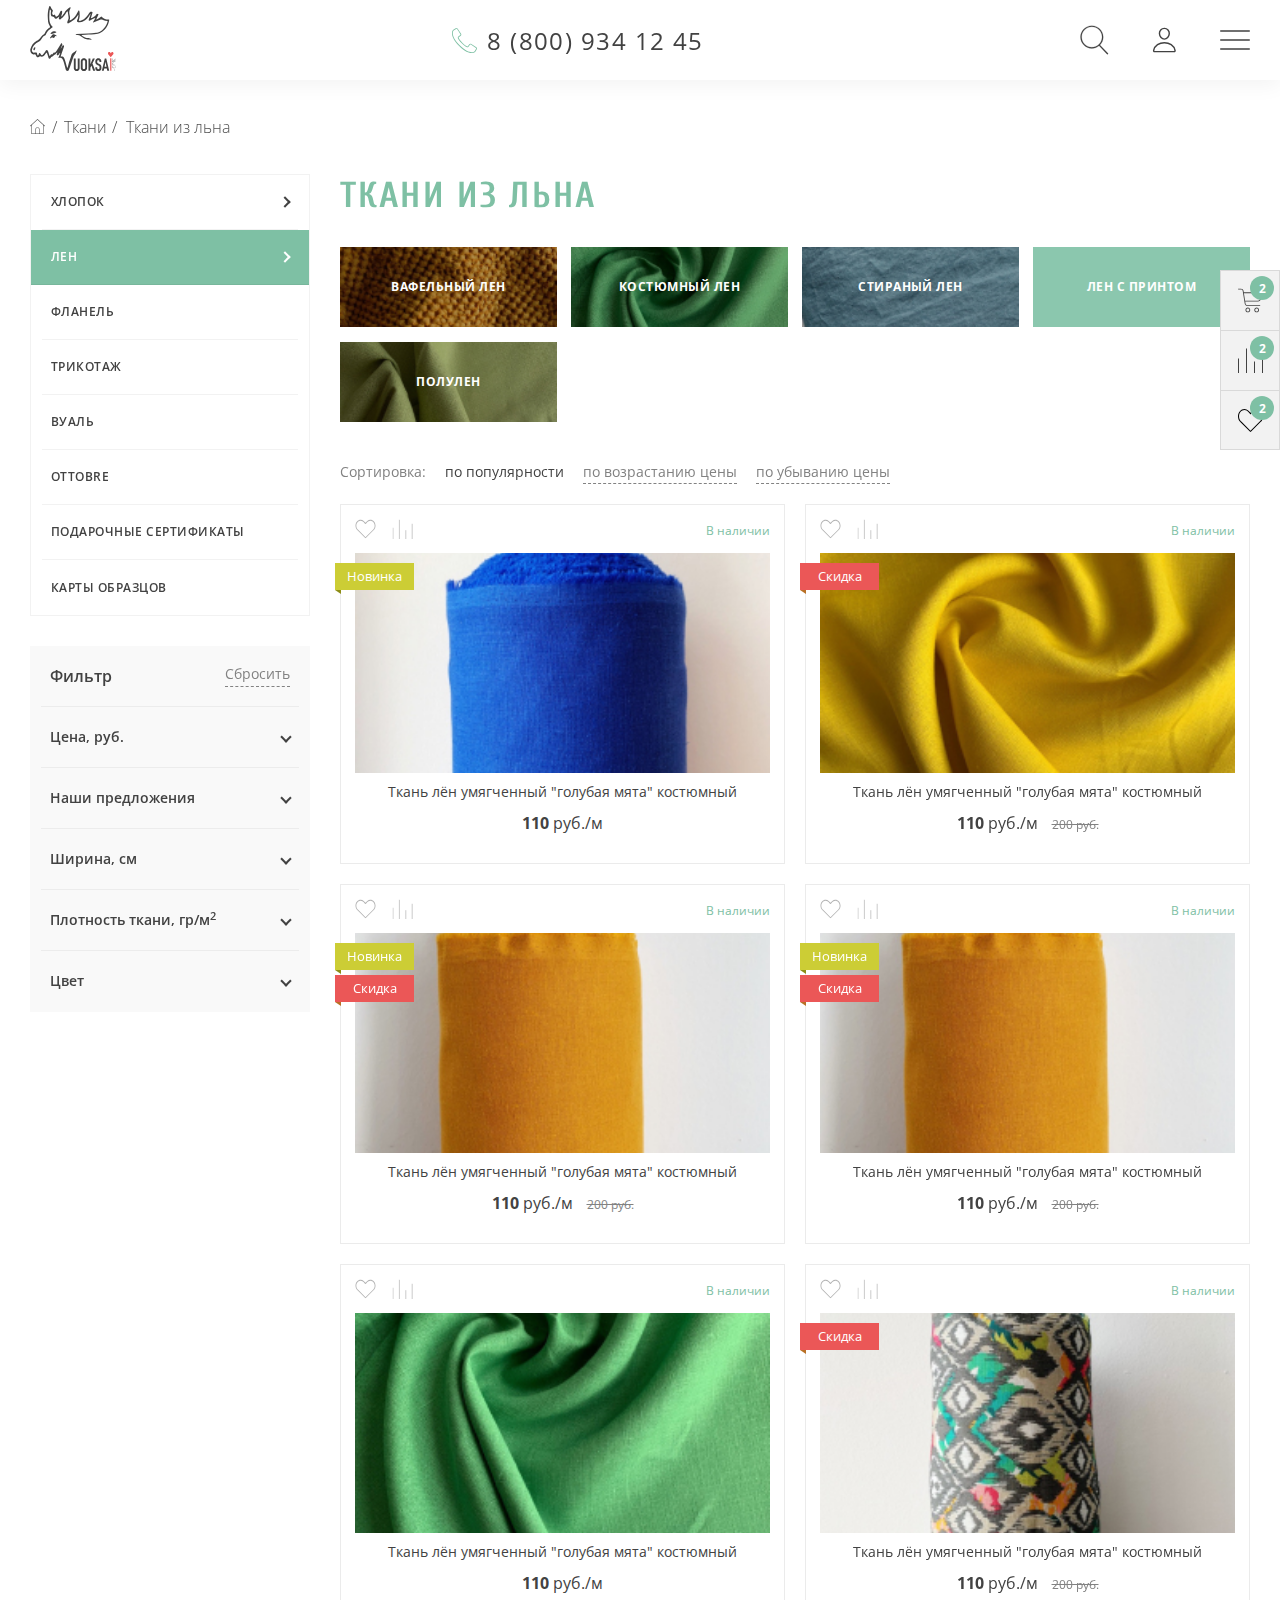
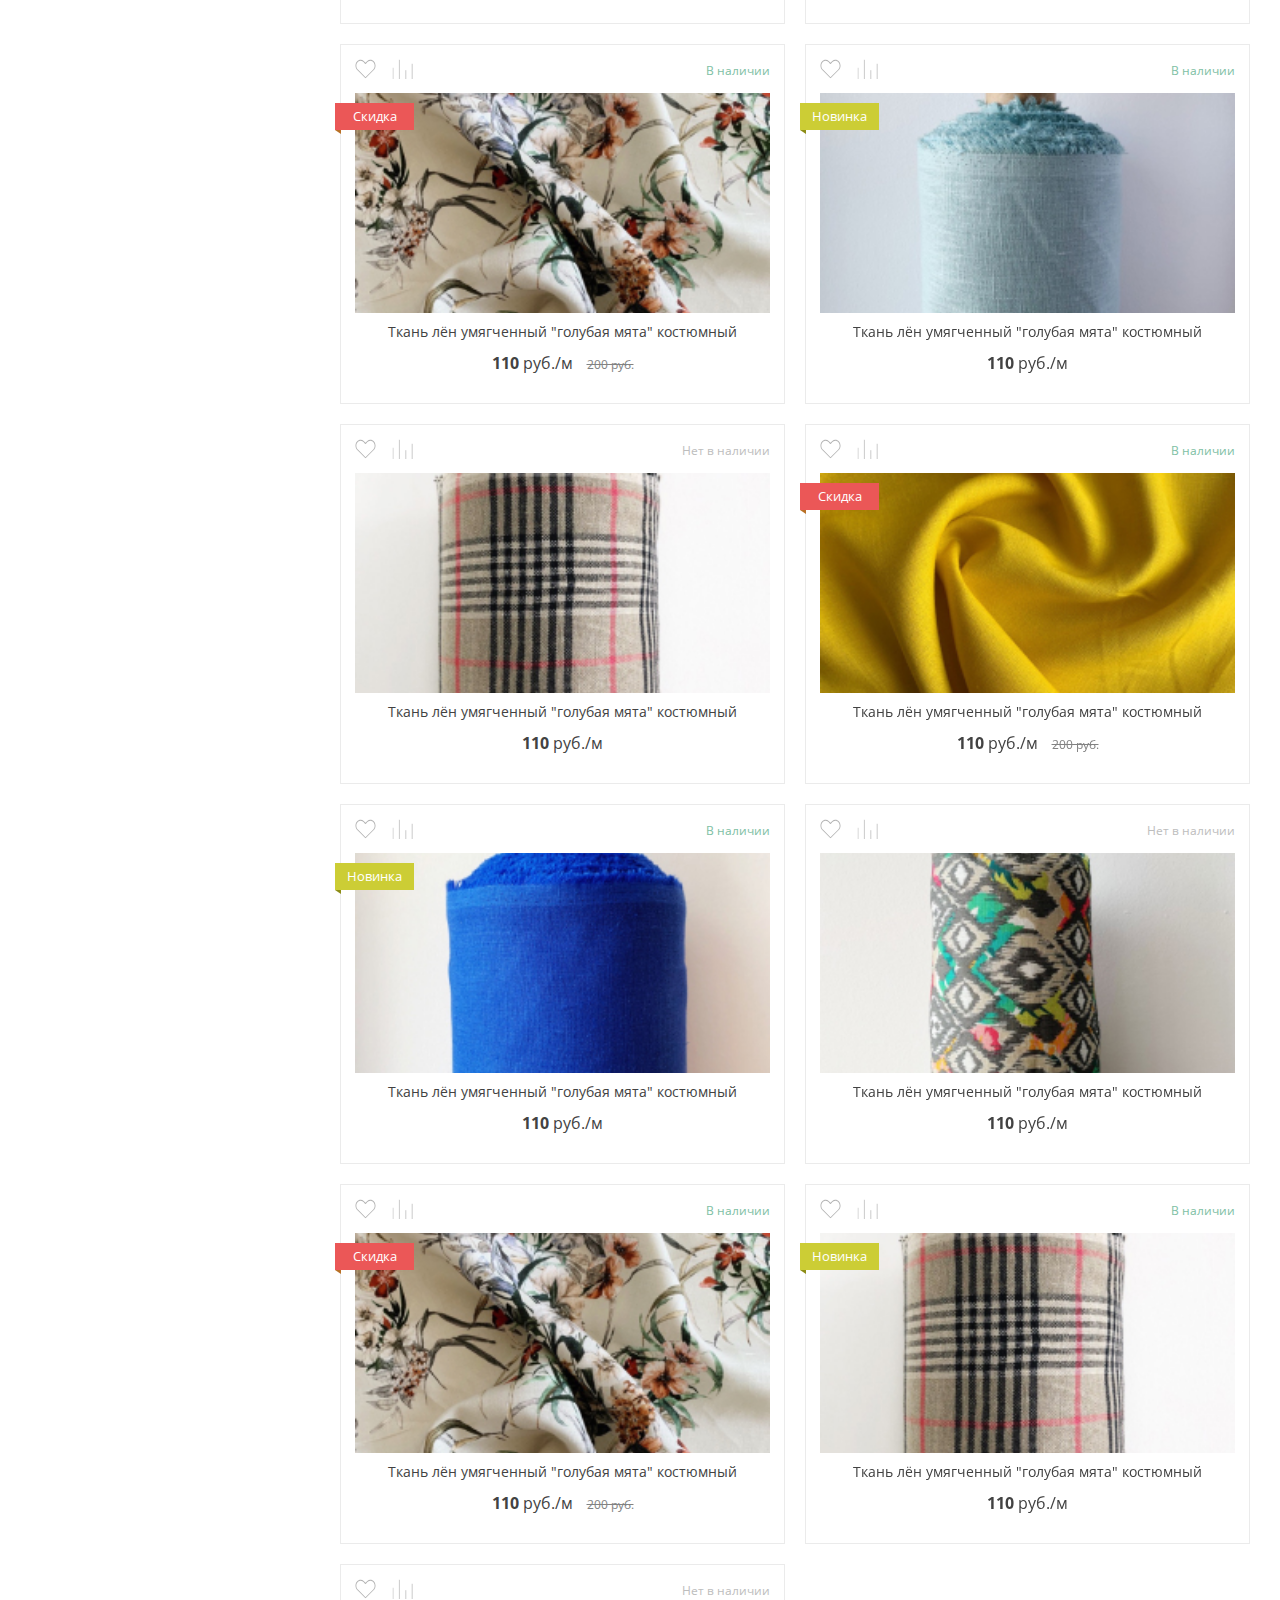
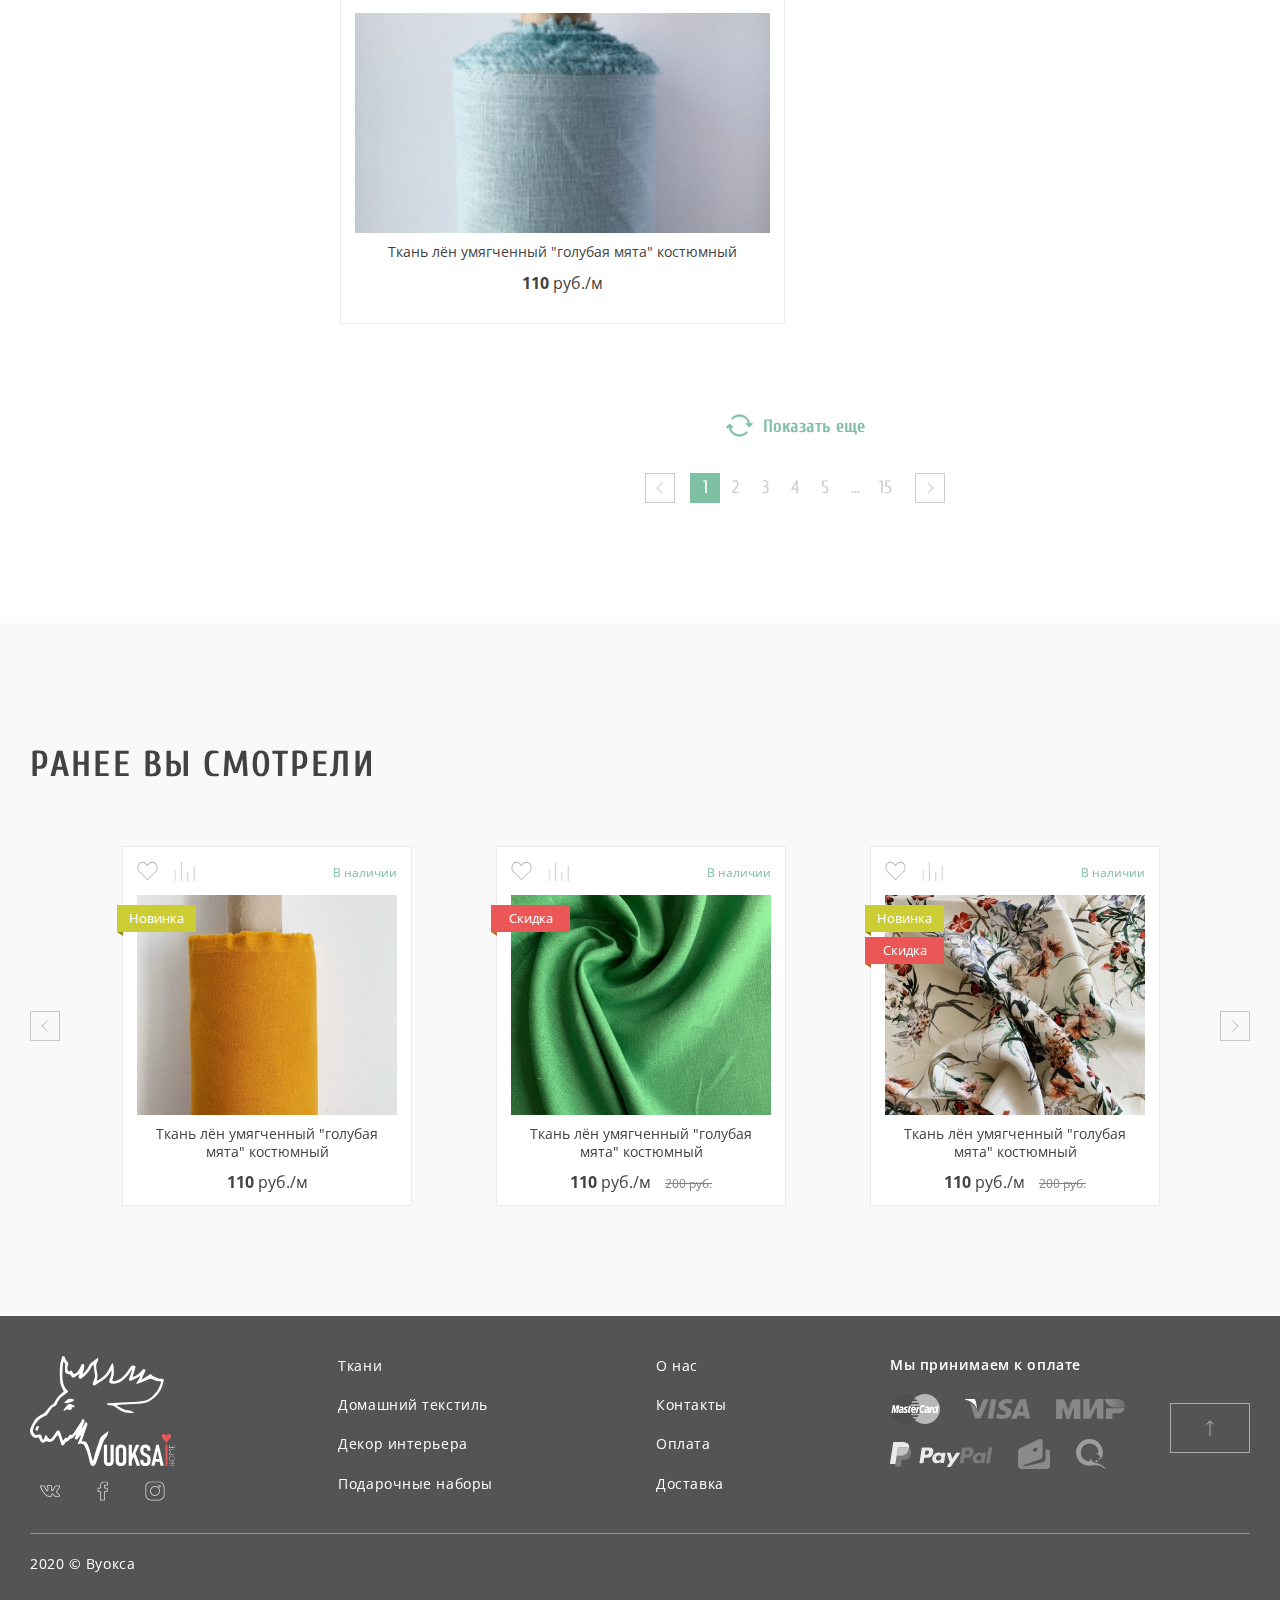
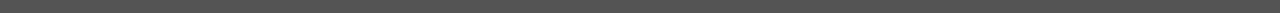
<file: catalog.html>
<!DOCTYPE html>
<html lang="ru">
<head>
  <title>Vuoksa | Дизайнерские решения для вашего дома</title>
  <meta charset="UTF-8">
  <meta name="viewport" content="width=device-width, initial-scale=1, user-scalable=no">
  <meta name="format-detection" content="telephone=no">
  <link rel="stylesheet" href="css/main.css">
</head>
<body id="top">
  <header class="header">
    <div class="wrapper">
      <div class="header__wrapper flex">
        <a href="" class="logo">
          <img src="images/icons.svg#logo-dark" alt="">
        </a>

        <div class="header-content">
          <div class="header-top flex">
            <div class="header-top__block lg-hidden flex">
              <div class="city js-city-change">
                <span>Санкт-Петербург</span>
              </div>
              <a href="" class="header-top__link">Контакты</a>
              <a href="" class="header-top__link">Доставка</a>
            </div>

            <div class="header-top__block flex">
              <a href="" class="phone phone--header">8 (800) 934 12 45</a>
              <button class="btn btn--border btn--header lg-hidden js-call">Заказать звонок</button>
            </div>
          </div>

          <nav class="header-menu scrollable flex" id="menu">
            <div class="menu-top hidden lg-visible">
              <div class="city js-city-change">
                <span>Санкт-Петербург</span>
              </div>
              <i class="menu-close js-menu-close"></i>
            </div>

            <div class="menu-catalog">
              <div class="menu-catalog__title flex hidden lg-visible js-menu-catalog-open">
                <span>Каталог</span>
                <i></i>
              </div>
              <ul class="menu-desktop flex">
                <li class="menu-desktop__item"><a href="">Ткани</a></li>
                <li class="menu-desktop__item"><a href="">Домашний текстиль</a></li>
                <li class="menu-desktop__item"><a href="">Декор интерьера</a></li>
                <li class="menu-desktop__item"><a href="">Подарочные наборы</a></li>
                <li class="menu-desktop__item menu-desktop__item--sale"><a href="">Акции</a></li>
              </ul>
            </div>

            <div class="menu-collapse-icons lg-hidden flex">
              <div class="icon icon--search js-search-open"></div>
              <div class="icon icon--login"></div>
              <div class="icon icon--butter js-butter--desktop"><i></i></div>
            </div>

            <div class="menu-collapse">
              <ul class="menu-collapse__list">
                <li class="menu-collapse__item menu-collapse__item--about"><a href="">О нас</a></li>
                <li class="menu-collapse__item menu-collapse__item--garant"><a href="">Гарантии</a></li>
                <li class="menu-collapse__item menu-collapse__item--wie"><a href="">Как купить</a></li>
                <li class="menu-collapse__item menu-collapse__item--curve"><a href="">Возврат и обмен</a></li>
                <li class="menu-collapse__item menu-collapse__item--pay"><a href="">Оплата</a></li>
                <li class="menu-collapse__item menu-collapse__item--deliv hidden lg-visible"><a href="">Доставка</a></li>
                <li class="menu-collapse__item menu-collapse__item--opt"><a href="">Оптовые продажи</a></li>
                <li class="menu-collapse__item menu-collapse__item--reviews"><a href="">Отзывы на Яндекс Маркете</a></li>
                <li class="menu-collapse__item menu-collapse__item--faq"><a href="">Частые вопросы</a></li>
                <li class="menu-collapse__item menu-collapse__item--contacts hidden lg-visible"><a href="">Контакты</a></li>
              </ul>
            </div>

            <div class="menu-collapse__footer hidden lg-visible">
              <a href="" class="logo logo--menu">
                <img src="images/icons.svg#logo-dark" alt="">
              </a>
              <a href="" class="phone phone--menu">8 (800) 934 12 45</a>
              <button class="btn btn--border btn--header btn--menu js-call">Заказать звонок</button>
            </div>
            
          </nav>
        </div>

        <div class="header-mobile-btns hidden lg-visible">
          <div class="icon icon--mobile icon--search sm-hidden js-search-open"></div>
          <div class="icon icon--mobile icon--login sm-hidden"></div>
          <div class="icon icon--mobile icon--butter js-butter--mobile"><i></i></div>
        </div>
      </div>
    </div>
  </header>

  <main class="main">
    <div class="wrapper">
      <div class="breadcrumbs">
        <a href="" class="breadcrumbs__link breadcrumbs__link--home"></a>
        <a href="" class="breadcrumbs__link">Ткани</a>
        <span class="breadcrumbs__link breadcrumbs__current">Ткани из льна</span>
      </div>

      <div class="main__flex">
        <aside class="sidebar" id="sidebar">
          <div class="sidebar-menu">
            <a href="" class="sidebar-menu__link">Хлопок <span></span></a>
            <a href="" class="sidebar-menu__link sidebar-menu__link--active">Лен <span></span></a>
            <a href="" class="sidebar-menu__link">фланель</a>
            <a href="" class="sidebar-menu__link">трикотаж</a>
            <a href="" class="sidebar-menu__link">вуаль</a>
            <a href="" class="sidebar-menu__link">ottobre</a>
            <a href="" class="sidebar-menu__link">подарочные сертификаты</a>
            <a href="" class="sidebar-menu__link">карты образцов</a>
          </div>

          <div class="filter" id="filter">
            <div class="filter-top flex">
              <strong>Фильтр</strong>
              <span class="filter-reset js-reset-filter">Сбросить</span>
            </div>

            <div class="filter__block">
              <div class="filter__block_title flex js-filter-block-open">
                <strong>Цена, руб.</strong>
                <span></span>
              </div>

              <div class="filter__block_content filter__block--price">
                <div class="price-slider">
                  <div class="price-slider__inputs">
                    от 
                    <input type="text" class="price-slider__input" id="price-slider__input--min">
                    до
                    <input type="text" class="price-slider__input" id="price-slider__input--max">
                  </div>
                  <div id="price-slider" data-min="10" data-max="1000" data-step="10"></div>
                </div>
              </div>
            </div>

            <div class="filter__block">
              <div class="filter__block_title flex js-filter-block-open">
                <strong>Наши предложения</strong>
                <span></span>
              </div>

              <div class="filter__block_content scrollable">
                <label class="filter-check">
                  <input type="checkbox">
                  <span class="filter-check__custom"></span>
                  <span class="filter-check__text">НОВИНКА <span>(58)</span></span>
                </label>
                <label class="filter-check">
                  <input type="checkbox">
                  <span class="filter-check__custom"></span>
                  <span class="filter-check__text">СКИДКА <span>(24)</span></span>
                </label>
              </div>
            </div>

            <div class="filter__block">
              <div class="filter__block_title flex js-filter-block-open">
                <strong>Ширина, см</strong>
                <span></span>
              </div>

              <div class="filter__block_content scrollable">
                <label class="filter-check">
                  <input type="checkbox">
                  <span class="filter-check__custom"></span>
                  <span class="filter-check__text">1,2 <span>(34)</span></span>
                </label>
                <label class="filter-check">
                  <input type="checkbox">
                  <span class="filter-check__custom"></span>
                  <span class="filter-check__text">1,3 <span>(10)</span></span>
                </label>
                <label class="filter-check">
                  <input type="checkbox">
                  <span class="filter-check__custom"></span>
                  <span class="filter-check__text">1,4 <span>(34)</span></span>
                </label>
                <label class="filter-check">
                  <input type="checkbox">
                  <span class="filter-check__custom"></span>
                  <span class="filter-check__text">1,5 <span>(8)</span></span>
                </label>
                <label class="filter-check">
                  <input type="checkbox">
                  <span class="filter-check__custom"></span>
                  <span class="filter-check__text">1,6 <span>(124)</span></span>
                </label>
                <label class="filter-check">
                  <input type="checkbox">
                  <span class="filter-check__custom"></span>
                  <span class="filter-check__text">1,7 <span>(10)</span></span>
                </label>
                <label class="filter-check">
                  <input type="checkbox">
                  <span class="filter-check__custom"></span>
                  <span class="filter-check__text">1,8 <span>(13)</span></span>
                </label>
                <label class="filter-check">
                  <input type="checkbox">
                  <span class="filter-check__custom"></span>
                  <span class="filter-check__text">1,9 <span>(15)</span></span>
                </label>
                <label class="filter-check">
                  <input type="checkbox">
                  <span class="filter-check__custom"></span>
                  <span class="filter-check__text">2,0 <span>(10)</span></span>
                </label>
              </div>
            </div>

            <div class="filter__block">
              <div class="filter__block_title flex js-filter-block-open">
                <strong>Плотность ткани, гр/м<sup>2</sup></strong>
                <span></span>
              </div>

              <div class="filter__block_content scrollable">
                <label class="filter-check">
                  <input type="checkbox">
                  <span class="filter-check__custom"></span>
                  <span class="filter-check__text">1,2 <span>(34)</span></span>
                </label>
                <label class="filter-check">
                  <input type="checkbox">
                  <span class="filter-check__custom"></span>
                  <span class="filter-check__text">1,3 <span>(10)</span></span>
                </label>
                <label class="filter-check">
                  <input type="checkbox">
                  <span class="filter-check__custom"></span>
                  <span class="filter-check__text">1,4 <span>(34)</span></span>
                </label>
                <label class="filter-check">
                  <input type="checkbox">
                  <span class="filter-check__custom"></span>
                  <span class="filter-check__text">1,5 <span>(8)</span></span>
                </label>
                <label class="filter-check">
                  <input type="checkbox">
                  <span class="filter-check__custom"></span>
                  <span class="filter-check__text">1,6 <span>(124)</span></span>
                </label>
                <label class="filter-check">
                  <input type="checkbox">
                  <span class="filter-check__custom"></span>
                  <span class="filter-check__text">1,7 <span>(10)</span></span>
                </label>
              </div>
            </div>

            <div class="filter__block">
              <div class="filter__block_title flex js-filter-block-open">
                <strong>Цвет</strong>
                <span></span>
              </div>

              <div class="filter__block_content scrollable">
                <label class="filter-check">
                  <input type="checkbox">
                  <span class="filter-check__custom"></span>
                  <span class="filter-check__text">синий</span>
                </label>
                <label class="filter-check">
                  <input type="checkbox">
                  <span class="filter-check__custom"></span>
                  <span class="filter-check__text">красный</span>
                </label>
                <label class="filter-check">
                  <input type="checkbox">
                  <span class="filter-check__custom"></span>
                  <span class="filter-check__text">зеленый</span>
                </label>
                <label class="filter-check">
                  <input type="checkbox">
                  <span class="filter-check__custom"></span>
                  <span class="filter-check__text">голубой</span>
                </label>
              </div>
            </div>
          </div>
        </aside>

        <div class="content">
          <h2 class="content__title">Ткани из льна</h2>
          
          <div class="rubrics">
            <div class="rubric">
              <div class="rubric__container">
                <img src="images/vaf-len.jpg" alt="">
                <span>вафельный лен</span>
              </div>
            </div>
            <div class="rubric">
              <div class="rubric__container">
                <img src="images/kostum-len.jpg" alt="">
                <span>костюмный лен</span>
              </div>
            </div>
            <div class="rubric">
              <div class="rubric__container">
                <img src="images/stir-len.jpg" alt="">
                <span>стираный лен</span>
              </div>
            </div>
            <div class="rubric">
              <div class="rubric__container">
                <img src="images/print-len.jpg" alt="">
                <span>лен с принтом</span>
              </div>
            </div>
            <div class="rubric">
              <div class="rubric__container">
                <img src="images/polulen.jpg" alt="">
                <span>полулен</span>
              </div>
            </div>
          </div>
          
          <div class="sort-block flex">
            <div class="filter-mobile hidden md-visible" id="filter-mobile">
              <div class="filter-btn js-filter-open">Фильтр</div>
            </div>
            <div class="sort js-sort">
              <span class="sort__span">Сортировка:</span>
              <div class="sort__block">
                <span class="sort__item active">по популярности</span>
                <span class="sort__item">по возрастанию цены</span>
                <span class="sort__item">по убыванию цены</span>
              </div>
            </div>
          </div>
          

          <div class="catalog">
            <div class="item">
              <div class="item__container">
                <div class="item-top">
                  <div class="item-icon item-wish">
                    <span class="item-wish__icon wish-heart js-wish-add"></span>
                    <span class="item-icon__hint">Отложить</span>
                  </div>
                  <div class="item-icon item-compare">
                    <span class="item-compare__icon js-compare-add"></span>
                    <span class="item-icon__hint">Сравнить</span>
                  </div>
                  <div class="item-status">
                    <span class="item-status-text item-status--true">В наличии</span>
                  </div>
                </div>
                <div class="item__img"><img src="images/item1.jpg" alt=""></div>
                <a href="" class="item__link">Ткань лён умягченный "голубая мята" костюмный</a>
                <div class="item__price">
                  <span class="item__price--current"><strong>110</strong> руб./м</span>
                </div>

                <div class="item-bottom item-btn-container">
                  <div class="counter item-counter" data-step="0.1">
                    <i class="counter-btn counter-minus"></i>
                    <input class="counter-value" value="4.1">
                    <i class="counter-btn counter-plus"></i>
                  </div>

                  <span class="btn btn--full item__btn item__btn--cart js-cart-add">
                    <i></i>
                    <span class="item__btn_price"> 500 ₽</span>
                    <span class="item__btn_incart"> В корзине</span>
                  </span>
                </div>

                <div class="item-labels">
                  <span class="item-label item-label--new">Новинка</span>
                </div>
              </div>
            </div>

            <div class="item">
              <div class="item__container">
                <div class="item-top">
                  <div class="item-icon item-wish">
                    <span class="item-wish__icon wish-heart js-wish-add"></span>
                    <span class="item-icon__hint">Отложить</span>
                  </div>
                  <div class="item-icon item-compare">
                    <span class="item-compare__icon js-compare-add"></span>
                    <span class="item-icon__hint">Сравнить</span>
                  </div>
                  <div class="item-status">
                    <span class="item-status-text item-status--true">В наличии</span>
                  </div>
                </div>
                <div class="item__img"><img src="images/item2.jpg" alt=""></div>
                <a href="" class="item__link">Ткань лён умягченный "голубая мята" костюмный</a>
                <div class="item__price">
                  <span class="item__price--current"><strong>110</strong> руб./м</span>
                  <span class="item__price--old">200 руб.</span>
                </div>

                <div class="item-bottom item-btn-container">
                  <div class="counter item-counter" data-step="0.1">
                    <i class="counter-btn counter-minus"></i>
                    <input class="counter-value" value="4.1">
                    <i class="counter-btn counter-plus"></i>
                  </div>

                  <span class="btn btn--full item__btn item__btn--cart js-cart-add">
                    <i></i>
                    <span class="item__btn_price"> 500 ₽</span>
                    <span class="item__btn_incart"> В корзине</span>
                  </span>
                </div>

                <div class="item-labels">
                  <span class="item-label item-label--sale">Скидка</span>
                </div>
              </div>
            </div>

            <div class="item">
              <div class="item__container">
                <div class="item-top">
                  <div class="item-icon item-wish">
                    <span class="item-wish__icon wish-heart js-wish-add"></span>
                    <span class="item-icon__hint">Отложить</span>
                  </div>
                  <div class="item-icon item-compare">
                    <span class="item-compare__icon js-compare-add"></span>
                    <span class="item-icon__hint">Сравнить</span>
                  </div>
                  <div class="item-status">
                    <span class="item-status-text item-status--true">В наличии</span>
                  </div>
                </div>
                <div class="item__img"><img src="images/item3.jpg" alt=""></div>
                <a href="" class="item__link">Ткань лён умягченный "голубая мята" костюмный</a>
                <div class="item__price">
                  <span class="item__price--current"><strong>110</strong> руб./м</span>
                  <span class="item__price--old">200 руб.</span>
                </div>

                <div class="item-bottom item-btn-container">
                  <div class="counter item-counter" data-step="0.1">
                    <i class="counter-btn counter-minus"></i>
                    <input class="counter-value" value="4.1">
                    <i class="counter-btn counter-plus"></i>
                  </div>

                  <span class="btn btn--full item__btn item__btn--cart js-cart-add">
                    <i></i>
                    <span class="item__btn_price"> 500 ₽</span>
                    <span class="item__btn_incart"> В корзине</span>
                  </span>
                </div>

                <div class="item-labels">
                  <span class="item-label item-label--new">Новинка</span>
                  <span class="item-label item-label--sale">Скидка</span>
                </div>
              </div>
            </div>

            <div class="item">
              <div class="item__container">
                <div class="item-top">
                  <div class="item-icon item-wish">
                    <span class="item-wish__icon wish-heart js-wish-add"></span>
                    <span class="item-icon__hint">Отложить</span>
                  </div>
                  <div class="item-icon item-compare">
                    <span class="item-compare__icon js-compare-add"></span>
                    <span class="item-icon__hint">Сравнить</span>
                  </div>
                  <div class="item-status">
                    <span class="item-status-text item-status--true">В наличии</span>
                  </div>
                </div>
                <div class="item__img"><img src="images/item3.jpg" alt=""></div>
                <a href="" class="item__link">Ткань лён умягченный "голубая мята" костюмный</a>
                <div class="item__price">
                  <span class="item__price--current"><strong>110</strong> руб./м</span>
                  <span class="item__price--old">200 руб.</span>
                </div>

                <div class="item-bottom item-btn-container">
                  <div class="counter item-counter" data-step="0.1">
                    <i class="counter-btn counter-minus"></i>
                    <input class="counter-value" value="4.1">
                    <i class="counter-btn counter-plus"></i>
                  </div>

                  <span class="btn btn--full item__btn item__btn--cart js-cart-add">
                    <i></i>
                    <span class="item__btn_price"> 500 ₽</span>
                    <span class="item__btn_incart"> В корзине</span>
                  </span>
                </div>

                <div class="item-labels">
                  <span class="item-label item-label--new">Новинка</span>
                  <span class="item-label item-label--sale">Скидка</span>
                </div>
              </div>
            </div>

            <div class="item">
              <div class="item__container">
                <div class="item-top">
                  <div class="item-icon item-wish">
                    <span class="item-wish__icon wish-heart js-wish-add"></span>
                    <span class="item-icon__hint">Отложить</span>
                  </div>
                  <div class="item-icon item-compare">
                    <span class="item-compare__icon js-compare-add"></span>
                    <span class="item-icon__hint">Сравнить</span>
                  </div>
                  <div class="item-status">
                    <span class="item-status-text item-status--true">В наличии</span>
                  </div>
                </div>
                <div class="item__img"><img src="images/item5.jpg" alt=""></div>
                <a href="" class="item__link">Ткань лён умягченный "голубая мята" костюмный</a>
                <div class="item__price">
                  <span class="item__price--current"><strong>110</strong> руб./м</span>
                </div>

                <div class="item-bottom item-btn-container">
                  <div class="counter item-counter" data-step="0.1">
                    <i class="counter-btn counter-minus"></i>
                    <input class="counter-value" value="4.1">
                    <i class="counter-btn counter-plus"></i>
                  </div>

                  <span class="btn btn--full item__btn item__btn--cart js-cart-add">
                    <i></i>
                    <span class="item__btn_price"> 500 ₽</span>
                    <span class="item__btn_incart"> В корзине</span>
                  </span>
                </div>
              </div>
            </div>

            <div class="item">
              <div class="item__container">
                <div class="item-top">
                  <div class="item-icon item-wish">
                    <span class="item-wish__icon wish-heart js-wish-add"></span>
                    <span class="item-icon__hint">Отложить</span>
                  </div>
                  <div class="item-icon item-compare">
                    <span class="item-compare__icon js-compare-add"></span>
                    <span class="item-icon__hint">Сравнить</span>
                  </div>
                  <div class="item-status">
                    <span class="item-status-text item-status--true">В наличии</span>
                  </div>
                </div>
                <div class="item__img"><img src="images/item6.jpg" alt=""></div>
                <a href="" class="item__link">Ткань лён умягченный "голубая мята" костюмный</a>
                <div class="item__price">
                  <span class="item__price--current"><strong>110</strong> руб./м</span>
                  <span class="item__price--old">200 руб.</span>
                </div>

                <div class="item-bottom item-btn-container">
                  <div class="counter item-counter" data-step="0.1">
                    <i class="counter-btn counter-minus"></i>
                    <input class="counter-value" value="4.1">
                    <i class="counter-btn counter-plus"></i>
                  </div>

                  <span class="btn btn--full item__btn item__btn--cart js-cart-add">
                    <i></i>
                    <span class="item__btn_price"> 500 ₽</span>
                    <span class="item__btn_incart"> В корзине</span>
                  </span>
                </div>

                <div class="item-labels">
                  <span class="item-label item-label--sale">Скидка</span>
                </div>
              </div>
            </div>

            <div class="item">
              <div class="item__container">
                <div class="item-top">
                  <div class="item-icon item-wish">
                    <span class="item-wish__icon wish-heart js-wish-add"></span>
                    <span class="item-icon__hint">Отложить</span>
                  </div>
                  <div class="item-icon item-compare">
                    <span class="item-compare__icon js-compare-add"></span>
                    <span class="item-icon__hint">Сравнить</span>
                  </div>
                  <div class="item-status">
                    <span class="item-status-text item-status--true">В наличии</span>
                  </div>
                </div>
                <div class="item__img"><img src="images/item7.jpg" alt=""></div>
                <a href="" class="item__link">Ткань лён умягченный "голубая мята" костюмный</a>
                <div class="item__price">
                  <span class="item__price--current"><strong>110</strong> руб./м</span>
                  <span class="item__price--old">200 руб.</span>
                </div>

                <div class="item-bottom item-btn-container">
                  <div class="counter item-counter" data-step="0.1">
                    <i class="counter-btn counter-minus"></i>
                    <input class="counter-value" value="4.1">
                    <i class="counter-btn counter-plus"></i>
                  </div>

                  <span class="btn btn--full item__btn item__btn--cart js-cart-add">
                    <i></i>
                    <span class="item__btn_price"> 500 ₽</span>
                    <span class="item__btn_incart"> В корзине</span>
                  </span>
                </div>

                <div class="item-labels">
                  <span class="item-label item-label--sale">Скидка</span>
                </div>
              </div>
            </div>

            <div class="item">
              <div class="item__container">
                <div class="item-top">
                  <div class="item-icon item-wish">
                    <span class="item-wish__icon wish-heart js-wish-add"></span>
                    <span class="item-icon__hint">Отложить</span>
                  </div>
                  <div class="item-icon item-compare">
                    <span class="item-compare__icon js-compare-add"></span>
                    <span class="item-icon__hint">Сравнить</span>
                  </div>
                  <div class="item-status">
                    <span class="item-status-text item-status--true">В наличии</span>
                  </div>
                </div>
                <div class="item__img"><img src="images/item8.jpg" alt=""></div>
                <a href="" class="item__link">Ткань лён умягченный "голубая мята" костюмный</a>
                <div class="item__price">
                  <span class="item__price--current"><strong>110</strong> руб./м</span>
                </div>

                <div class="item-bottom item-btn-container">
                  <div class="counter item-counter" data-step="0.1">
                    <i class="counter-btn counter-minus"></i>
                    <input class="counter-value" value="4.1">
                    <i class="counter-btn counter-plus"></i>
                  </div>

                  <span class="btn btn--full item__btn item__btn--cart js-cart-add">
                    <i></i>
                    <span class="item__btn_price"> 500 ₽</span>
                    <span class="item__btn_incart"> В корзине</span>
                  </span>
                </div>

                <div class="item-labels">
                  <span class="item-label item-label--new">Новинка</span>
                </div>
              </div>
            </div>

            <div class="item">
              <div class="item__container">
                <div class="item-top">
                  <div class="item-icon item-wish">
                    <span class="item-wish__icon wish-heart js-wish-add"></span>
                    <span class="item-icon__hint">Отложить</span>
                  </div>
                  <div class="item-icon item-compare">
                    <span class="item-compare__icon js-compare-add"></span>
                    <span class="item-icon__hint">Сравнить</span>
                  </div>
                  <div class="item-status">
                    <span class="item-status-text item-status--false">Нет в наличии</span>
                  </div>
                </div>
                <div class="item__img"><img src="images/item9.jpg" alt=""></div>
                <a href="" class="item__link">Ткань лён умягченный "голубая мята" костюмный</a>
                <div class="item__price">
                  <span class="item__price--current"><strong>110</strong> руб./м</span>
                </div>

                <div class="item-bottom item-btn-container">
                  <div class="counter item-counter" data-step="0.1">
                    <i class="counter-btn counter-minus"></i>
                    <input class="counter-value" value="4.1">
                    <i class="counter-btn counter-plus"></i>
                  </div>

                  <span class="btn btn--full item__btn item__btn--cart js-cart-add">
                    предзаказ
                  </span>
                </div>
              </div>
            </div>

            <div class="item">
              <div class="item__container">
                <div class="item-top">
                  <div class="item-icon item-wish">
                    <span class="item-wish__icon wish-heart js-wish-add"></span>
                    <span class="item-icon__hint">Отложить</span>
                  </div>
                  <div class="item-icon item-compare">
                    <span class="item-compare__icon js-compare-add"></span>
                    <span class="item-icon__hint">Сравнить</span>
                  </div>
                  <div class="item-status">
                    <span class="item-status-text item-status--true">В наличии</span>
                  </div>
                </div>
                <div class="item__img"><img src="images/item2.jpg" alt=""></div>
                <a href="" class="item__link">Ткань лён умягченный "голубая мята" костюмный</a>
                <div class="item__price">
                  <span class="item__price--current"><strong>110</strong> руб./м</span>
                  <span class="item__price--old">200 руб.</span>
                </div>

                <div class="item-bottom item-btn-container">
                  <div class="counter item-counter" data-step="0.1">
                    <i class="counter-btn counter-minus"></i>
                    <input class="counter-value" value="4.1">
                    <i class="counter-btn counter-plus"></i>
                  </div>

                  <span class="btn btn--full item__btn item__btn--cart js-cart-add">
                    <i></i>
                    <span class="item__btn_price"> 500 ₽</span>
                    <span class="item__btn_incart"> В корзине</span>
                  </span>
                </div>

                <div class="item-labels">
                  <span class="item-label item-label--sale">Скидка</span>
                </div>
              </div>
            </div>

            <div class="item">
              <div class="item__container">
                <div class="item-top">
                  <div class="item-icon item-wish">
                    <span class="item-wish__icon wish-heart js-wish-add"></span>
                    <span class="item-icon__hint">Отложить</span>
                  </div>
                  <div class="item-icon item-compare">
                    <span class="item-compare__icon js-compare-add"></span>
                    <span class="item-icon__hint">Сравнить</span>
                  </div>
                  <div class="item-status">
                    <span class="item-status-text item-status--true">В наличии</span>
                  </div>
                </div>
                <div class="item__img"><img src="images/item1.jpg" alt=""></div>
                <a href="" class="item__link">Ткань лён умягченный "голубая мята" костюмный</a>
                <div class="item__price">
                  <span class="item__price--current"><strong>110</strong> руб./м</span>
                </div>

                <div class="item-bottom item-btn-container">
                  <div class="counter item-counter" data-step="0.1">
                    <i class="counter-btn counter-minus"></i>
                    <input class="counter-value" value="4.1">
                    <i class="counter-btn counter-plus"></i>
                  </div>

                  <span class="btn btn--full item__btn item__btn--cart js-cart-add">
                    <i></i>
                    <span class="item__btn_price"> 500 ₽</span>
                    <span class="item__btn_incart"> В корзине</span>
                  </span>
                </div>

                <div class="item-labels">
                  <span class="item-label item-label--new">Новинка</span>
                </div>
              </div>
            </div>

            <div class="item">
              <div class="item__container">
                <div class="item-top">
                  <div class="item-icon item-wish">
                    <span class="item-wish__icon wish-heart js-wish-add"></span>
                    <span class="item-icon__hint">Отложить</span>
                  </div>
                  <div class="item-icon item-compare">
                    <span class="item-compare__icon js-compare-add"></span>
                    <span class="item-icon__hint">Сравнить</span>
                  </div>
                  <div class="item-status">
                    <span class="item-status-text item-status--false">Нет в наличии</span>
                  </div>
                </div>
                <div class="item__img"><img src="images/item6.jpg" alt=""></div>
                <a href="" class="item__link">Ткань лён умягченный "голубая мята" костюмный</a>
                <div class="item__price">
                  <span class="item__price--current"><strong>110</strong> руб./м</span>
                </div>

                <div class="item-bottom item-btn-container">
                  <div class="counter item-counter" data-step="0.1">
                    <i class="counter-btn counter-minus"></i>
                    <input class="counter-value" value="4.1">
                    <i class="counter-btn counter-plus"></i>
                  </div>

                  <span class="btn btn--full item__btn item__btn--cart js-cart-add">
                    предзаказ
                  </span>
                </div>
              </div>
            </div>

            <div class="item">
              <div class="item__container">
                <div class="item-top">
                  <div class="item-icon item-wish">
                    <span class="item-wish__icon wish-heart js-wish-add"></span>
                    <span class="item-icon__hint">Отложить</span>
                  </div>
                  <div class="item-icon item-compare">
                    <span class="item-compare__icon js-compare-add"></span>
                    <span class="item-icon__hint">Сравнить</span>
                  </div>
                  <div class="item-status">
                    <span class="item-status-text item-status--true">В наличии</span>
                  </div>
                </div>
                <div class="item__img"><img src="images/item7.jpg" alt=""></div>
                <a href="" class="item__link">Ткань лён умягченный "голубая мята" костюмный</a>
                <div class="item__price">
                  <span class="item__price--current"><strong>110</strong> руб./м</span>
                  <span class="item__price--old">200 руб.</span>
                </div>

                <div class="item-bottom item-btn-container">
                  <div class="counter item-counter" data-step="0.1">
                    <i class="counter-btn counter-minus"></i>
                    <input class="counter-value" value="4.1">
                    <i class="counter-btn counter-plus"></i>
                  </div>

                  <span class="btn btn--full item__btn item__btn--cart js-cart-add">
                    <i></i>
                    <span class="item__btn_price"> 500 ₽</span>
                    <span class="item__btn_incart"> В корзине</span>
                  </span>
                </div>

                <div class="item-labels">
                  <span class="item-label item-label--sale">Скидка</span>
                </div>
              </div>
            </div>

            <div class="item">
              <div class="item__container">
                <div class="item-top">
                  <div class="item-icon item-wish">
                    <span class="item-wish__icon wish-heart js-wish-add"></span>
                    <span class="item-icon__hint">Отложить</span>
                  </div>
                  <div class="item-icon item-compare">
                    <span class="item-compare__icon js-compare-add"></span>
                    <span class="item-icon__hint">Сравнить</span>
                  </div>
                  <div class="item-status">
                    <span class="item-status-text item-status--true">В наличии</span>
                  </div>
                </div>
                <div class="item__img"><img src="images/item9.jpg" alt=""></div>
                <a href="" class="item__link">Ткань лён умягченный "голубая мята" костюмный</a>
                <div class="item__price">
                  <span class="item__price--current"><strong>110</strong> руб./м</span>
                </div>

                <div class="item-bottom item-btn-container">
                  <div class="counter item-counter" data-step="0.1">
                    <i class="counter-btn counter-minus"></i>
                    <input class="counter-value" value="4.1">
                    <i class="counter-btn counter-plus"></i>
                  </div>

                  <span class="btn btn--full item__btn item__btn--cart js-cart-add">
                    <i></i>
                    <span class="item__btn_price"> 500 ₽</span>
                    <span class="item__btn_incart"> В корзине</span>
                  </span>
                </div>

                <div class="item-labels">
                  <span class="item-label item-label--new">Новинка</span>
                </div>
              </div>
            </div>

            <div class="item">
              <div class="item__container">
                <div class="item-top">
                  <div class="item-icon item-wish">
                    <span class="item-wish__icon wish-heart js-wish-add"></span>
                    <span class="item-icon__hint">Отложить</span>
                  </div>
                  <div class="item-icon item-compare">
                    <span class="item-compare__icon js-compare-add"></span>
                    <span class="item-icon__hint">Сравнить</span>
                  </div>
                  <div class="item-status">
                    <span class="item-status-text item-status--false">Нет в наличии</span>
                  </div>
                </div>
                <div class="item__img"><img src="images/item8.jpg" alt=""></div>
                <a href="" class="item__link">Ткань лён умягченный "голубая мята" костюмный</a>
                <div class="item__price">
                  <span class="item__price--current"><strong>110</strong> руб./м</span>
                </div>

                <div class="item-bottom item-btn-container">
                  <div class="counter item-counter" data-step="0.1">
                    <i class="counter-btn counter-minus"></i>
                    <input class="counter-value" value="4.1">
                    <i class="counter-btn counter-plus"></i>
                  </div>

                  <span class="btn btn--full item__btn item__btn--cart js-cart-add">
                    предзаказ
                  </span>
                </div>
              </div>
            </div>
          </div>

          <div class="btn-more">
            <div class="btn-more__container">
              <i></i><span>Показать еще</span>
            </div>
          </div>

          <div class="pagination">
            <a href="" class="arrow pagination__arrow pagination__arrow--prev"></a>
            <a href="" class="pagination__link active">1</a>
            <a href="" class="pagination__link">2</a>
            <a href="" class="pagination__link">3</a>
            <a href="" class="pagination__link">4</a>
            <a href="" class="pagination__link">5</a>
            <a href="" class="pagination__link">...</a>
            <a href="" class="pagination__link">15</a>
            <a href="" class="arrow pagination__arrow pagination__arrow--next"></a>
          </div>
        </div>
      </div>
    </div>
  </main>

  <section class="section previously">
    <div class="wrapper">
      <h2 class="section__title">Ранее вы смотрели</h2>
      <div class="slider js-slider">
        <div class="slide">
          <div class="item">
            <div class="item__container">
              <div class="item-top">
                <div class="item-icon item-wish">
                  <span class="item-wish__icon wish-heart js-wish-add"></span>
                  <span class="item-icon__hint">Отложить</span>
                </div>
                <div class="item-icon item-compare">
                  <span class="item-compare__icon js-compare-add"></span>
                  <span class="item-icon__hint">Сравнить</span>
                </div>
                <div class="item-status">
                  <span class="item-status-text item-status--true">В наличии</span>
                </div>
              </div>
              <div class="item__img"><img src="images/item3.jpg" alt=""></div>
              <a href="" class="item__link">Ткань лён умягченный "голубая мята" костюмный</a>
              <div class="item__price">
                <span class="item__price--current"><strong>110</strong> руб./м</span>
              </div>

              <div class="item-bottom item-btn-container">
                <div class="counter item-counter" data-step="0.1">
                  <i class="counter-btn counter-minus"></i>
                  <input class="counter-value" value="4.1">
                  <i class="counter-btn counter-plus"></i>
                </div>

                <span class="btn btn--full item__btn item__btn--cart js-cart-add">
                  <i></i>
                  <span class="item__btn_price"> 500 ₽</span>
                  <span class="item__btn_incart"> В корзине</span>
                </span>
              </div>

              <div class="item-labels">
                <span class="item-label item-label--new">Новинка</span>
              </div>
            </div>
          </div>
        </div>

        <div class="slide">
          <div class="item">
            <div class="item__container">
              <div class="item-top">
                <div class="item-icon item-wish">
                  <span class="item-wish__icon wish-heart js-wish-add"></span>
                  <span class="item-icon__hint">Отложить</span>
                </div>
                <div class="item-icon item-compare">
                  <span class="item-compare__icon js-compare-add"></span>
                  <span class="item-icon__hint">Сравнить</span>
                </div>
                <div class="item-status">
                  <span class="item-status-text item-status--true">В наличии</span>
                </div>
              </div>
              <div class="item__img"><img src="images/item5.jpg" alt=""></div>
              <a href="" class="item__link">Ткань лён умягченный "голубая мята" костюмный</a>
              <div class="item__price">
                <span class="item__price--current"><strong>110</strong> руб./м</span>
                <span class="item__price--old">200 руб.</span>
              </div>

              <div class="item-bottom item-btn-container">
                <div class="counter item-counter" data-step="0.1">
                  <i class="counter-btn counter-minus"></i>
                  <input class="counter-value" value="4.1">
                  <i class="counter-btn counter-plus"></i>
                </div>

                <span class="btn btn--full item__btn item__btn--cart js-cart-add">
                  <i></i>
                  <span class="item__btn_price"> 500 ₽</span>
                  <span class="item__btn_incart"> В корзине</span>
                </span>
              </div>

              <div class="item-labels">
                <span class="item-label item-label--sale">Скидка</span>
              </div>
            </div>
          </div>
        </div>

        <div class="slide">
          <div class="item">
            <div class="item__container">
              <div class="item-top">
                <div class="item-icon item-wish">
                  <span class="item-wish__icon wish-heart js-wish-add"></span>
                  <span class="item-icon__hint">Отложить</span>
                </div>
                <div class="item-icon item-compare">
                  <span class="item-compare__icon js-compare-add"></span>
                  <span class="item-icon__hint">Сравнить</span>
                </div>
                <div class="item-status">
                  <span class="item-status-text item-status--true">В наличии</span>
                </div>
              </div>
              <div class="item__img"><img src="images/item7.jpg" alt=""></div>
              <a href="" class="item__link">Ткань лён умягченный "голубая мята" костюмный</a>
              <div class="item__price">
                <span class="item__price--current"><strong>110</strong> руб./м</span>
                <span class="item__price--old">200 руб.</span>
              </div>

              <div class="item-bottom item-btn-container">
                <div class="counter item-counter" data-step="0.1">
                  <i class="counter-btn counter-minus"></i>
                  <input class="counter-value" value="4.1">
                  <i class="counter-btn counter-plus"></i>
                </div>

                <span class="btn btn--full item__btn item__btn--cart js-cart-add">
                  <i></i>
                  <span class="item__btn_price"> 500 ₽</span>
                  <span class="item__btn_incart"> В корзине</span>
                </span>
              </div>

              <div class="item-labels">
                <span class="item-label item-label--new">Новинка</span>
                <span class="item-label item-label--sale">Скидка</span>
              </div>
            </div>
          </div>
        </div>

        <div class="slide">
          <div class="item">
            <div class="item__container">
              <div class="item-top">
                <div class="item-icon item-wish">
                  <span class="item-wish__icon wish-heart js-wish-add"></span>
                  <span class="item-icon__hint">Отложить</span>
                </div>
                <div class="item-icon item-compare">
                  <span class="item-compare__icon js-compare-add"></span>
                  <span class="item-icon__hint">Сравнить</span>
                </div>
                <div class="item-status">
                  <span class="item-status-text item-status--true">В наличии</span>
                </div>
              </div>
              <div class="item__img"><img src="images/item1.jpg" alt=""></div>
              <a href="" class="item__link">Ткань лён умягченный "голубая мята" костюмный</a>
              <div class="item__price">
                <span class="item__price--current"><strong>110</strong> руб./м</span>
              </div>

              <div class="item-bottom item-btn-container">
                <div class="counter item-counter" data-step="0.1">
                  <i class="counter-btn counter-minus"></i>
                  <input class="counter-value" value="4.1">
                  <i class="counter-btn counter-plus"></i>
                </div>

                <span class="btn btn--full item__btn item__btn--cart js-cart-add">
                  <i></i>
                  <span class="item__btn_price"> 500 ₽</span>
                  <span class="item__btn_incart"> В корзине</span>
                </span>
              </div>

              <div class="item-labels">
                <span class="item-label item-label--new">Новинка</span>
              </div>
            </div>
          </div>
        </div>

        <div class="slide">
          <div class="item">
            <div class="item__container">
              <div class="item-top">
                <div class="item-icon item-wish">
                  <span class="item-wish__icon wish-heart js-wish-add"></span>
                  <span class="item-icon__hint">Отложить</span>
                </div>
                <div class="item-icon item-compare">
                  <span class="item-compare__icon js-compare-add"></span>
                  <span class="item-icon__hint">Сравнить</span>
                </div>
                <div class="item-status">
                  <span class="item-status-text item-status--true">В наличии</span>
                </div>
              </div>
              <div class="item__img"><img src="images/item2.jpg" alt=""></div>
              <a href="" class="item__link">Ткань лён умягченный "голубая мята" костюмный</a>
              <div class="item__price">
                <span class="item__price--current"><strong>110</strong> руб./м</span>
                <span class="item__price--old">200 руб.</span>
              </div>

              <div class="item-bottom item-btn-container">
                <div class="counter item-counter" data-step="0.1">
                  <i class="counter-btn counter-minus"></i>
                  <input class="counter-value" value="4.1">
                  <i class="counter-btn counter-plus"></i>
                </div>

                <span class="btn btn--full item__btn item__btn--cart js-cart-add">
                  <i></i>
                  <span class="item__btn_price"> 500 ₽</span>
                  <span class="item__btn_incart"> В корзине</span>
                </span>
              </div>

              <div class="item-labels">
                <span class="item-label item-label--sale">Скидка</span>
              </div>
            </div>
          </div>
        </div>
        
        <div class="slide">
          <div class="item">
            <div class="item__container">
              <div class="item-top">
                <div class="item-icon item-wish">
                  <span class="item-wish__icon wish-heart js-wish-add"></span>
                  <span class="item-icon__hint">Отложить</span>
                </div>
                <div class="item-icon item-compare">
                  <span class="item-compare__icon js-compare-add"></span>
                  <span class="item-icon__hint">Сравнить</span>
                </div>
                <div class="item-status">
                  <span class="item-status-text item-status--true">В наличии</span>
                </div>
              </div>
              <div class="item__img"><img src="images/item8.jpg" alt=""></div>
              <a href="" class="item__link">Ткань лён умягченный "голубая мята" костюмный</a>
              <div class="item__price">
                <span class="item__price--current"><strong>110</strong> руб./м</span>
                <span class="item__price--old">200 руб.</span>
              </div>

              <div class="item-bottom item-btn-container">
                <div class="counter item-counter" data-step="0.1">
                  <i class="counter-btn counter-minus"></i>
                  <input class="counter-value" value="4.1">
                  <i class="counter-btn counter-plus"></i>
                </div>

                <span class="btn btn--full item__btn item__btn--cart js-cart-add">
                  <i></i>
                  <span class="item__btn_price"> 500 ₽</span>
                  <span class="item__btn_incart"> В корзине</span>
                </span>
              </div>

              <div class="item-labels">
                <span class="item-label item-label--new">Новинка</span>
                <span class="item-label item-label--sale">Скидка</span>
              </div>
            </div>
          </div>
        </div>
      </div>
    </div>
  </section>

  <footer class="footer">
    <div class="wrapper footer__wrapper">
      <div class="footer-top">
        <div class="footer__logo">
          <a href="" class="logo--footer"><img src="images/icons.svg#logo-white" alt=""></a>
          <div class="socials">
            <a href="" class="socials__link socials__link--vk"></a>
            <a href="" class="socials__link socials__link--fb"></a>
            <a href="" class="socials__link socials__link--ig"></a>
          </div>
        </div>

        <div class="footer__menu">
          <span class="footer__menu_title hidden sm-visible js-footer-menu-open">Каталог</span>
          <ul class="footer__menu_list">
            <li class="footer__menu_item"><a href="">Ткани</a></li>
            <li class="footer__menu_item"><a href="">Домашний текстиль</a></li>
            <li class="footer__menu_item"><a href="">Декор интерьера</a></li>
            <li class="footer__menu_item"><a href="">Подарочные наборы</a></li>
          </ul>
        </div>
        
        <div class="footer__menu">
          <span class="footer__menu_title hidden sm-visible js-footer-menu-open">О компании</span>
          <ul class="footer__menu_list">
            <li class="footer__menu_item"><a href="">О нас</a></li>
            <li class="footer__menu_item"><a href="">Контакты</a></li>
            <li class="footer__menu_item"><a href="">Оплата</a></li>
            <li class="footer__menu_item"><a href="">Доставка</a></li>
          </ul>
        </div>
        

        <div class="footer__pay">
          <span class="footer__pay_title">Мы принимаем к оплате</span>
          <div class="footer__pay_items">
            <span class="footer__pay_item footer__pay_item--mastercard"></span>
            <span class="footer__pay_item footer__pay_item--visa"></span>
            <span class="footer__pay_item footer__pay_item--mir"></span>
            <span class="footer__pay_item footer__pay_item--paypal"></span>
            <span class="footer__pay_item footer__pay_item--yandex"></span>
            <span class="footer__pay_item footer__pay_item--qiwi"></span>
          </div>
        </div>
      </div>

      <div class="footer-bottom">
        <span class="copyright">2020 © Вуокса</span>
      </div>

      <a href="#top" class="up"><i></i></a>
    </div>
  </footer>

  <div class="cart">
    <div class="cart__btns js-cart-open sm-hidden">
      <div class="cart__btn cart__btn--cart">
        <span class="cart__btn_count">2</span>
      </div>
      <div class="cart__btn cart__btn--compare">
        <span class="cart__btn_count">2</span>
      </div>
      <div class="cart__btn cart__btn--wish">
        <span class="cart__btn_count">2</span>
      </div>
    </div>

    <div class="cart-top">
      <strong class="cart-top__title">КОРЗИНА</strong>
      <div class="cart-tabs">
        <span class="cart-tab-link cart-tab-link--active cart-ready-link">Готовые к заказу (<span class="js-ready-count">2</span>)</span>
        <span class="cart-tab-link cart-wish-link">Отложенные (<span class="js-wihs-count">2</span>)</span>
      </div>
      <div class="cart-clear__btn"><i></i>Очистить</div>
    </div>

    <!-- <div class="cart-empty">
      <span class="cart-empty__icon"></span>
      <div class="cart-empty__content">
        <strong class="cart-empty__title">Ваша корзина пуста</strong>
        <p class="cart-empty__text">Исправить это просто: выберите в каталоге интересующий товар и нажмите кнопку «В корзину».</p>
        <a href="" class="btn btn--full cart-empty__btn">Перейти в каталог</a>
      </div>
    </div> -->

    <div class="cart-block cart-block-cart">
      <div class="cart-table">
        <div class="cart-table__title">
          <span class="cart-table__col1">Товар</span>
          <span class="cart-table__col2">Цена</span>
          <span class="cart-table__col3">Количество</span>
          <span class="cart-table__col4">Стоимость</span>
          <span class="cart-table__col5"></span>
        </div>

        <div class="cart-list scrollable">
          <div class="cart-item">
            <span class="cart-item__remove"></span>
            <div class="cart-table__col1">
              <a href="" class="cart-table__item">
                <div class="cart-table__item_img"><img src="images/cart-item1.jpg" alt=""></div>
                <span class="cart-table__item_title">Ткань лён умягченный "голубая мята" костюмный</span>
              </a>
            </div>  
            <div class="cart-table__col2">
              <span class="cart-table__price cart-item-price-one"><strong>110</strong> руб./м</span>
            </div>
            <div class="cart-table__col3">
              <div class="counter" data-step="0.1">
                <i class="counter-btn counter-minus"></i>
                <input class="counter-value" value="4.1">
                <i class="counter-btn counter-plus"></i>
              </div>
            </div>
            <div class="cart-table__col4">
              <span class="cart-table__price cart-item-price-full"><strong>450</strong> руб</span>
            </div>
            <div class="cart-table__col5">
              <span class="wish-heart"></span>
            </div>
          </div>

          <div class="cart-item">
            <span class="cart-item__remove"></span>
            <div class="cart-table__col1">
              <a href="" class="cart-table__item">
                <div class="cart-table__item_img"><img src="images/cart-item1.jpg" alt=""></div>
                <span class="cart-table__item_title">Ткань лён умягченный "голубая мята" костюмный</span>
              </a>
            </div>  
            <div class="cart-table__col2">
              <span class="cart-table__price cart-item-price-one">
                <strong>110</strong> руб./м
                <div class="cart-table__price--old">250 руб.</div>
              </span>
            </div>
            <div class="cart-table__col3">
              <div class="counter" data-step="0.1">
                <i class="counter-btn counter-minus"></i>
                <input class="counter-value" value="4.1">
                <i class="counter-btn counter-plus"></i>
              </div>
            </div>
            <div class="cart-table__col4">
              <span class="cart-table__price cart-item-price-full"><strong>450</strong> руб</span>
            </div>
            <div class="cart-table__col5">
              <span class="wish-heart"></span>
            </div>
          </div>

          <div class="cart-item">
            <span class="cart-item__remove"></span>
            <div class="cart-table__col1">
              <a href="" class="cart-table__item">
                <div class="cart-table__item_img"><img src="images/cart-item1.jpg" alt=""></div>
                <span class="cart-table__item_title">Ткань лён умягченный "голубая мята" костюмный</span>
              </a>
            </div>  
            <div class="cart-table__col2">
              <span class="cart-table__price cart-item-price-one"><strong>110</strong> руб./м</span>
            </div>
            <div class="cart-table__col3">
              <div class="counter" data-step="0.1">
                <i class="counter-btn counter-minus"></i>
                <input class="counter-value" value="4.1">
                <i class="counter-btn counter-plus"></i>
              </div>
            </div>
            <div class="cart-table__col4">
              <span class="cart-table__price cart-item-price-full"><strong>450</strong> руб</span>
            </div>
            <div class="cart-table__col5">
              <span class="wish-heart"></span>
            </div>
          </div>

          <div class="cart-item">
            <span class="cart-item__remove"></span>
            <div class="cart-table__col1">
              <a href="" class="cart-table__item">
                <div class="cart-table__item_img"><img src="images/cart-item1.jpg" alt=""></div>
                <span class="cart-table__item_title">Ткань лён умягченный "голубая мята" костюмный</span>
              </a>
            </div>  
            <div class="cart-table__col2">
              <span class="cart-table__price cart-item-price-one"><strong>110</strong> руб./м</span>
            </div>
            <div class="cart-table__col3">
              <div class="counter" data-step="0.1">
                <i class="counter-btn counter-minus"></i>
                <input class="counter-value" value="4.1">
                <i class="counter-btn counter-plus"></i>
              </div>
            </div>
            <div class="cart-table__col4">
              <span class="cart-table__price cart-item-price-full"><strong>450</strong> руб</span>
            </div>
            <div class="cart-table__col5">
              <span class="wish-heart"></span>
            </div>
          </div>

          <div class="cart-item">
            <span class="cart-item__remove"></span>
            <div class="cart-table__col1">
              <a href="" class="cart-table__item">
                <div class="cart-table__item_img"><img src="images/cart-item1.jpg" alt=""></div>
                <span class="cart-table__item_title">Ткань лён умягченный "голубая мята" костюмный</span>
              </a>
            </div>  
            <div class="cart-table__col2">
              <span class="cart-table__price cart-item-price-one"><strong>110</strong> руб./м</span>
            </div>
            <div class="cart-table__col3">
              <div class="counter" data-step="0.1">
                <i class="counter-btn counter-minus"></i>
                <input class="counter-value" value="4.1">
                <i class="counter-btn counter-plus"></i>
              </div>
            </div>
            <div class="cart-table__col4">
              <span class="cart-table__price cart-item-price-full"><strong>450</strong> руб</span>
            </div>
            <div class="cart-table__col5">
              <span class="wish-heart"></span>
            </div>
          </div>
        </div>

        <div class="cart-bottom">
          <div class="cart-result-block">
            <div class="cart-result-block__left">
              ИТОГО:
            </div>
            <div class="cart-result-block__right">
              <strong>780</strong> руб.
              <span class="cart-result-block__sale">1200 руб.</span>
            </div>
          </div>

          <div class="cart-bottom__btns">
            <div class="cart-bottom__next">
              <div class="btn btn--border cart-bottom__btn js-cart-close">продолжить покупки</div>
              <span class="cart-bottom__span">Вернуться к выбору товаров</span>
            </div>

            <div class="cart-bottom__tocart">
              <a href="" class="btn btn--full cart-bottom__btn">Перейти в корзину</a>
              <span class="cart-bottom__span">Полноценное оформление заказа</span>
            </div>
          </div>
        </div>
        

        

      </div>
    </div>

    <div class="cart-block cart-block-wish">
      <div class="cart-table">
        <div class="cart-table__title">
          <span class="cart-table__col1">Товар</span>
          <span class="cart-table__col2">Цена</span>
          <span class="cart-table__col3">Количество</span>
          <span class="cart-table__col4">Стоимость</span>
          <span class="cart-table__col5"></span>
        </div>

        <div class="cart-list scrollable">
          <div class="cart-item">
            <span class="cart-item__remove"></span>
            <div class="cart-table__col1">
              <a href="" class="cart-table__item">
                <div class="cart-table__item_img"><img src="images/cart-item1.jpg" alt=""></div>
                <span class="cart-table__item_title">Ткань лён умягченный "голубая мята" костюмный</span>
              </a>
            </div>  
            <div class="cart-table__col2">
              <span class="cart-table__price cart-item-price-one"><strong>110</strong> руб./м</span>
            </div>
            <div class="cart-table__col3">
              <span class="cart-table__price cart-item-price-full">1 м</span>
            </div>
            <div class="cart-table__col4">
              <span class="cart-table__price cart-item-price-full"><strong>450</strong> руб</span>
            </div>
            <div class="cart-table__col5">
              <span class="cart-basket"></span>
            </div>
          </div>
        </div>
      </div>
    </div>
  </div>

  <div class="search">
    <div class="search-bg js-search-close"></div>
    <div class="search-container">
      <div class="wrapper">
        <span class="search-close js-search-close"></span>
        <form action="" class="search-form">
          <input type="text" class="input city-search__input js-input-search" placeholder="Поиск">
          <button type="submit" class="city-search__btn"><span></span></button>

          <div class="city-search__results">
            <span class="city-search__result">Воронеж</span>
            <span class="city-search__result">Волгоград</span>
            <span class="city-search__result">Вологда</span>
          </div>
        </form>
      </div>
    </div>
  </div>

  <div class="bottom-menu hidden xs-visible">
    <div class="bottom-menu__btn bottom-menu__btn--search js-search-open"></div>
    <div class="bottom-menu__btn bottom-menu__btn--compare">
      <span>4</span>
    </div>
    <div class="bottom-menu__btn bottom-menu__btn--wish">
      <span>4</span>
    </div>
    <div class="bottom-menu__btn bottom-menu__btn--cart">
      <span>4</span>
    </div>
    <div class="bottom-menu__btn bottom-menu__btn--login"></div>
  </div>

  <div class="popup">
    <a class="popup-bg"></a>
    <div class="popup-content">
      <a class="popup-close"></a>

      <div class="popup-block popup-block-call" id="popup-call">
        <div class="popup-block__title">
          <span>Заказать звонок</span>
        </div>
        <div class="popup-block__content">
          <form class="popup-form">
            <label class="label label--required label--popup">
              <input type="text" class="input input--popup" placeholder="Представьтесь" required>
            </label>
            <label class="label label--required label--popup">
              <input type="tel" class="input input--popup" placeholder="Телефон" required>
            </label>
            <button type="submit" class="btn btn--full submit">Отправить данные</button>
          </form>
        </div>
      </div>

      <div class="popup-block popup-block-success" id="popup-success">
        <div class="popup-block__title">
          <span>Спасибо за заявку!</span>
        </div>
        <div class="popup-block__content">
          <div class="popup-block__icon"></div>
          <span class="popup-success__text">Наш специалист свяжется с вами <br> как можно скорее</span>
        </div>
      </div>

      <div class="popup-block popup-block-city" id="popup-city">
        <div class="popup-city__top">
          <span>Выберите город</span>
          <form action="" class="city-search">
            <input type="text" class="input city-search__input js-input-search" placeholder="Поиск">
            <button type="submit" class="city-search__btn"><span></span></button>

            <div class="city-search__results">
              <span class="city-search__result">Воронеж</span>
              <span class="city-search__result">Волгоград</span>
              <span class="city-search__result">Вологда</span>
            </div>
          </form>
        </div>

        <div class="city__default">
          <span class="city__default_item">Санкт-Петербург</span>
          <span class="city__default_item">Москва</span>
          <span class="city__default_item">Новосибирск</span>
          <span class="city__default_item">Екатеринбург</span>
        </div>

        <strong class="city__list_title">По алфавиту</strong>
        
        <div class="cities scrollable">
          <div class="city__list_block">
            <strong class="city__list_letter">А</strong>
            <span class="city__item">Абакан</span>
            <span class="city__item">Азов</span>
            <span class="city__item">Александров</span>
            <span class="city__item">Алексин</span>
            <span class="city__item">Альметьевск</span>
            <span class="city__item">Анапа</span>
            <span class="city__item">Ангарск</span>
            <span class="city__item">Анжеро-Судженск</span>
          </div>
          <div class="city__list_block">
            <strong class="city__list_letter">Б</strong>
            <span class="city__item">Балаково</span>
            <span class="city__item">Балахна</span>
            <span class="city__item">Балашиха</span>
            <span class="city__item">Балашов</span>
            <span class="city__item">Барнаул</span>
            <span class="city__item">Батайск</span>
            <span class="city__item">Белгород</span>
            <span class="city__item">Белово</span>
          </div>
          <div class="city__list_block">
            <strong class="city__list_letter">В</strong>
            <span class="city__item">Великие Луки</span>
            <span class="city__item">Великий Новгород</span>
            <span class="city__item">Верхняя Пымша</span>
            <span class="city__item">Владимир</span>
            <span class="city__item">Вдаливосток</span>
            <span class="city__item">Вологда</span>
            <span class="city__item">Воронеж</span>
            <span class="city__item">Волгорад</span>
          </div>
          <div class="city__list_block">
            <strong class="city__list_letter">А</strong>
            <span class="city__item">Абакан</span>
            <span class="city__item">Азов</span>
            <span class="city__item">Александров</span>
            <span class="city__item">Алексин</span>
            <span class="city__item">Альметьевск</span>
            <span class="city__item">Анапа</span>
            <span class="city__item">Ангарск</span>
            <span class="city__item">Анжеро-Судженск</span>
          </div>
          <div class="city__list_block">
            <strong class="city__list_letter">Б</strong>
            <span class="city__item">Балаково</span>
            <span class="city__item">Балахна</span>
            <span class="city__item">Балашиха</span>
            <span class="city__item">Балашов</span>
            <span class="city__item">Барнаул</span>
            <span class="city__item">Батайск</span>
            <span class="city__item">Белгород</span>
            <span class="city__item">Белово</span>
          </div>
          <div class="city__list_block">
            <strong class="city__list_letter">В</strong>
            <span class="city__item">Великие Луки</span>
            <span class="city__item">Великий Новгород</span>
            <span class="city__item">Верхняя Пымша</span>
            <span class="city__item">Владимир</span>
            <span class="city__item">Вдаливосток</span>
            <span class="city__item">Вологда</span>
            <span class="city__item">Воронеж</span>
            <span class="city__item">Волгорад</span>
          </div>
          <div class="city__list_block">
            <strong class="city__list_letter">А</strong>
            <span class="city__item">Абакан</span>
            <span class="city__item">Азов</span>
            <span class="city__item">Александров</span>
            <span class="city__item">Алексин</span>
            <span class="city__item">Альметьевск</span>
            <span class="city__item">Анапа</span>
            <span class="city__item">Ангарск</span>
            <span class="city__item">Анжеро-Судженск</span>
          </div>
          <div class="city__list_block">
            <strong class="city__list_letter">Б</strong>
            <span class="city__item">Балаково</span>
            <span class="city__item">Балахна</span>
            <span class="city__item">Балашиха</span>
            <span class="city__item">Балашов</span>
            <span class="city__item">Барнаул</span>
            <span class="city__item">Батайск</span>
            <span class="city__item">Белгород</span>
            <span class="city__item">Белово</span>
          </div>
          <div class="city__list_block">
            <strong class="city__list_letter">В</strong>
            <span class="city__item">Великие Луки</span>
            <span class="city__item">Великий Новгород</span>
            <span class="city__item">Верхняя Пымша</span>
            <span class="city__item">Владимир</span>
            <span class="city__item">Вдаливосток</span>
            <span class="city__item">Вологда</span>
            <span class="city__item">Воронеж</span>
            <span class="city__item">Волгорад</span>
          </div>         
        </div>
        
      </div>


    </div>
  </div>  

  <script src="libs/jquery/jquery-1.8.3.min.js"></script>
  <script src="libs/slick/slick.min.js"></script>
  <script src="libs/nouislider/nouislider.min.js"></script>
  <script src="libs/zoom/zoomsl-3.0.js"></script>
  <script src="js/main.js"></script>
</body>
</html>
</file>
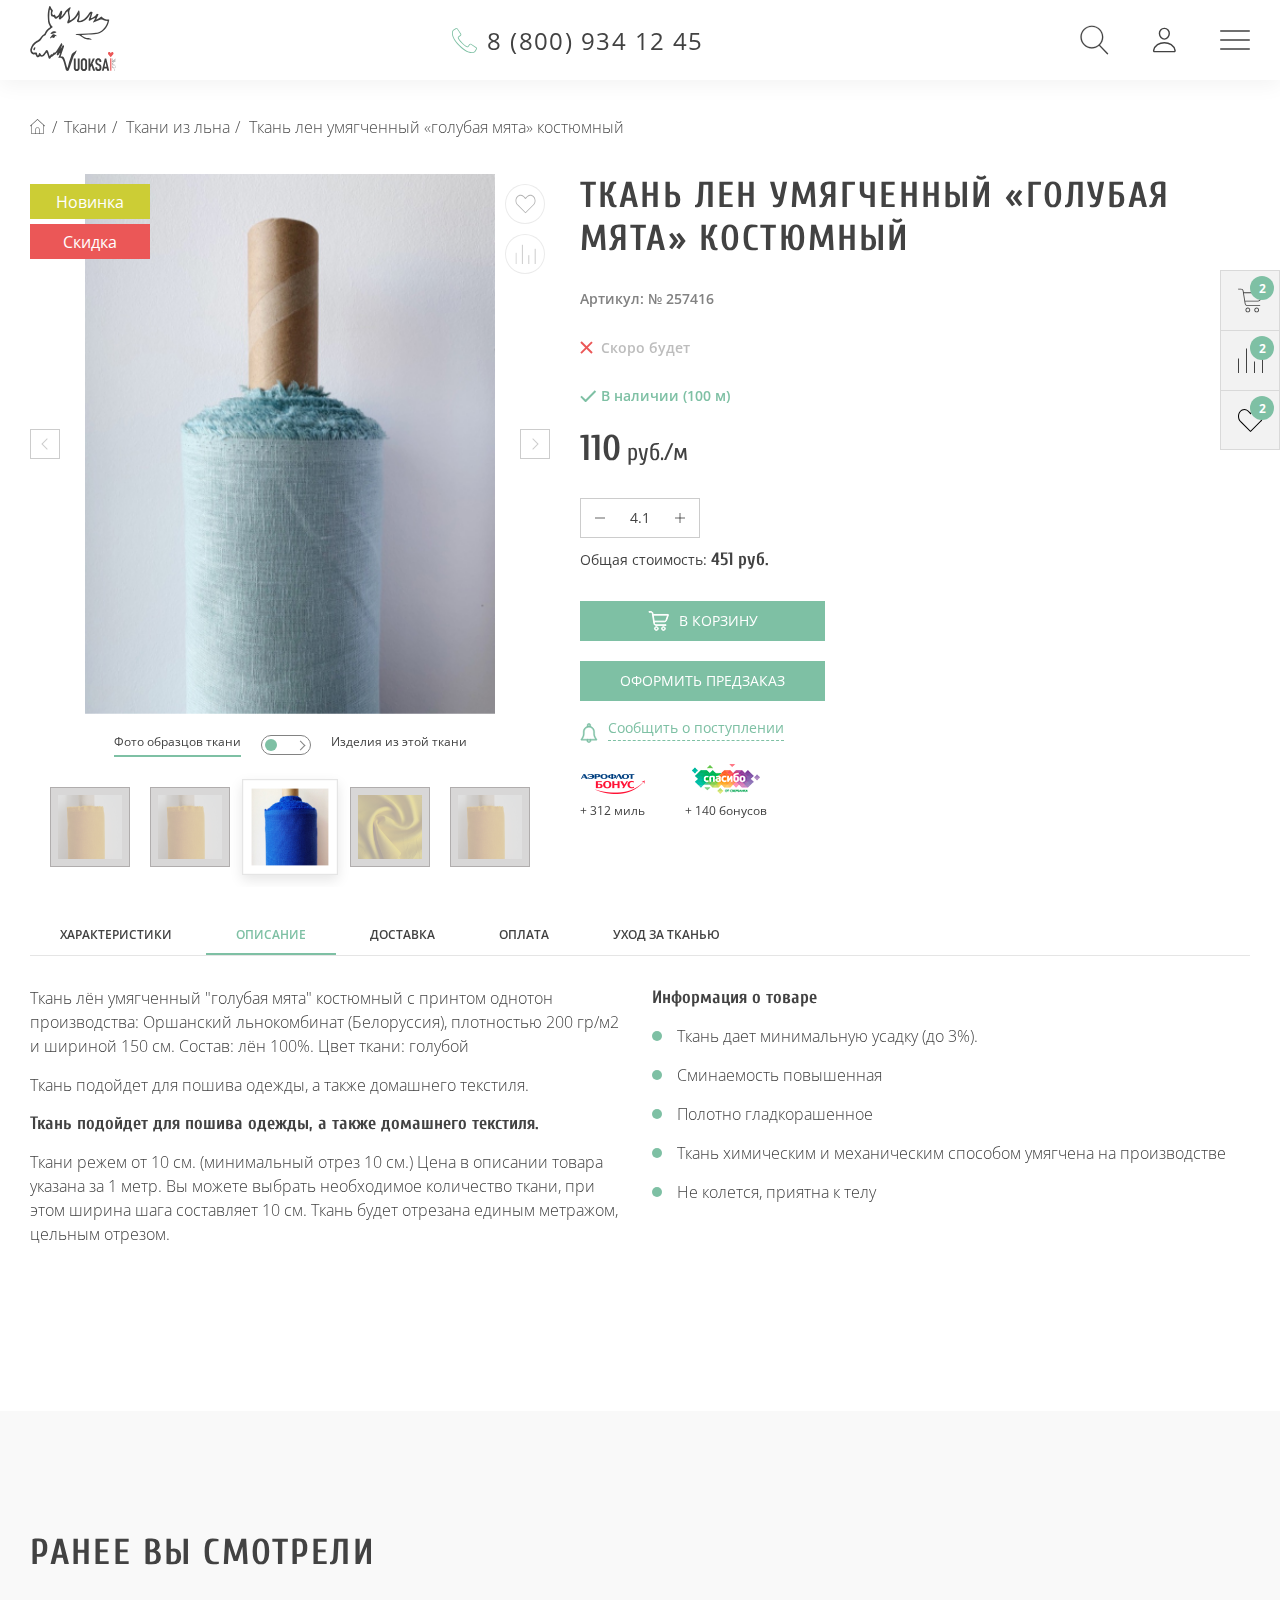
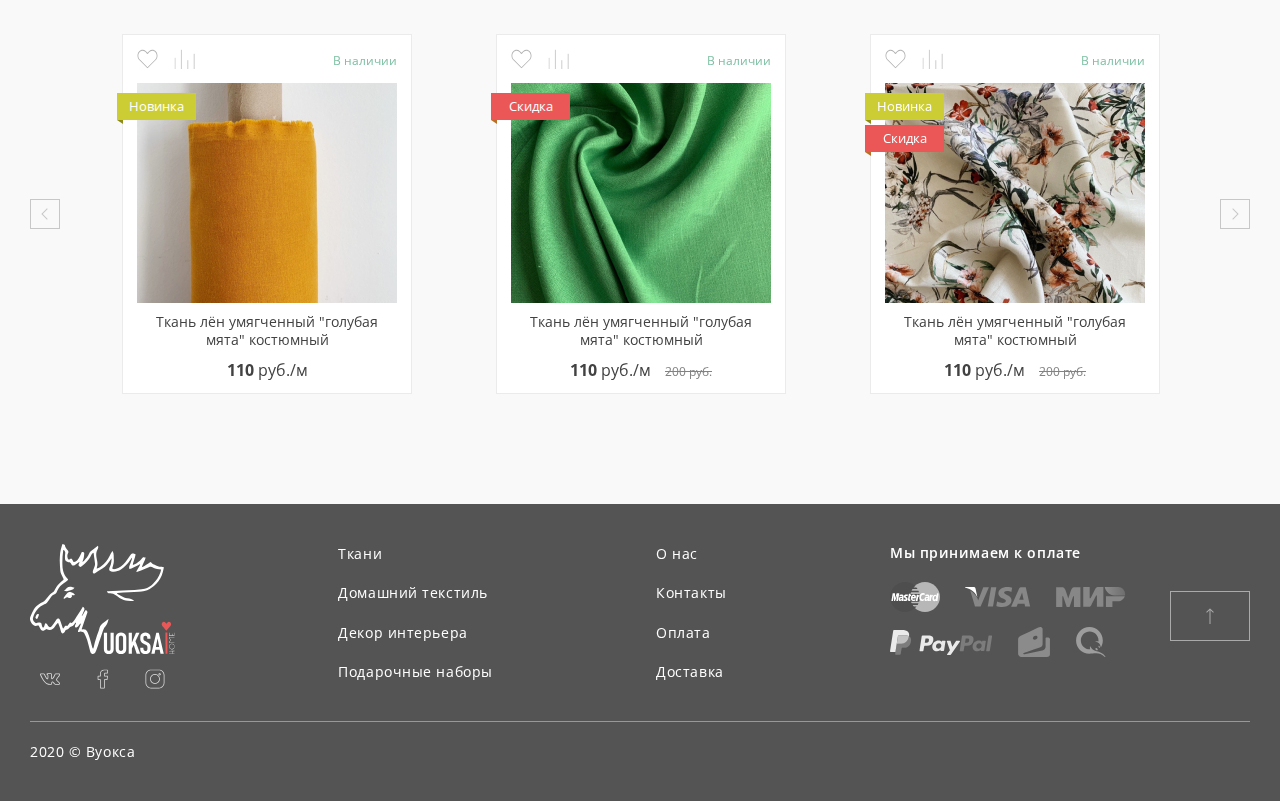
<file: single.html>
<!DOCTYPE html>
<html lang="ru">
<head>
  <title>Vuoksa | Дизайнерские решения для вашего дома</title>
  <meta charset="UTF-8">
  <meta name="viewport" content="width=device-width, initial-scale=1, user-scalable=no">
  <meta name="format-detection" content="telephone=no">
  <link rel="stylesheet" href="css/main.css">
</head>
<body id="top">
  <header class="header">
    <div class="wrapper">
      <div class="header__wrapper flex">
        <a href="" class="logo">
          <img src="images/icons.svg#logo-dark" alt="">
        </a>

        <div class="header-content">
          <div class="header-top flex">
            <div class="header-top__block lg-hidden flex">
              <div class="city js-city-change">
                <span>Санкт-Петербург</span>
              </div>
              <a href="" class="header-top__link">Контакты</a>
              <a href="" class="header-top__link">Доставка</a>
            </div>

            <div class="header-top__block flex">
              <a href="" class="phone phone--header">8 (800) 934 12 45</a>
              <button class="btn btn--border btn--header lg-hidden js-call">Заказать звонок</button>
            </div>
          </div>

          <nav class="header-menu scrollable flex" id="menu">
            <div class="menu-top hidden lg-visible">
              <div class="city js-city-change">
                <span>Санкт-Петербург</span>
              </div>
              <i class="menu-close js-menu-close"></i>
            </div>

            <div class="menu-catalog">
              <div class="menu-catalog__title flex hidden lg-visible js-menu-catalog-open">
                <span>Каталог</span>
                <i></i>
              </div>
              <ul class="menu-desktop flex">
                <li class="menu-desktop__item"><a href="">Ткани</a></li>
                <li class="menu-desktop__item"><a href="">Домашний текстиль</a></li>
                <li class="menu-desktop__item"><a href="">Декор интерьера</a></li>
                <li class="menu-desktop__item"><a href="">Подарочные наборы</a></li>
                <li class="menu-desktop__item menu-desktop__item--sale"><a href="">Акции</a></li>
              </ul>
            </div>

            <div class="menu-collapse-icons lg-hidden flex">
              <div class="icon icon--search js-search-open"></div>
              <div class="icon icon--login"></div>
              <div class="icon icon--butter js-butter--desktop"><i></i></div>
            </div>

            <div class="menu-collapse">
              <ul class="menu-collapse__list">
                <li class="menu-collapse__item menu-collapse__item--about"><a href="">О нас</a></li>
                <li class="menu-collapse__item menu-collapse__item--garant"><a href="">Гарантии</a></li>
                <li class="menu-collapse__item menu-collapse__item--wie"><a href="">Как купить</a></li>
                <li class="menu-collapse__item menu-collapse__item--curve"><a href="">Возврат и обмен</a></li>
                <li class="menu-collapse__item menu-collapse__item--pay"><a href="">Оплата</a></li>
                <li class="menu-collapse__item menu-collapse__item--deliv hidden lg-visible"><a href="">Доставка</a></li>
                <li class="menu-collapse__item menu-collapse__item--opt"><a href="">Оптовые продажи</a></li>
                <li class="menu-collapse__item menu-collapse__item--reviews"><a href="">Отзывы на Яндекс Маркете</a></li>
                <li class="menu-collapse__item menu-collapse__item--faq"><a href="">Частые вопросы</a></li>
                <li class="menu-collapse__item menu-collapse__item--contacts hidden lg-visible"><a href="">Контакты</a></li>
              </ul>
            </div>

            <div class="menu-collapse__footer hidden lg-visible">
              <a href="" class="logo logo--menu">
                <img src="images/icons.svg#logo-dark" alt="">
              </a>
              <a href="" class="phone phone--menu">8 (800) 934 12 45</a>
              <button class="btn btn--border btn--header btn--menu js-call">Заказать звонок</button>
            </div>
            
          </nav>
        </div>

        <div class="header-mobile-btns hidden lg-visible">
          <div class="icon icon--mobile icon--search sm-hidden js-search-open"></div>
          <div class="icon icon--mobile icon--login sm-hidden"></div>
          <div class="icon icon--mobile icon--butter js-butter--mobile"><i></i></div>
        </div>
      </div>
    </div>
  </header>

  <main class="main">
    <div class="wrapper">

      <div class="breadcrumbs">
        <a href="" class="breadcrumbs__link breadcrumbs__link--home"></a>
        <a href="" class="breadcrumbs__link">Ткани</a>
        <a href="" class="breadcrumbs__link">Ткани из льна</a>
        <span class="breadcrumbs__link breadcrumbs__current">Ткань лен умягченный «голубая мята» костюмный</span>
      </div>

      <article class="article">
        <div class="article-top">
          <div class="article__title hidden sm-visible" id="article-title-mobile"></div>
          <div class="article-media">
            <div class="article-media__img-block">
              
              <div class="article-big-slider js-media-for-slider" id="photo-big-slider">
                <div class="article-media__img ams-photo-big">
                  <img src="images/article.jpg" data-large="images/article2.jpg">
                  <span class="article-media__img--popup-open"></span>
                </div>
                <div class="article-media__img ams-photo-big">
                  <img src="images/article2.jpg" alt=""  data-large="images/article.jpg">
                  <span class="article-media__img--popup-open"></span>
                </div>
                <div class="article-media__img ams-photo-big">
                  <img src="images/article.jpg" alt=""  data-large="images/article.jpg">
                  <span class="article-media__img--popup-open"></span>
                </div>
                <div class="article-media__img ams-photo-big">
                  <img src="images/article2.jpg" alt=""  data-large="images/article.jpg">
                  <span class="article-media__img--popup-open"></span>
                </div>
                <div class="article-media__img ams-photo-big">
                  <img src="images/article.jpg" alt=""  data-large="images/article.jpg">
                  <span class="article-media__img--popup-open"></span>
                </div>
              </div>

              <div class="article-big-slider js-media-for-slider2" id="tovar-big-slider">
                <div class="article-media__img ams-tovar-big">
                  <img src="images/article.jpg" data-large="images/article2.jpg">
                  <span class="article-media__img--popup-open"></span>
                </div>
                <div class="article-media__img ams-tovar-big">
                  <img src="images/article2.jpg" alt=""  data-large="images/article.jpg">
                  <span class="article-media__img--popup-open"></span>
                </div>
                <div class="article-media__img ams-tovar-big">
                  <img src="images/article.jpg" alt=""  data-large="images/article.jpg">
                  <span class="article-media__img--popup-open"></span>
                </div>
                <div class="article-media__img ams-tovar-big">
                  <img src="images/article2.jpg" alt=""  data-large="images/article.jpg">
                  <span class="article-media__img--popup-open"></span>
                </div>
                <div class="article-media__img ams-tovar-big">
                  <img src="images/article.jpg" alt=""  data-large="images/article.jpg">
                  <span class="article-media__img--popup-open"></span>
                </div>

              </div>
              
              <div class="article-media__labels">
                <span class="article-media__label item-label item-label--new">Новинка</span>
                <span class="article-media__label item-label item-label--sale">Скидка </span>
              </div>

              <div class="article-media__btns">
                <div class="item-icon item-wish item-icon--article">
                  <span class="item-wish__icon wish-heart js-wish-add"></span>
                  <span class="item-icon__hint">Отложить</span>
                </div>
                <div class="item-icon item-compare item-icon--article">
                  <span class="item-compare__icon js-compare-add"></span>
                  <span class="item-icon__hint">Сравнить</span>
                </div>
              </div>

              <span class="arrow article-media-arrow article-media-arrow-prev photo-arrow js-media-prev"></span>
              <span class="arrow article-media-arrow article-media-arrow-prev photo-arrow js-media-next"></span>
              
              <span class="arrow article-media-arrow article-media-arrow-prev tovar-arrow js-media-prev2"></span>
              <span class="arrow article-media-arrow article-media-arrow-prev tovar-arrow js-media-next2"></span>
            </div>


            <div class="article-toggle">
              <div class="article-toggle__text article-toggle__left active">Фото образцов ткани</div>
              <div class="toggle js-toggle">
                <div class="knobs"></div>
              </div>
              <div class="article-toggle__text article-toggle__right">Изделия из этой ткани</div>
            </div>
            

            <div class="article-media__slider scroll-horizontal js-media-nav-slider" id="ams-photo">
              <div class="article-nav-slide ams-photo"><img src="images/item1.jpg" alt=""></div>
              <div class="article-nav-slide ams-photo"><img src="images/item2.jpg" alt=""></div>
              <div class="article-nav-slide ams-photo"><img src="images/item3.jpg" alt=""></div>
              <div class="article-nav-slide ams-photo"><img src="images/item3.jpg" alt=""></div>
              <div class="article-nav-slide ams-photo"><img src="images/item3.jpg" alt=""></div>
            </div>

            <div class="article-media__slider scroll-horizontal js-media-nav-slider2" id="ams-tovar">
              <div class="article-nav-slide ams-tovar"><img src="images/item1.jpg" alt=""></div>
              <div class="article-nav-slide ams-tovar"><img src="images/item2.jpg" alt=""></div>
              <div class="article-nav-slide ams-tovar"><img src="images/item3.jpg" alt=""></div>
              <div class="article-nav-slide ams-tovar"><img src="images/item3.jpg" alt=""></div>
              <div class="article-nav-slide ams-tovar"><img src="images/item3.jpg" alt=""></div>
              
            </div>
          </div>

          <div class="article-description">
            <h1 class="article__title sm-hidden" id="article-title-desktop">Ткань лен умягченный 
              «голубая мята» костюмный </h1>
            
            <div class="article-description__flex">
              <div class="article-meta">                
                <div class="mobile-flex">
                  <div>
                    <span class="artikul">Артикул: № 257416</span>
                    <span class="article-status article-status-no">Скоро будет</span>
                    <span class="article-status article-status-yes">В наличии (100 м)</span>
                  </div>
                  
                  <span class="article-price"><strong>110</strong> руб./м</span>

                </div>

                <div class="mobile-flex">
                  <div class="counter article-counter" data-step="0.1">
                    <i class="counter-btn counter-minus"></i>
                    <input class="counter-value" value="4.1">
                    <i class="counter-btn counter-plus"></i>
                  </div>

                  <span class="article-over-price">Общая стоимость: <strong>451 руб.</strong></span>

                </div>
                
                <span class="btn btn--full item__btn item__btn--cart js-cart-add article__btn">
                  <i></i>
                  <span class="item__btn_price"> В корзину</span>
                  <span class="item__btn_incart"> В корзине</span>
                </span>

                <span class="btn btn--full article__btn">
                  <span class="item__btn_price">Оформить предзаказ</span>
                </span>

                <span class="article-alert js-post"><span>Cообщить о поступлении</span></span>

                <div class="article-bonus">
                  <div class="article-bonus__item article-bonus__item--aeroflot">
                    <i></i><span>+ 312 миль</span>
                  </div>
                  <div class="article-bonus__item article-bonus__item--spasibo">
                    <i></i><span>+ 140 бонусов</span>
                  </div>
                </div>

              </div>

              <div class="article-tth" id="tth-list">
                <div class="tth-list" id="tth">
                  <div class="tth-item">
                    <span class="tth-name">
                      Производитель
                      <i></i>
                    </span>
                    <strong class="tth-value">ООО Рога и копыта</strong>
                  </div>
                  <div class="tth-item">
                    <span class="tth-name">Ширина
                      <i></i>
                    </span>
                    <i></i>
                    <strong class="tth-value">150 см</strong>
                  </div>
                  <div class="tth-item">
                    <span class="tth-name">Плотность ткани
                      <i></i>
                    </span>
                    <i></i>
                    <strong class="tth-value">200 гр/м<sup>2</sup></strong>
                  </div>
                  <div class="tth-item">
                    <span class="tth-name">Рисунок
                      <i></i>
                    </span>
                    <i></i>
                    <strong class="tth-value">нет</strong>
                  </div>
                  <div class="tth-item">
                    <span class="tth-name">Состав
                      <i></i>
                    </span>
                    <i></i>
                    <strong class="tth-value">лен 100%</strong>
                  </div>
                  <div class="tth-item">
                    <span class="tth-name">Тип ткани
                      <i></i>
                    </span>
                    <i></i>
                    <strong class="tth-value">костюмный умягченный лен</strong>
                  </div>
                  <div class="tth-item">
                    <span class="tth-name">Принт
                      <i></i>
                    </span>
                    <i></i>
                    <strong class="tth-value">однотон</strong>
                  </div>
                  <div class="tth-item">
                    <span class="tth-name">Глиттер
                      <i></i>
                    </span>
                    <i></i>
                    <strong class="tth-value">нет</strong>
                  </div>
                </div>
              </div>
            </div>
            
          </div>
        </div>

        <div class="tabs">
          <input id="tab1" type="radio" name="tabs" checked class="hidden lg-visible">
          <label for="tab1" title="Описание" class="tabs-label hidden lg-visible">Характеристики</label>
          
          <input id="tab2" type="radio" name="tabs" checked>
          <label for="tab2" title="Описание" class="tabs-label">Описание</label>
       
          <input id="tab3" type="radio" name="tabs">
          <label for="tab3" title="доставка" class="tabs-label">доставка</label>
       
          <input id="tab4" type="radio" name="tabs">
          <label for="tab4" title="оплата" class="tabs-label">оплата</label>
       
          <input id="tab5" type="radio" name="tabs">
          <label for="tab5" title="уход за тканью" class="tabs-label">уход за тканью</label>
          <div class="tabs-line"></div>
       
          <section id="content-tab1" class="tabs-section hidden lg-visible">
            <span class="tabs-section-title hidden sm-visible">Характеристики</span>
            <div class="tabs-section__blocks">

            </div>
          </section>  

          <section id="content-tab2" class="tabs-section">
            <span class="tabs-section-title hidden sm-visible">Описание</span>

            <div class="tabs-section__blocks">
              <div class="tabs-section__flex">
                <div class="tabs-section__block">
                  <p>Ткань лён умягченный "голубая мята" костюмный с принтом однотон производства: Оршанский льнокомбинат (Белоруссия), плотностью 200 гр/м2 и шириной 150 см. Cостав: лён 100%. Цвет ткани: голубой</p>
                  <p>Ткань подойдет для пошива одежды, а также домашнего текстиля.</p>
                  <h3>Ткань подойдет для пошива одежды, а также домашнего текстиля.</h3>
                  <p>Ткани режем от 10 см. (минимальный отрез 10 см.) Цена в описании товара указана за 1 метр. Вы можете выбрать необходимое количество ткани, при этом ширина шага составляет 10 см. Ткань будет отрезана единым метражом, цельным отрезом.</p>
                </div>
                <div class="tabs-section__block">
                  <h3>Информация о товаре</h3>
                  <ul>
                    <li>Ткань дает минимальную усадку (до 3%).</li>
                    <li>Сминаемость повышенная</li>
                    <li>Полотно гладкорашенное</li>
                    <li>Ткань химическим и механическим способом умягчена на производстве</li>
                    <li>Не колется, приятна к телу</li>
                  </ul>
                </div>
              </div>
            </div>
          </section> 
          <section id="content-tab3" class="tabs-section">
            <span class="tabs-section-title hidden sm-visible">Доставка</span>
            <div class="tabs-section__blocks">3</div>
          </section> 
          <section id="content-tab4" class="tabs-section">
            <span class="tabs-section-title hidden sm-visible">Оплата</span>
            <div class="tabs-section__blocks">4</div>
          </section> 
          <section id="content-tab5" class="tabs-section">
            <span class="tabs-section-title hidden sm-visible">Уход за тканью</span>
            <div class="tabs-section__blocks">5</div>
          </section>   
        </div>  
      </article>

    </div>
  </main>

  <section class="section previously">
    <div class="wrapper">
      <h2 class="section__title">Ранее вы смотрели</h2>
      <div class="slider js-slider">
        <div class="slide">
          <div class="item">
            <div class="item__container">
              <div class="item-top">
                <div class="item-icon item-wish">
                  <span class="item-wish__icon wish-heart js-wish-add"></span>
                  <span class="item-icon__hint">Отложить</span>
                </div>
                <div class="item-icon item-compare">
                  <span class="item-compare__icon js-compare-add"></span>
                  <span class="item-icon__hint">Сравнить</span>
                </div>
                <div class="item-status">
                  <span class="item-status-text item-status--true">В наличии</span>
                </div>
              </div>
              <div class="item__img"><img src="images/item3.jpg" alt=""></div>
              <a href="" class="item__link">Ткань лён умягченный "голубая мята" костюмный</a>
              <div class="item__price">
                <span class="item__price--current"><strong>110</strong> руб./м</span>
              </div>

              <div class="item-bottom item-btn-container">
                <div class="counter item-counter" data-step="0.1">
                  <i class="counter-btn counter-minus"></i>
                  <input class="counter-value" value="4.1">
                  <i class="counter-btn counter-plus"></i>
                </div>

                <span class="btn btn--full item__btn item__btn--cart js-cart-add">
                  <i></i>
                  <span class="item__btn_price"> 500 ₽</span>
                  <span class="item__btn_incart"> В корзине</span>
                </span>
              </div>

              <div class="item-labels">
                <span class="item-label item-label--new">Новинка</span>
              </div>
            </div>
          </div>
        </div>

        <div class="slide">
          <div class="item">
            <div class="item__container">
              <div class="item-top">
                <div class="item-icon item-wish">
                  <span class="item-wish__icon wish-heart js-wish-add"></span>
                  <span class="item-icon__hint">Отложить</span>
                </div>
                <div class="item-icon item-compare">
                  <span class="item-compare__icon js-compare-add"></span>
                  <span class="item-icon__hint">Сравнить</span>
                </div>
                <div class="item-status">
                  <span class="item-status-text item-status--true">В наличии</span>
                </div>
              </div>
              <div class="item__img"><img src="images/item5.jpg" alt=""></div>
              <a href="" class="item__link">Ткань лён умягченный "голубая мята" костюмный</a>
              <div class="item__price">
                <span class="item__price--current"><strong>110</strong> руб./м</span>
                <span class="item__price--old">200 руб.</span>
              </div>

              <div class="item-bottom item-btn-container">
                <div class="counter item-counter" data-step="0.1">
                  <i class="counter-btn counter-minus"></i>
                  <input class="counter-value" value="4.1">
                  <i class="counter-btn counter-plus"></i>
                </div>

                <span class="btn btn--full item__btn item__btn--cart js-cart-add">
                  <i></i>
                  <span class="item__btn_price"> 500 ₽</span>
                  <span class="item__btn_incart"> В корзине</span>
                </span>
              </div>

              <div class="item-labels">
                <span class="item-label item-label--sale">Скидка</span>
              </div>
            </div>
          </div>
        </div>

        <div class="slide">
          <div class="item">
            <div class="item__container">
              <div class="item-top">
                <div class="item-icon item-wish">
                  <span class="item-wish__icon wish-heart js-wish-add"></span>
                  <span class="item-icon__hint">Отложить</span>
                </div>
                <div class="item-icon item-compare">
                  <span class="item-compare__icon js-compare-add"></span>
                  <span class="item-icon__hint">Сравнить</span>
                </div>
                <div class="item-status">
                  <span class="item-status-text item-status--true">В наличии</span>
                </div>
              </div>
              <div class="item__img"><img src="images/item7.jpg" alt=""></div>
              <a href="" class="item__link">Ткань лён умягченный "голубая мята" костюмный</a>
              <div class="item__price">
                <span class="item__price--current"><strong>110</strong> руб./м</span>
                <span class="item__price--old">200 руб.</span>
              </div>

              <div class="item-bottom item-btn-container">
                <div class="counter item-counter" data-step="0.1">
                  <i class="counter-btn counter-minus"></i>
                  <input class="counter-value" value="4.1">
                  <i class="counter-btn counter-plus"></i>
                </div>

                <span class="btn btn--full item__btn item__btn--cart js-cart-add">
                  <i></i>
                  <span class="item__btn_price"> 500 ₽</span>
                  <span class="item__btn_incart"> В корзине</span>
                </span>
              </div>

              <div class="item-labels">
                <span class="item-label item-label--new">Новинка</span>
                <span class="item-label item-label--sale">Скидка</span>
              </div>
            </div>
          </div>
        </div>

        <div class="slide">
          <div class="item">
            <div class="item__container">
              <div class="item-top">
                <div class="item-icon item-wish">
                  <span class="item-wish__icon wish-heart js-wish-add"></span>
                  <span class="item-icon__hint">Отложить</span>
                </div>
                <div class="item-icon item-compare">
                  <span class="item-compare__icon js-compare-add"></span>
                  <span class="item-icon__hint">Сравнить</span>
                </div>
                <div class="item-status">
                  <span class="item-status-text item-status--true">В наличии</span>
                </div>
              </div>
              <div class="item__img"><img src="images/item1.jpg" alt=""></div>
              <a href="" class="item__link">Ткань лён умягченный "голубая мята" костюмный</a>
              <div class="item__price">
                <span class="item__price--current"><strong>110</strong> руб./м</span>
              </div>

              <div class="item-bottom item-btn-container">
                <div class="counter item-counter" data-step="0.1">
                  <i class="counter-btn counter-minus"></i>
                  <input class="counter-value" value="4.1">
                  <i class="counter-btn counter-plus"></i>
                </div>

                <span class="btn btn--full item__btn item__btn--cart js-cart-add">
                  <i></i>
                  <span class="item__btn_price"> 500 ₽</span>
                  <span class="item__btn_incart"> В корзине</span>
                </span>
              </div>

              <div class="item-labels">
                <span class="item-label item-label--new">Новинка</span>
              </div>
            </div>
          </div>
        </div>

        <div class="slide">
          <div class="item">
            <div class="item__container">
              <div class="item-top">
                <div class="item-icon item-wish">
                  <span class="item-wish__icon wish-heart js-wish-add"></span>
                  <span class="item-icon__hint">Отложить</span>
                </div>
                <div class="item-icon item-compare">
                  <span class="item-compare__icon js-compare-add"></span>
                  <span class="item-icon__hint">Сравнить</span>
                </div>
                <div class="item-status">
                  <span class="item-status-text item-status--true">В наличии</span>
                </div>
              </div>
              <div class="item__img"><img src="images/item2.jpg" alt=""></div>
              <a href="" class="item__link">Ткань лён умягченный "голубая мята" костюмный</a>
              <div class="item__price">
                <span class="item__price--current"><strong>110</strong> руб./м</span>
                <span class="item__price--old">200 руб.</span>
              </div>

              <div class="item-bottom item-btn-container">
                <div class="counter item-counter" data-step="0.1">
                  <i class="counter-btn counter-minus"></i>
                  <input class="counter-value" value="4.1">
                  <i class="counter-btn counter-plus"></i>
                </div>

                <span class="btn btn--full item__btn item__btn--cart js-cart-add">
                  <i></i>
                  <span class="item__btn_price"> 500 ₽</span>
                  <span class="item__btn_incart"> В корзине</span>
                </span>
              </div>

              <div class="item-labels">
                <span class="item-label item-label--sale">Скидка</span>
              </div>
            </div>
          </div>
        </div>
        
        <div class="slide">
          <div class="item">
            <div class="item__container">
              <div class="item-top">
                <div class="item-icon item-wish">
                  <span class="item-wish__icon wish-heart js-wish-add"></span>
                  <span class="item-icon__hint">Отложить</span>
                </div>
                <div class="item-icon item-compare">
                  <span class="item-compare__icon js-compare-add"></span>
                  <span class="item-icon__hint">Сравнить</span>
                </div>
                <div class="item-status">
                  <span class="item-status-text item-status--true">В наличии</span>
                </div>
              </div>
              <div class="item__img"><img src="images/item8.jpg" alt=""></div>
              <a href="" class="item__link">Ткань лён умягченный "голубая мята" костюмный</a>
              <div class="item__price">
                <span class="item__price--current"><strong>110</strong> руб./м</span>
                <span class="item__price--old">200 руб.</span>
              </div>

              <div class="item-bottom item-btn-container">
                <div class="counter item-counter" data-step="0.1">
                  <i class="counter-btn counter-minus"></i>
                  <input class="counter-value" value="4.1">
                  <i class="counter-btn counter-plus"></i>
                </div>

                <span class="btn btn--full item__btn item__btn--cart js-cart-add">
                  <i></i>
                  <span class="item__btn_price"> 500 ₽</span>
                  <span class="item__btn_incart"> В корзине</span>
                </span>
              </div>

              <div class="item-labels">
                <span class="item-label item-label--new">Новинка</span>
                <span class="item-label item-label--sale">Скидка</span>
              </div>
            </div>
          </div>
        </div>
      </div>
    </div>
  </section>

  <footer class="footer">
    <div class="wrapper footer__wrapper">
      <div class="footer-top">
        <div class="footer__logo">
          <a href="" class="logo--footer"><img src="images/icons.svg#logo-white" alt=""></a>
          <div class="socials">
            <a href="" class="socials__link socials__link--vk"></a>
            <a href="" class="socials__link socials__link--fb"></a>
            <a href="" class="socials__link socials__link--ig"></a>
          </div>
        </div>

        <div class="footer__menu">
          <span class="footer__menu_title hidden sm-visible js-footer-menu-open">Каталог</span>
          <ul class="footer__menu_list">
            <li class="footer__menu_item"><a href="">Ткани</a></li>
            <li class="footer__menu_item"><a href="">Домашний текстиль</a></li>
            <li class="footer__menu_item"><a href="">Декор интерьера</a></li>
            <li class="footer__menu_item"><a href="">Подарочные наборы</a></li>
          </ul>
        </div>
        
        <div class="footer__menu">
          <span class="footer__menu_title hidden sm-visible js-footer-menu-open">О компании</span>
          <ul class="footer__menu_list">
            <li class="footer__menu_item"><a href="">О нас</a></li>
            <li class="footer__menu_item"><a href="">Контакты</a></li>
            <li class="footer__menu_item"><a href="">Оплата</a></li>
            <li class="footer__menu_item"><a href="">Доставка</a></li>
          </ul>
        </div>
        

        <div class="footer__pay">
          <span class="footer__pay_title">Мы принимаем к оплате</span>
          <div class="footer__pay_items">
            <span class="footer__pay_item footer__pay_item--mastercard"></span>
            <span class="footer__pay_item footer__pay_item--visa"></span>
            <span class="footer__pay_item footer__pay_item--mir"></span>
            <span class="footer__pay_item footer__pay_item--paypal"></span>
            <span class="footer__pay_item footer__pay_item--yandex"></span>
            <span class="footer__pay_item footer__pay_item--qiwi"></span>
          </div>
        </div>
      </div>

      <div class="footer-bottom">
        <span class="copyright">2020 © Вуокса</span>
      </div>

      <a href="#top" class="up"><i></i></a>
    </div>
  </footer>

  <div class="cart">
    <div class="cart__btns js-cart-open sm-hidden">
      <div class="cart__btn cart__btn--cart">
        <span class="cart__btn_count">2</span>
      </div>
      <div class="cart__btn cart__btn--compare">
        <span class="cart__btn_count">2</span>
      </div>
      <div class="cart__btn cart__btn--wish">
        <span class="cart__btn_count">2</span>
      </div>
    </div>

    <div class="cart-top">
      <strong class="cart-top__title">КОРЗИНА</strong>
      <div class="cart-tabs">
        <span class="cart-tab-link cart-tab-link--active cart-ready-link">Готовые к заказу (<span class="js-ready-count">2</span>)</span>
        <span class="cart-tab-link cart-wish-link">Отложенные (<span class="js-wihs-count">2</span>)</span>
      </div>
      <div class="cart-clear__btn"><i></i>Очистить</div>
    </div>

    <!-- <div class="cart-empty">
      <span class="cart-empty__icon"></span>
      <div class="cart-empty__content">
        <strong class="cart-empty__title">Ваша корзина пуста</strong>
        <p class="cart-empty__text">Исправить это просто: выберите в каталоге интересующий товар и нажмите кнопку «В корзину».</p>
        <a href="" class="btn btn--full cart-empty__btn">Перейти в каталог</a>
      </div>
    </div> -->

    <div class="cart-block cart-block-cart">
      <div class="cart-table">
        <div class="cart-table__title">
          <span class="cart-table__col1">Товар</span>
          <span class="cart-table__col2">Цена</span>
          <span class="cart-table__col3">Количество</span>
          <span class="cart-table__col4">Стоимость</span>
          <span class="cart-table__col5"></span>
        </div>

        <div class="cart-list scrollable">
          <div class="cart-item">
            <span class="cart-item__remove"></span>
            <div class="cart-table__col1">
              <a href="" class="cart-table__item">
                <div class="cart-table__item_img"><img src="images/cart-item1.jpg" alt=""></div>
                <span class="cart-table__item_title">Ткань лён умягченный "голубая мята" костюмный</span>
              </a>
            </div>  
            <div class="cart-table__col2">
              <span class="cart-table__price cart-item-price-one"><strong>110</strong> руб./м</span>
            </div>
            <div class="cart-table__col3">
              <div class="counter" data-step="0.1">
                <i class="counter-btn counter-minus"></i>
                <input class="counter-value" value="4.1">
                <i class="counter-btn counter-plus"></i>
              </div>
            </div>
            <div class="cart-table__col4">
              <span class="cart-table__price cart-item-price-full"><strong>450</strong> руб</span>
            </div>
            <div class="cart-table__col5">
              <span class="wish-heart"></span>
            </div>
          </div>

          <div class="cart-item">
            <span class="cart-item__remove"></span>
            <div class="cart-table__col1">
              <a href="" class="cart-table__item">
                <div class="cart-table__item_img"><img src="images/cart-item1.jpg" alt=""></div>
                <span class="cart-table__item_title">Ткань лён умягченный "голубая мята" костюмный</span>
              </a>
            </div>  
            <div class="cart-table__col2">
              <span class="cart-table__price cart-item-price-one">
                <strong>110</strong> руб./м
                <div class="cart-table__price--old">250 руб.</div>
              </span>
            </div>
            <div class="cart-table__col3">
              <div class="counter" data-step="0.1">
                <i class="counter-btn counter-minus"></i>
                <input class="counter-value" value="4.1">
                <i class="counter-btn counter-plus"></i>
              </div>
            </div>
            <div class="cart-table__col4">
              <span class="cart-table__price cart-item-price-full"><strong>450</strong> руб</span>
            </div>
            <div class="cart-table__col5">
              <span class="wish-heart"></span>
            </div>
          </div>

          <div class="cart-item">
            <span class="cart-item__remove"></span>
            <div class="cart-table__col1">
              <a href="" class="cart-table__item">
                <div class="cart-table__item_img"><img src="images/cart-item1.jpg" alt=""></div>
                <span class="cart-table__item_title">Ткань лён умягченный "голубая мята" костюмный</span>
              </a>
            </div>  
            <div class="cart-table__col2">
              <span class="cart-table__price cart-item-price-one"><strong>110</strong> руб./м</span>
            </div>
            <div class="cart-table__col3">
              <div class="counter" data-step="0.1">
                <i class="counter-btn counter-minus"></i>
                <input class="counter-value" value="4.1">
                <i class="counter-btn counter-plus"></i>
              </div>
            </div>
            <div class="cart-table__col4">
              <span class="cart-table__price cart-item-price-full"><strong>450</strong> руб</span>
            </div>
            <div class="cart-table__col5">
              <span class="wish-heart"></span>
            </div>
          </div>

          <div class="cart-item">
            <span class="cart-item__remove"></span>
            <div class="cart-table__col1">
              <a href="" class="cart-table__item">
                <div class="cart-table__item_img"><img src="images/cart-item1.jpg" alt=""></div>
                <span class="cart-table__item_title">Ткань лён умягченный "голубая мята" костюмный</span>
              </a>
            </div>  
            <div class="cart-table__col2">
              <span class="cart-table__price cart-item-price-one"><strong>110</strong> руб./м</span>
            </div>
            <div class="cart-table__col3">
              <div class="counter" data-step="0.1">
                <i class="counter-btn counter-minus"></i>
                <input class="counter-value" value="4.1">
                <i class="counter-btn counter-plus"></i>
              </div>
            </div>
            <div class="cart-table__col4">
              <span class="cart-table__price cart-item-price-full"><strong>450</strong> руб</span>
            </div>
            <div class="cart-table__col5">
              <span class="wish-heart"></span>
            </div>
          </div>

          <div class="cart-item">
            <span class="cart-item__remove"></span>
            <div class="cart-table__col1">
              <a href="" class="cart-table__item">
                <div class="cart-table__item_img"><img src="images/cart-item1.jpg" alt=""></div>
                <span class="cart-table__item_title">Ткань лён умягченный "голубая мята" костюмный</span>
              </a>
            </div>  
            <div class="cart-table__col2">
              <span class="cart-table__price cart-item-price-one"><strong>110</strong> руб./м</span>
            </div>
            <div class="cart-table__col3">
              <div class="counter" data-step="0.1">
                <i class="counter-btn counter-minus"></i>
                <input class="counter-value" value="4.1">
                <i class="counter-btn counter-plus"></i>
              </div>
            </div>
            <div class="cart-table__col4">
              <span class="cart-table__price cart-item-price-full"><strong>450</strong> руб</span>
            </div>
            <div class="cart-table__col5">
              <span class="wish-heart"></span>
            </div>
          </div>
        </div>

        <div class="cart-bottom">
          <div class="cart-result-block">
            <div class="cart-result-block__left">
              ИТОГО:
            </div>
            <div class="cart-result-block__right">
              <strong>780</strong> руб.
              <span class="cart-result-block__sale">1200 руб.</span>
            </div>
          </div>

          <div class="cart-bottom__btns">
            <div class="cart-bottom__next">
              <div class="btn btn--border cart-bottom__btn js-cart-close">продолжить покупки</div>
              <span class="cart-bottom__span">Вернуться к выбору товаров</span>
            </div>

            <div class="cart-bottom__tocart">
              <a href="" class="btn btn--full cart-bottom__btn">Перейти в корзину</a>
              <span class="cart-bottom__span">Полноценное оформление заказа</span>
            </div>
          </div>
        </div>
        

        

      </div>
    </div>

    <div class="cart-block cart-block-wish">
      <div class="cart-table">
        <div class="cart-table__title">
          <span class="cart-table__col1">Товар</span>
          <span class="cart-table__col2">Цена</span>
          <span class="cart-table__col3">Количество</span>
          <span class="cart-table__col4">Стоимость</span>
          <span class="cart-table__col5"></span>
        </div>

        <div class="cart-list scrollable">
          <div class="cart-item">
            <span class="cart-item__remove"></span>
            <div class="cart-table__col1">
              <a href="" class="cart-table__item">
                <div class="cart-table__item_img"><img src="images/cart-item1.jpg" alt=""></div>
                <span class="cart-table__item_title">Ткань лён умягченный "голубая мята" костюмный</span>
              </a>
            </div>  
            <div class="cart-table__col2">
              <span class="cart-table__price cart-item-price-one"><strong>110</strong> руб./м</span>
            </div>
            <div class="cart-table__col3">
              <span class="cart-table__price cart-item-price-full">1 м</span>
            </div>
            <div class="cart-table__col4">
              <span class="cart-table__price cart-item-price-full"><strong>450</strong> руб</span>
            </div>
            <div class="cart-table__col5">
              <span class="cart-basket"></span>
            </div>
          </div>
        </div>
      </div>
    </div>
  </div>

  <div class="search">
    <div class="search-bg js-search-close"></div>
    <div class="search-container">
      <div class="wrapper">
        <span class="search-close js-search-close"></span>
        <form action="" class="search-form">
          <input type="text" class="input city-search__input js-input-search" placeholder="Поиск">
          <button type="submit" class="city-search__btn"><span></span></button>

          <div class="city-search__results">
            <span class="city-search__result">Воронеж</span>
            <span class="city-search__result">Волгоград</span>
            <span class="city-search__result">Вологда</span>
          </div>
        </form>
      </div>
    </div>
  </div>

  <div class="bottom-menu hidden xs-visible">
    <div class="bottom-menu__btn bottom-menu__btn--search js-search-open"></div>
    <div class="bottom-menu__btn bottom-menu__btn--compare">
      <span>4</span>
    </div>
    <div class="bottom-menu__btn bottom-menu__btn--wish">
      <span>4</span>
    </div>
    <div class="bottom-menu__btn bottom-menu__btn--cart">
      <span>4</span>
    </div>
    <div class="bottom-menu__btn bottom-menu__btn--login"></div>
  </div>

  <div class="popup">
    <a class="popup-bg"></a>
    <div class="popup-content">
      <a class="popup-close"></a>

      <div class="popup-block popup-block-call" id="popup-call">
        <div class="popup-block__title">
          <span>Заказать звонок</span>
        </div>
        <div class="popup-block__content">
          <form class="popup-form">
            <label class="label label--required label--popup">
              <input type="text" class="input input--popup" placeholder="Представьтесь" required>
            </label>
            <label class="label label--required label--popup">
              <input type="tel" class="input input--popup" placeholder="Телефон" required>
            </label>
            <button type="submit" class="btn btn--full submit">Отправить данные</button>
          </form>
        </div>
      </div>

      <div class="popup-block popup-block-call" id="popup-post">
        <div class="popup-block__title">
          <span>Сообщить о поступлении</span>
        </div>
        <div class="popup-block__content">
          <form class="popup-form">
            <label class="label label--required label--popup">
              <input type="text" class="input input--popup" placeholder="Представьтесь" required>
            </label>
            <label class="label label--required label--popup">
              <input type="tel" class="input input--popup" placeholder="Телефон" required>
            </label>
            <button type="submit" class="btn btn--full submit">Отправить данные</button>
          </form>
        </div>
      </div>

      <div class="popup-block popup-block-success" id="popup-success">
        <div class="popup-block__title">
          <span>Спасибо за заявку!</span>
        </div>
        <div class="popup-block__content">
          <div class="popup-block__icon"></div>
          <span class="popup-success__text">Наш специалист свяжется с вами <br> как можно скорее</span>
        </div>
      </div>

      <div class="popup-block popup-block-city" id="popup-city">
        <div class="popup-city__top">
          <span>Выберите город</span>
          <form action="" class="city-search">
            <input type="text" class="input city-search__input js-input-search" placeholder="Поиск">
            <button type="submit" class="city-search__btn"><span></span></button>

            <div class="city-search__results">
              <span class="city-search__result">Воронеж</span>
              <span class="city-search__result">Волгоград</span>
              <span class="city-search__result">Вологда</span>
            </div>
          </form>
        </div>

        <div class="city__default">
          <span class="city__default_item">Санкт-Петербург</span>
          <span class="city__default_item">Москва</span>
          <span class="city__default_item">Новосибирск</span>
          <span class="city__default_item">Екатеринбург</span>
        </div>

        <strong class="city__list_title">По алфавиту</strong>
        
        <div class="cities scrollable">
          <div class="city__list_block">
            <strong class="city__list_letter">А</strong>
            <span class="city__item">Абакан</span>
            <span class="city__item">Азов</span>
            <span class="city__item">Александров</span>
            <span class="city__item">Алексин</span>
            <span class="city__item">Альметьевск</span>
            <span class="city__item">Анапа</span>
            <span class="city__item">Ангарск</span>
            <span class="city__item">Анжеро-Судженск</span>
          </div>
          <div class="city__list_block">
            <strong class="city__list_letter">Б</strong>
            <span class="city__item">Балаково</span>
            <span class="city__item">Балахна</span>
            <span class="city__item">Балашиха</span>
            <span class="city__item">Балашов</span>
            <span class="city__item">Барнаул</span>
            <span class="city__item">Батайск</span>
            <span class="city__item">Белгород</span>
            <span class="city__item">Белово</span>
          </div>
          <div class="city__list_block">
            <strong class="city__list_letter">В</strong>
            <span class="city__item">Великие Луки</span>
            <span class="city__item">Великий Новгород</span>
            <span class="city__item">Верхняя Пымша</span>
            <span class="city__item">Владимир</span>
            <span class="city__item">Вдаливосток</span>
            <span class="city__item">Вологда</span>
            <span class="city__item">Воронеж</span>
            <span class="city__item">Волгорад</span>
          </div>
          <div class="city__list_block">
            <strong class="city__list_letter">А</strong>
            <span class="city__item">Абакан</span>
            <span class="city__item">Азов</span>
            <span class="city__item">Александров</span>
            <span class="city__item">Алексин</span>
            <span class="city__item">Альметьевск</span>
            <span class="city__item">Анапа</span>
            <span class="city__item">Ангарск</span>
            <span class="city__item">Анжеро-Судженск</span>
          </div>
          <div class="city__list_block">
            <strong class="city__list_letter">Б</strong>
            <span class="city__item">Балаково</span>
            <span class="city__item">Балахна</span>
            <span class="city__item">Балашиха</span>
            <span class="city__item">Балашов</span>
            <span class="city__item">Барнаул</span>
            <span class="city__item">Батайск</span>
            <span class="city__item">Белгород</span>
            <span class="city__item">Белово</span>
          </div>
          <div class="city__list_block">
            <strong class="city__list_letter">В</strong>
            <span class="city__item">Великие Луки</span>
            <span class="city__item">Великий Новгород</span>
            <span class="city__item">Верхняя Пымша</span>
            <span class="city__item">Владимир</span>
            <span class="city__item">Вдаливосток</span>
            <span class="city__item">Вологда</span>
            <span class="city__item">Воронеж</span>
            <span class="city__item">Волгорад</span>
          </div>
          <div class="city__list_block">
            <strong class="city__list_letter">А</strong>
            <span class="city__item">Абакан</span>
            <span class="city__item">Азов</span>
            <span class="city__item">Александров</span>
            <span class="city__item">Алексин</span>
            <span class="city__item">Альметьевск</span>
            <span class="city__item">Анапа</span>
            <span class="city__item">Ангарск</span>
            <span class="city__item">Анжеро-Судженск</span>
          </div>
          <div class="city__list_block">
            <strong class="city__list_letter">Б</strong>
            <span class="city__item">Балаково</span>
            <span class="city__item">Балахна</span>
            <span class="city__item">Балашиха</span>
            <span class="city__item">Балашов</span>
            <span class="city__item">Барнаул</span>
            <span class="city__item">Батайск</span>
            <span class="city__item">Белгород</span>
            <span class="city__item">Белово</span>
          </div>
          <div class="city__list_block">
            <strong class="city__list_letter">В</strong>
            <span class="city__item">Великие Луки</span>
            <span class="city__item">Великий Новгород</span>
            <span class="city__item">Верхняя Пымша</span>
            <span class="city__item">Владимир</span>
            <span class="city__item">Вдаливосток</span>
            <span class="city__item">Вологда</span>
            <span class="city__item">Воронеж</span>
            <span class="city__item">Волгорад</span>
          </div>         
        </div>
        
      </div>


    </div>
  </div> 

  <script src="libs/jquery/jquery-1.8.3.min.js"></script>
  <script src="libs/slick/slick.min.js"></script>
  <script src="libs/nouislider/nouislider.min.js"></script>
  <script src="libs/zoom/zoomsl-3.0.js"></script>
  <script src="js/main.js"></script>
</body>
</html>
</file>
<file: css/main.css>
@import url('https://fonts.googleapis.com/css?family=Cuprum:400,700|Open+Sans:300,400,600,700&display=swap&subset=cyrillic');

@import url('../libs/slick/slick.css');
@import url('../libs/nouislider/nouislider.min.css');

html{font-family: "Open Sans", sans-serif;line-height:1.15;-ms-text-size-adjust:100%;-webkit-text-size-adjust:100%}body{margin:0}article,aside,footer,header,nav,section{display:block}h1{font-size:2em;margin:0.30em 0}figcaption,figure,main{display:block}figure{margin:1em 40px}hr{box-sizing:content-box;height:0;overflow:visible}pre{font-family:monospace,monospace;font-size:1em}a{background-color:transparent;-webkit-text-decoration-skip:objects;text-decoration: none}a:active,a:hover{outline-width:0}abbr[title]{border-bottom:none;text-decoration:underline;text-decoration:underline dotted}b,strong{font-weight:inherit}b,strong{font-weight:bolder}code,kbd,samp{font-family:monospace,monospace;font-size:1em}dfn{font-style:italic}mark{background-color:#ff0;color:#000}small{font-size:80%}sub,sup{font-size:75%;line-height:0;position:relative;vertical-align:baseline}sub{bottom:-0.25em}sup{top:-0.5em}audio,video{display:inline-block}audio:not([controls]){display:none;height:0}img{border-style:none}svg:not(:root){overflow:hidden}button,input,optgroup,select,textarea{font-family:'Open Sans',sans-serif;font-size:100%;line-height:1.15;margin:0}button,input{overflow:visible}button,select{text-transform:none}button,html [type="button"],[type="reset"],[type="submit"]{-webkit-appearance:button}button::-moz-focus-inner,[type="button"]::-moz-focus-inner,[type="reset"]::-moz-focus-inner,[type="submit"]::-moz-focus-inner{border-style:none;padding:0}button:-moz-focusring,[type="button"]:-moz-focusring,[type="reset"]:-moz-focusring,[type="submit"]:-moz-focusring{outline:1px dotted ButtonText}fieldset{border:1px solid #c0c0c0;margin:0 2px;padding:0.35em 0.625em 0.75em}legend{box-sizing:border-box;color:inherit;display:table;max-width:100%;padding:0;white-space:normal}progress{display:inline-block;vertical-align:baseline}textarea{overflow:auto}[type="checkbox"],[type="radio"]{box-sizing:border-box;padding:0}[type="number"]::-webkit-inner-spin-button,[type="number"]::-webkit-outer-spin-button{height:auto}[type="search"]{-webkit-appearance:textfield;outline-offset:-2px}[type="search"]::-webkit-search-cancel-button,[type="search"]::-webkit-search-decoration{-webkit-appearance:none}::-webkit-file-upload-button{-webkit-appearance:button;font:inherit}details,menu{display:block}summary{display:list-item}canvas{display:inline-block}template{display:none}[hidden]{display:none}

* {
  font-family: "Open Sans", sans-serif;
  outline: none;
  box-sizing: border-box;
}
body, html {
  overflow-x: hidden;
}

.flex { 
  display: -webkit-box;
  display: flex;
  -webkit-box-pack: justify;
          justify-content: space-between;
  -webkit-box-align: center;
          align-items: center;
}
.wrapper {
  position: relative;
  max-width: 1260px;
  margin: 0 auto;
  padding: 0 20px;
}
.logo {
  margin-right: 50px;
}
.logo img {
  width: 145px;
  height: 110px;
}

.header {
  width: 100%;
  flex-shrink: 0;
  background: #FFFFFF;
  box-shadow: 0px 5px 20px rgba(0, 0, 0, 0.05);
}

.fullscreen {
  min-height: 100vh;
  display: -webkit-box;
  display: flex;
  -webkit-box-orient: vertical;
  -webkit-box-direction: normal;
          flex-direction: column;
}
.banner {
  width: 100%;
  -webkit-box-flex: 2;
          flex-grow: 2;
  display: -webkit-box;
  display: flex;
  -webkit-box-pack: center;
          justify-content: center;
  -webkit-box-align: center;
          align-items: center;
  position: relative;
  overflow: hidden;
}
.banner__media {
  position: absolute;
  top: 0;
  left: 0;
  width: 100%;
  height: 100%;
  background: url(../images/banner.jpg) no-repeat  center;
  background-size: cover;
}
.banner__media::before {
  position: absolute;
  z-index: 2;
  top: 0;
  left: 0;
  width: 100%;
  height: 100%;
  content: '';
  background: -webkit-gradient(linear, left top, left bottom, from(rgba(0, 0, 0, 0.5)), color-stop(24.27%, rgba(0, 0, 0, 0.7)), color-stop(47.79%, rgba(0, 0, 0, 0.75)), color-stop(71.04%, rgba(0, 0, 0, 0.7)), to(rgba(0, 0, 0, 0.5)));
  background: linear-gradient(180deg, rgba(0, 0, 0, 0.5) 0%, rgba(0, 0, 0, 0.7) 24.27%, rgba(0, 0, 0, 0.75) 47.79%, rgba(0, 0, 0, 0.7) 71.04%, rgba(0, 0, 0, 0.5) 100%);
  opacity: 0.7;
}
.banner__title {
  font-family: "Cuprum";
  font-weight: bold;
  font-size: 75px;
  line-height: 130%;
  text-align: center;
  letter-spacing: 0.04em;
  text-transform: uppercase;
  color: #FFFFFF;
  max-width: 870px;
  position: relative;
  z-index: 2;
}
.banner__media img {
  position: absolute;
  bottom: 0;
  width: 100%;
  -o-object-fit: cover;
     object-fit: cover;
}
.banner__media > video {
  position: absolute;
    top: 0;
    left: 0;
    min-width: 100%; 
    min-height: 100%;
    width: auto;
    height: auto;  
}

@supports (object-fit: cover) {
  .banner__media > video {
    top: 0;
         left: 0;
         width: 100%;
         height: 100%;
         object-fit: cover;
   }
}
.header-content {
  -webkit-box-flex: 2;
          flex-grow: 2;
}
.header-top {
  height: 75px;
  padding: 19px 10px 16px;
  border-bottom: 1px solid rgba(0, 0, 0, .1);
}
.header-menu {
  position: relative;
  padding: 0 10px;
}
.hidden {
  opacity: 0;
  visibility: hidden;
  position: absolute;
  max-height: 0;
  overflow: hidden;
}
.city {
  padding-left: 23px;
  background: url(../images/icons.svg#location) no-repeat left center;
  background-size: 13px 18px;
  cursor: pointer;
  margin-right: 30px;
}
.city span {
  font-size: 14px;
  line-height: 1;
  letter-spacing: 0.04em;
  color: #7EC0A4;
  display: inline-block;
  padding-bottom: 5px;
  border-bottom: 1px dashed #7EC0A4;
}
.city:hover span {
  color: #424242;
  border-color: #424242;
}
.city:active span {
  color: #7EC0A4;
  border-color: #7EC0A4;
}
.header-top__link {
  display: inline-block;
  font-size: 14px;
  font-weight: 400;
  line-height: 1;
  letter-spacing: 0.04em;
  color: #333333;
  margin-right: 30px;
}
.header-top__link:hover {
  color: #7EC0A4;
}
.phone {
  padding-left: 28px;
  display: inline-block;
  font-size: 18px;
  line-height: 25px;
  letter-spacing: 0.06em;
  text-transform: uppercase;
  color: #424242;
  background: url(../images/icons.svg#phone) no-repeat left center;
  background-size: 18px 18px;
}
.phone:hover {
  color: #7EC0A4;
}
.phone--header {
  margin-right: 30px;
}
.btn {
  display: block;
  min-width: 210px;
  text-align: center;
  display: -webkit-box;
  display: flex;
  -webkit-box-align: center;
          align-items: center;
  -webkit-box-pack: center;
          justify-content: center;
  height: 40px;
  font-size: 14px;
  text-transform: uppercase;
  border: none;
  cursor: pointer;
}
.btn--border {
  color: #7EC0A4;
  border: 1px solid #7EC0A4;
  background: transparent;
}
.btn--border:hover {
  border-width: 2px;
  font-weight: bold;
}
.btn--border:active {
  background: #7EC0A4;
  color: #ffffff;
  font-weight: 400;
}
.btn--full {
  color: #fff;
  background: #7EC0A4;
}
.btn--full:hover {
  opacity: 0.7;
}
.btn--full:active {
  background: #71AA92;
  opacity: 1;
}

.menu-desktop {
  padding: 0;
  margin: 0;
  list-style: none;
}
.menu-desktop__item {
  margin-right: 40px;
}
.menu-desktop__item:last-child {
  margin: 0;
}
.menu-desktop__item a {
  height: 55px;
  display: -webkit-box;
  display: flex;
  -webkit-box-align: center;
          align-items: center;
  position: relative;
  font-weight: 300;
  font-size: 14px;
  line-height: 19px;
  letter-spacing: 0.06em;
  text-transform: uppercase;
  color: #424242;
}
.menu-desktop__item--sale a {
  color: #EB5757;
  padding-left: 24px;
  background: url(../images/icons.svg#percent) no-repeat center left;
  background-size: 14px 16px;
}
.menu-desktop__item a:hover {
  color: #7EC0A4;
}
.menu-desktop__item--sale a:hover {
  color: #EB5757;
}
.menu-desktop__item a:hover::before {
  position: absolute;
  content: '';
  top: -2px;
  left: 0;
  width: 100%;
  height: 2px;
  background: #7EC0A4;
}
.menu-desktop__item--sale a:hover::before {
  background: #EB5757;
}
.icon {
  width: 22px;
  height: 22px;
  flex-shrink: 0;
  margin-right: 30px;
  cursor: pointer;
}
.icon--search {
  background: url(../images/icons.svg#search) no-repeat center;
  background-size: 20px 20px;
}
.icon--search:hover {
  background-image: url(../images/icons.svg#search-hover);
}
.icon--login {
  background: url(../images/icons.svg#login) no-repeat center;
  background-size: 21px 20px;
}
.icon--login:hover {
  background-image: url(../images/icons.svg#login-hover);
}
.icon--butter {
  background: url(../images/icons.svg#butter) no-repeat center;
  background-size: 20px 13px;
  margin: 0;
}
.icon--butter:hover {
  background-image: url(../images/icons.svg#butter-hover);
}
.icon--close {
  background: url(../images/icons.svg#close) no-repeat center;
  background-size: 21px 16px;
}
.icon--close:hover {
  background-image: url(../images/icons.svg#close-hover);
}


.menu-collapse {
  position: absolute;
  z-index: 99;
  background: #FFFFFF;
  border: 1px solid rgba(0, 0, 0, 0.08);
  box-shadow: 0px 4px 20px rgba(0, 0, 0, 0.05);
  top: 100%;
  top: calc(100% + 2px);
  right: 0;
  opacity: 0;
  visibility: hidden;
  -o-transform-origin: 0 0;
  -ms-transform-origin: 0 0;
  -moz-transform-origin: 0 0;
  -webkit-transform-origin: 0 0;
  transform-style: preserve-3d;
  -o-transform-style: preserve-3d;
  -moz-transform-style: preserve-3d;
  -webkit-transform-style: preserve-3d;
  transform: rotateX(-75deg);
  -o-transform: rotateX(-75deg);
  -moz-transform: rotateX(-75deg);
  -webkit-transform: rotateX(-75deg);
  -o-transition: -o-transform .3s,opacity .3s;
    -ms-transition: -ms-transform .3s,opacity .3s;
    -moz-transition: -moz-transform .3s,opacity .3s;
    -webkit-transition: -webkit-transform .3s,opacity .3s;
    will-change: transform,opacity;
    -webkit-transition: opacity .2s cubic-bezier(.4,0,.2,1),-webkit-transform .3s cubic-bezier(.4,0,.2,1);
    transition: opacity .2s cubic-bezier(.4,0,.2,1),-webkit-transform .3s cubic-bezier(.4,0,.2,1);
    transition: transform .3s cubic-bezier(.4,0,.2,1),opacity .2s cubic-bezier(.4,0,.2,1);
    transition: transform .3s cubic-bezier(.4,0,.2,1),opacity .2s cubic-bezier(.4,0,.2,1),-webkit-transform .3s cubic-bezier(.4,0,.2,1);
  
  padding: 10px 0;
  min-width: 265px;
}
.menu-collapse--open {
  opacity: 1;
  visibility: visible;
  transform: rotateX(0);
  -o-transform: rotateX(0);
  -moz-transform: rotateX(0);
  -webkit-transform: rotateX(0);
}
.menu-collapse__list {
  padding: 0 0 10px;
  margin: 0;
  list-style: none;
  /* border-bottom: 1px solid rgba(0, 0, 0, .1); */
}
.menu-collapse__item a {
  display: -webkit-box;
  display: flex;
  -webkit-box-align: center;
          align-items: center;
  height: 39px;
  padding-left: 21px;
  font-weight: 300;
  font-size: 14px;
  line-height: 19px;
  letter-spacing: 0.06em;
  text-transform: uppercase;
  color: #424242;
}
.menu-collapse__item a:hover {
  color: #7EC0A4;
  background-color: #F9F9F9;
}
.menu-collapse::before {
  position: absolute;
  top: -7px;
  right: 14px;
  content: '';
  width: 12px;
  height: 12px;
  border-top: 1px solid rgba(0, 0, 0, 0.08);
  border-right: 1px solid rgba(0, 0, 0, 0.08);
  background: #fff;
  -webkit-transform: rotate(-45deg);
          transform: rotate(-45deg);
}
.section {
  padding: 120px 0 100px;
}
.section__title {
  margin: 0 0 60px;
  font-family: "Cuprum";
  font-style: normal;
  font-weight: bold;
  font-size: 36px;
  line-height: 120%;
  letter-spacing: 0.06em;
  text-transform: uppercase;
  color: #424242;
}
.blog {
  display: -webkit-box;
  display: flex;
  margin: 0 -15px;
}
.blog__item {
  width: 33.333%;
  padding: 0 15px;
}
.blog__item_container {
  display: block;
  background: #FFFFFF;
  border: 1px solid rgba(0, 0, 0, 0.1);
  -webkit-transition: .1s ease-in-out;
  transition: .1s ease-in-out;
}
.blog__item_container:hover {
  box-shadow: 0px 12px 40px rgba(0, 0, 0, 0.2);
}
.blog__item_img {
  height: 260px;
  border-bottom: 1px solid rgba(0, 0, 0, 0.1);
}
.blog__item_img img {
  display: block;
  width: 100%;
  height: 100%;
  -o-object-fit: cover;
     object-fit: cover;
}
.blog__item_content {
  padding: 23px 27px 30px;
  position: relative;
}
.blog__item_title {
  margin: 0 0 10px;
  font-family: Cuprum;
  font-weight: bold;
  font-size: 18px;
  line-height: 130%;
  letter-spacing: 0.04em;
  color: #424242;
  -webkit-transition: .1s ease-in-out;
  transition: .1s ease-in-out;
}
.blog__item_text {
  font-weight: 300;
  font-size: 16px;
  line-height: 150%;
  color: #424242;
  margin: 0;
}
.blog__item_container:hover .blog__item_title {
  color: #7EC0A4;
}
.blog__item_arrow {
  position: absolute;
  right: 31px;
  top: 27px;
  width: 26px;
  height: 16px;
  background: url(../images/icons.svg#arrow) no-repeat center;
}
.blog__item_container:hover .blog__item_arrow {
  background-image: url(../images/icons.svg#arrow-hover);
}
.footer {
  background: #545454;
}
.copyright {
  font-size: 14px;
  line-height: 130%;
  letter-spacing: 0.04em;
  color: #FFFFFF;
}
.footer-bottom {
  border-top: 1px solid rgba(255, 255, 255, .4);
  padding: 20px 0 40px;
}
.footer-top {
  padding: 40px 0 20px;
  display: -webkit-box;
  display: flex;
  -webkit-box-align: start;
          align-items: flex-start;
  -webkit-box-pack: justify;
          justify-content: space-between;
}
.logo--footer img {
  display: block;
  width: 145px;
  height: 110px;
}
.logo--footer {
  display: block;
  margin-bottom: 15px;
}
.socials {
  display: -webkit-box;
  display: flex;
  -webkit-box-pack: justify;
          justify-content: space-between;
  -webkit-box-align: center;
          align-items: center;
}
.socials__link {
  display: inline-block;
  margin: 0 10px;
  width: 20px;
  height: 20px;
  flex-shrink: 0;
  opacity: 0.8;
}
.socials__link:hover {
  opacity: 1;
}
.socials__link--vk {
  background: url(../images/icons.svg#vk) no-repeat center;
}
.socials__link--fb {
  background: url(../images/icons.svg#fb) no-repeat center;
}
.socials__link--ig {
  background: url(../images/icons.svg#ig) no-repeat center;
}
.footer__menu_list {
  padding: 0;
  margin: 0;
  list-style: none;
}
.footer__menu_item {
  margin-bottom: 20px;
}
.footer__menu_item a {
  font-size: 14px;
  line-height: 130%;
  letter-spacing: 0.04em;
  color: #FFFFFF;
}
.footer__menu_item a:hover {
  opacity: 0.5;
}
.footer__pay_title {
  display: block;
  margin-bottom: 20px;
  font-weight: 600;
  font-size: 14px;
  line-height: 130%;
  letter-spacing: 0.04em;
  color: #FFFFFF;
}
.footer__pay_items {
  display: -webkit-box;
  display: flex;
  flex-wrap: wrap;
  -webkit-box-align: center;
          align-items: center;
  width: 280px;
}
.footer__pay_item {
  display: block;
  margin-right: 25px;
  mix-blend-mode: luminosity;
  margin-bottom: 15px;
}
.footer__pay_item--mastercard {
  background: url(../images/icons.svg#master-card) no-repeat center;
  width: 50px;
  height: 30px;
}
.footer__pay_item--visa {
  background: url(../images/icons.svg#visa) no-repeat center;
  width: 66px;
  height: 20px;
}
.footer__pay_item--mir {
  background: url(../images/icons.svg#mir) no-repeat center;
  width: 70px;
  height: 20px;
}
.footer__pay_item--paypal {
  background: url(../images/icons.svg#paypal) no-repeat center;
  width: 103px;
  height: 25px;
}
.footer__pay_item--yandex {
  background: url(../images/icons.svg#yandex) no-repeat center;
  width: 33px;
  height: 30px;
}
.footer__pay_item--qiwi {
  background: url(../images/icons.svg#qiwi) no-repeat center;
  width: 30px;
  height: 30px;
}
.footer__wrapper {
  position: relative;
}
.up {
  position: absolute;
  display: -webkit-box;
  display: flex;
  -webkit-box-align: center;
          align-items: center;
  -webkit-box-pack: center;
          justify-content: center;
  bottom: 160px;
  right: -80px;
  z-index: 99;
  width: 80px;
  height: 50px;
  border: 1px solid rgba(255, 255, 255, .5);
}
.up i {
  opacity: 0.5;
  width: 8px;
  height: 16px;
  display: block;
  background: url(../images/icons.svg#up-arrow) no-repeat center;
}
.up:hover {
  background: rgba(255, 255, 255, .5);
  border-color: transparent;
}
.up:hover i {
  opacity: 1;
}

.popup {
  position: fixed;
  z-index: 99;
  top: 0;
  left: 0;
  width: 100%;
  height: 100%;
  display: -webkit-box;
  display: flex;
  -webkit-box-pack: center;
          justify-content: center;
  -webkit-box-align: center;
          align-items: center;
  opacity: 0;
  visibility: hidden;
  -webkit-transition: .1s ease-in-out;
  transition: .1s ease-in-out;
}
.popup--show {
  opacity: 1;
  visibility: visible;
}
.popup-bg {
  position: absolute;
  top: 0;
  left: 0;
  width: 100%;
  height: 100%;
  background-color: #212121;
  opacity: 0.8;
}
.popup-content {
  position: relative;
  max-height: 100%;
  
  overflow-y: auto;
}
.popup-block {
  display: none;
  background: #fff;
  width: 500px;
  max-height: 99vh;
}
.popup-close {
  position: absolute;
  z-index: 2;
  top: 19px;
  right: 23px;
  width: 16px;
  height: 16px;
  cursor: pointer;
  -webkit-transition: .2s ease-in-out;
  transition: .2s ease-in-out;
  background: url(../images/icons.svg#close-popup) no-repeat center;
}
.popup-close:hover {
  -webkit-transform: rotate(180deg);
          transform: rotate(180deg);
}
.popup-block__title {
  position: relative;
  display: -webkit-box;
  display: flex;
  -webkit-box-align: center;
          align-items: center;
  -webkit-box-pack: center;
          justify-content: center;
  background: #7EC0A4;
  height: 100px;
}
.popup-block__title::before {
  position: absolute;
  content: '';
  top: 10px;
  left: 0;
  width: 170px;
  height: 80px;
  background: url(../images/form-bg1.svg) no-repeat center;
}
.popup-block__title::after {
  position: absolute;
  content: '';
  top: 10px;
  right: 15px;
  width: 160px;
  height: 75px;
  background: url(../images/form-bg2.svg) no-repeat center;
}
.popup-block__title span {
  position: relative;
  z-index: 2;
  font-family: Cuprum;
  font-weight: normal;
  font-size: 24px;
  line-height: 120%;
  letter-spacing: 0.04em;
  color: #FFFFFF;
}
.popup-block__content {
  padding: 30px;
}
.popup-form {
  max-width: 312px;
  margin: 0 auto;
}
.label {
  position: relative;
}
.label--popup {
  width: 100%;
  display: block;
  margin-bottom: 20px;
}
.label--required::after {
  position: absolute;
  top: 12px;
  right: 10px;
  content: '*';
  font-size: 15px;
  color: #F74045;
}
.input {
  width: 100%;
  display: block;
  height: 45px;
  background: #FFFFFF;
  border: 1px solid #DDDDDD;
  padding: 0 20px;
  font-family: "Open Sans";
  font-style: normal;
  font-weight: normal;
  font-size: 14px;
  letter-spacing: 0.04em;
  color: #424242;
  -webkit-appearance: none;
     -moz-appearance: none;
          appearance: none;
}
.input::-webkit-input-placeholder {
  color: #767676;
}
.input::-moz-placeholder {
  color: #767676;
}
.input:-ms-input-placeholder {
  color: #767676;
}
.input::-ms-input-placeholder {
  color: #767676;
}
.input::placeholder {
  color: #767676;
}
.input:focus,
.input:active {
  border-color: #7EC0A4;
}
.submit {
  width: 100%;
}
.popup-block__icon {
  width: 100px;
  height: 96px;
  margin: 0 auto 20px;
  background: url(../images/icons.svg#success) no-repeat center;
}
.popup-success__text {
  display: block;
  text-align: center;
  font-weight: 300;
  font-size: 16px;
  line-height: 150%;
  color: #000000;
}
.popup-block-city {
  display: -webkit-box;
  display: flex;
  -webkit-box-orient: vertical;
  -webkit-box-direction: normal;
          flex-direction: column;
  padding-bottom: 35px;
  width: 750px;
  min-height: 600px;
}
.popup-city__top {
  padding: 40px 50px;
  background: #7EC0A4;
}
.popup-city__top::before {
  position: absolute;
  content: '';
  top: 10px;
  left: -30px;
  width: 280px;
  height: 135px;
  background: url(../images/form-bg1.svg) no-repeat center;
  background-size: cover;
}
.popup-city__top::after {
  position: absolute;
  content: '';
  top: 10px;
  right: 15px;
  width: 280px;
  height: 135px;
  background: url(../images/form-bg2.svg) no-repeat center;
  background-size: cover;
}
.popup-city__top > span {
  position: relative;
  z-index: 2;
  display: block;
  width: 100%;
  margin-bottom: 25px;
  font-family: Cuprum;
  font-style: normal;
  font-weight: normal;
  font-size: 24px;
  line-height: 120%;
  letter-spacing: 0.04em;
  color: #FFFFFF;
}
.city-search {
  width: 100%;
  max-width: 505px;
  position: relative;
  z-index: 2;
}
.city-search__btn {
  position: absolute;
  display: -webkit-box;
  display: flex;
  -webkit-box-pack: center;
          justify-content: center;
  -webkit-box-align: center;
          align-items: center;
  width: 44px;
  height: 43px;
  top: 1px;
  right: 1px;
  background: #E0E0E0;
  border: none;
  cursor: pointer;
  padding: 0;
}
.city-search__btn span {
  display: block;
  width: 20px;
  height: 20px;
  background: url(../images/icons.svg#search) no-repeat center;
}
.city-search__btn:hover {
  background: #7EC0A4;
}
.city-search__btn:hover span {
  background-image: url(../images/icons.svg#search-white);
}
.city-search__input,
.city-search__input:focus,
.city-search__input:active {
  border-color: #BDBDBD;
}
.city__default {
  padding: 30px 50px;
  border-bottom: 1px solid rgba(0, 0, 0, .1);
}
.city__default_item {
  display: inline-block;
  margin-right: 35px;
  font-size: 14px;
  line-height: 130%;
  letter-spacing: 0.04em;
  color: #EB5757;
  cursor: pointer;
  padding-bottom: 5px;
  border-bottom: 1px dashed #EB5757;
}
.city__default_item:hover {
  color: #424242;
  border-color: #424242;
}
.city__default_item:active {
  color: #EB5757;
  border-color: #EB5757;
}
.cities {
  position: relative;
  -webkit-box-flex: 2;
          flex-grow: 2;
  display: -webkit-box;
  display: flex;
  flex-wrap: wrap;
  margin-right: 20px;
  padding: 0px 0px 0px 50px;
  overflow-y: auto;
}
.scrollable::-webkit-scrollbar-button {
  background-image:url('');
  background-repeat:no-repeat;
  width:5px;
  height:0px
} 
.scrollable::-webkit-scrollbar-track {
  background-color:#d8d8d8
} 
.scrollable::-webkit-scrollbar-thumb {
  border-radius: 0px;
  background-color:#a5a5a5;
} 
.scrollable::-webkit-scrollbar-thumb:hover{
  background-color:#a5a5a5;
} 
.scrollable::-webkit-resizer{
  background-image:url('');
  background-repeat:no-repeat;
  width:4px;
  height:0px
} 
.scrollable::-webkit-scrollbar{
  width: 4px;
}

.scroll-horizontal::-webkit-scrollbar-button {
  background-image:url('');
  background-repeat:no-repeat;
  width:0px;
  height:5px
} 
.scroll-horizontal::-webkit-scrollbar-track {
  background-color:#d8d8d8
} 
.scroll-horizontal::-webkit-scrollbar-thumb {
  border-radius: 0px;
  background-color:#a5a5a5;
} 
.scroll-horizontal::-webkit-scrollbar-thumb:hover{
  background-color:#a5a5a5;
} 
.scroll-horizontal::-webkit-resizer{
  background-image:url('');
  background-repeat:no-repeat;
  width:0px;
  height:4px
} 
.scroll-horizontal::-webkit-scrollbar{
  height: 4px;
}

.city__list_title {
  display: block;
  margin-top: 30px;
  padding-left: 50px;
  margin-bottom: 30px;
  font-family: Cuprum;
  font-style: normal;
  font-weight: bold;
  font-size: 18px;
  line-height: 130%;
  letter-spacing: 0.04em;
  color: #424242;
}
.city__list_block {
  width: 33.333%;
  margin-bottom: 20px;
}
.city__list_letter {
  display: block;
  margin-bottom: 15px;
  font-family: Cuprum;
  font-style: normal;
  font-weight: bold;
  font-size: 36px;
  line-height: 120%;
  letter-spacing: 0.06em;
  text-transform: uppercase;
  color: #7EC0A4;
}
.city__item {
  display: block;
  cursor: pointer;
  margin-bottom: 10px;
  font-size: 14px;
  line-height: 130%;
  letter-spacing: 0.04em;
  color: #424242;
}
.city__item:hover {
  color: #7EC0A4;
}
.city-search__results {
  position: absolute;
  display: none;
  left: 0;
  width: 100%;
  top: calc(100% + 5px);
  background: #FFFFFF;
  border: 1px solid rgba(0, 0, 0, 0.05);
}
.city-search__result {
  display: block;
  cursor: pointer;
  padding: 12px 20px;
  font-size: 14px;
  line-height: 1;
  letter-spacing: 0.04em;
  color: #424242;
}
.city-search__result:hover {
  background: rgba(126, 192, 164, .2);
}


/*
CART
*/
.cart {
  position: fixed;
  z-index: 97;
  top: 0;
  right: -960px;
  height: 100vh;
  width: 960px;
  background: #FFFFFF;
  -webkit-transition: .3s ease-in-out;
  transition: .3s ease-in-out;
}
.cart--open {
  right: 0;
  box-shadow: 0px 4px 30px rgba(0, 0, 0, 0.37);
}
.cart__btns {
  position: absolute;
  z-index: 9;
  background: #fff;
  left: -60px;
  top: calc(50% - 180px);
}
.cart__btn_count {
  position: absolute;
  top: 5px;
  right: 5px;
  width: 24px;
  height: 24px;
  border-radius: 100%;
  text-align: center;
  line-height: 24px;
  background: #7EC0A4;
  font-weight: bold;
  font-size: 12px;
  color: #FFFFFF;
  border: 1px solid transparent;
}
.cart__btn--active .cart__btn_count,
.cart__btn:hover .cart__btn_count {
  border: 1px solid #fff;
}
.cart__btn {
  width: 60px;
  height: 60px;
  position: relative;
  background: #F2F2F2;
  border: 1px solid rgba(0, 0, 0, 0.1);
  border-bottom: none;
  cursor: pointer;
  background-repeat: no-repeat;
  background-position: center;
}
.cart__btn:last-child {
  border: 1px solid rgba(0, 0, 0, 0.1);
}
.cart__btn--active,
.cart__btn:hover {
  background-color: #7EC0A4;
}
.cart__btn--cart {
  background-image: url(../images/icons.svg#cart);
  background-size: 25px 25px;
}
.cart__btn--active.cart__btn--cart,
.cart__btn--cart:hover {
  background-image: url(../images/icons.svg#cart-white);
}
.cart__btn--compare {
  background-image: url(../images/icons.svg#compare);
  background-size: 25px 25px;
}
.cart__btn--active.cart__btn--compare,
.cart__btn--compare:hover {
  background-image: url(../images/icons.svg#compare-white);
}
.cart__btn--wish {
  background-image: url(../images/icons.svg#wish);
  background-size: 25px 25px;
}
.cart__btn--active.cart__btn--wish,
.cart__btn--wish:hover {
  background-image: url(../images/icons.svg#wish-white);
}

.cart-tabs {
  -webkit-box-flex: 2;
          flex-grow: 2;
  display: -webkit-box;
  display: flex;
  -webkit-box-align: center;
          align-items: center;
}
.cart-top {
  padding: 25px 25px 30px;
  display: -webkit-box;
  display: flex;
  -webkit-box-pack: justify;
          justify-content: space-between;
  -webkit-box-align: center;
          align-items: center;
}
.cart-top__title {
  font-family: Cuprum;
  font-style: normal;
  font-weight: normal;
  font-size: 24px;
  line-height: 120%;
  color: #424242;
}
.cart-top__title::after {
  position: relative;
  top: -4px;
  display: inline-block;
  box-sizing: border-box;
  content: '';
  width: 8px;
  height: 8px;
  border-left: 2px solid #424242;
  border-top: 2px solid #424242;
  -webkit-transform: rotate(-225deg);
          transform: rotate(-225deg);
  margin: 0 35px 0 10px;
}
.cart-tab-link,
.cart-tab-link span {
  font-family: Cuprum;
  font-style: normal;
  font-weight: bold;
  font-size: 18px;
  line-height: 130%;
  letter-spacing: 0.04em;
  color: #424242;
}
.cart-tab-link {
  display: block;
  margin-right: 35px;
  cursor: pointer;
  border-bottom: 2px dashed #424242;
}
.cart-tab-link:hover {
  color: #7EC0A4;
  border-color: #7EC0A4;
}
.cart-tab-link:hover span,
.cart-tab-link--active span {
  color: #7EC0A4;
}
.cart-tab-link--active,
.cart-tab-link--active:hover {
  border-color: transparent;
  color: #7EC0A4;
  cursor: default;
}
.cart-clear__btn {
  width: 174px;
  height: 40px;
  flex-shrink: 0;
  display: -webkit-box;
  display: flex;
  -webkit-box-align: center;
          align-items: center;
  -webkit-box-pack: center;
          justify-content: center;
  border: 1px solid #828282;
  cursor: pointer;
  font-size: 14px;
  text-transform: uppercase;
  color: #828282;
}
.cart-clear__btn i {
  display: block;
  margin-right: 10px;
  width: 10px;
  height: 10px;
  background: url(../images/icons.svg#cart-close) no-repeat center;
}
.cart-clear__btn:hover {
  color: #7EC0A4;
  border-color: #7EC0A4;
}
.cart-clear__btn:hover i {
  background: url(../images/icons.svg#cart-close-hover) no-repeat center;
}

.cart-empty {
  padding: 90px 25px 0;
  display: -webkit-box;
  display: flex;
}
.cart-empty__icon {
  width: 100px;
  height: 100px;
  flex-shrink: 0;
  background: url(../images/icons.svg#cart-green) no-repeat center;
  margin-right: 30px;
}
.cart-empty__title {
  display: block;
  font-family: Cuprum;
  font-style: normal;
  font-weight: normal;
  font-size: 24px;
  line-height: 120%;
  color: #424242;
  margin-bottom: 20px;
}
.cart-empty__content {
  max-width: 410px;
}
.cart-empty__text {
  margin: 0 0 20px;
  font-weight: 300;
  font-size: 16px;
  line-height: 150%;
  color: #424242;
}
.cart-empty__btn {
  width: 220px;
}



.cart-table__title,
.cart-item {
  display: -webkit-box;
  display: flex;
  -webkit-box-pack: justify;
          justify-content: space-between;
  -webkit-box-align: center;
          align-items: center;
  padding: 0 25px;
}
.cart-table__title {
  background: #F9F9F9;
  height: 60px;
}
.cart-table__title span {
  font-weight: 600;
  font-size: 14px;
  line-height: 130%;
  color: #828282;
}
.cart-list {
  max-height: calc(100vh - 345px);
  overflow-y: auto;
  border-bottom: 1px solid rgba(0, 0, 0, .1);
  padding-bottom: 30px;
}
.cart-block-wish .cart-list {
  border: none;
}
.cart-item {
  position: relative;
  margin-top: 30px;
}
.cart-table__col1 {
  width: 39.5%;
}
.cart-table__col2 {
  width: 14.28%;
}
.cart-table__col3 {
  width: 20.3%;
}
.cart-table__col4 {
  width: 18.6%;
}
.cart-table__col5 {
  -webkit-box-flex: 2;
          flex-grow: 2;
}
.cart-table__item {
  display: -webkit-box;
  display: flex;
  -webkit-box-align: center;
          align-items: center;
}
.cart-table__item_img {
  flex-shrink: 0;
  padding: 5px 8px;
  background: #FFFFFF;
  border: 1px solid rgba(0, 0, 0, 0.1);
  width: 100px;
  height: 80px;
  margin-right: 25px;
}
.cart-table__item_img img {
  width: 100%;
  height: 100%;
  -o-object-fit: cover;
     object-fit: cover;
}
.cart-table__item_title {
  font-size: 14px;
  line-height: 130%;
  color: #424242;
}
.cart-table__price {
  font-size: 16px;
  line-height: 22px;
  color: #424242;
  position: relative;
}
.cart-table__price strong {
  font-weight: bold;
}
.cart-table__price--old {
  position: absolute;
  left: 0;
  top: -18px;
  font-size: 12px;
  line-height: 16px;
  -webkit-text-decoration-line: line-through;
          text-decoration-line: line-through;
  color: #828282;
}
.wish-heart {
  display: block;
  width: 20px;
  height: 19px;
  background: url(../images/icons.svg#wish) no-repeat center;
  cursor: pointer;
}
.wish-heart:hover {
  background-image: url(../images/icons.svg#wish-green);
}
.wish-heart.active {
  background-image: url(../images/icons.svg#wish-full);
}
.cart-basket {
  display: block;
  width: 25px;
  height: 25px;
  background: url(../images/icons.svg#cart) no-repeat center;
  cursor: pointer;
}
.cart-basket:hover {
  background-image: url(../images/icons.svg#cart-green);
}
.cart-item__remove {
  position: absolute;
  top: 0;
  right: 25px;
  width: 13px;
  height: 13px;
  background: url(../images/icons.svg#cart-close) no-repeat center;
  cursor: pointer;
}
.cart-item__remove:hover {
  background-image: url(../images/icons.svg#cart-close-hover);
}

.counter {
  width: 120px;
  height: 40px;
  border: 1px solid rgba(0, 0, 0, .2);
  display: -webkit-box;
  display: flex;
  -webkit-box-align: center;
          align-items: center;
  -webkit-box-pack: justify;
          justify-content: space-between;
}
.counter-btn {
  width: 38px;
  height: 38px;
  cursor: pointer;
  position: relative;
  flex-shrink: 0;
}
.counter-btn:hover {
  background: #F7F7F7;
}
.counter-minus::before,
.counter-plus::before,
.counter-plus::after {
  position: absolute;
  content: '';
  left: 14px;
  top: 18px;
  width: 10px;
  height: 2px;
  opacity: 0.3;
  background: #000;
}
.counter-minus:hover::before,
.counter-plus:hover::before,
.counter-plus:hover::after {
  background: #7EC0A4;
}
.counter-value {
  font-size: 14px;
  line-height: 19px;
  color: #424242;
  display: block;
  border: none;
  width: 40px;
  text-align: center;
}
.counter-plus::after {
  left: 18px;
  top: 14px;
  width: 2px;
  height: 10px;
}

.cart-bottom__btns {
  display: -webkit-box;
  display: flex;
  -webkit-box-align: center;
          align-items: center;
  -webkit-box-pack: justify;
          justify-content: space-between;
  padding: 20px 25px 25px;
}
.cart-bottom__btn {
  width: 250px;
  margin-bottom: 10px;
}
.cart-bottom__span {
  font-size: 12px;
  color: #828282;
}
.cart-result-block {
  display: -webkit-box;
  display: flex;
  -webkit-box-align: end;
          align-items: flex-end;
  padding: 40px 25px 0;
}
.cart-result-block__left {
  text-align: right;
  font-family: Cuprum;
  font-style: normal;
  font-weight: normal;
  font-size: 24px;
  line-height: 120%;
  color: #424242;
  width: 73.6%;
  padding-right: 15px;
}
.cart-result-block__right {
  position: relative;
  -webkit-box-flex: 2;
          flex-grow: 2;
  font-size: 18px;
  line-height: 25px;
  color: #424242;
}
.cart-result-block__right strong {
  font-weight: bold;
  font-size: 24px;
  line-height: 33px;
}
.cart-result-block__sale {
  position: absolute;
  top: -20px;
  left: 0;
  font-size: 14px;
  line-height: 19px;
  -webkit-text-decoration-line: line-through;
          text-decoration-line: line-through;
  color: #828282;
}
.cart-block-wish {
  display: none;
}

.search {
  position: fixed;
  z-index: 99;
  top: 0;
  left: 0;
  width: 100%;
  height: 100%;
  opacity: 0;
  visibility: hidden;
  -webkit-transition: .1s ease-in-out;
  transition: .1s ease-in-out;
}
.search--open {
  opacity: 1;
  visibility: visible;
}
.search-bg {
  position: absolute;
  top: 0;
  left: 0;
  width: 100%;
  height: 100%;
  background: #000000;
  opacity: 0.5;
}
.search-container {
  position: relative;
  padding: 60px 0;
  background: #FFFFFF;
}
.search-form {
  position: relative;
  max-width: 1115px;
  margin: 0 auto;
}
.search .wrapper {
  position: relative;
}
.search-close {
  position: absolute;
  cursor: pointer;
  background: url(../images/icons.svg#close) no-repeat center;
  width: 20px;
  height: 20px;
  top: -40px;
  right: 0;
}


/*
CATALOG
*/
.main {
  padding: 35px 0 120px;
}
.breadcrumbs {
  margin-bottom: 35px;
}
.breadcrumbs__link {
  position: relative;
  display: inline-block;
  font-weight: 300;
  font-size: 16px;
  line-height: 150%;
  color: #4F4F4F;
  margin-right: 15px;
}
.breadcrumbs__link--home {
  top: 1px;
  width: 15px;
  height: 15px;
  background: url(../images/icons.svg#home) no-repeat center;
  background-size: 15px 15px;
}
.breadcrumbs__link::after {
  position: absolute;
  content: '/';
  right: -10px;
  top: 0;
}
.breadcrumbs__current::after {
  display: none;
}
.breadcrumbs__link--home::after {
  top: -4px;
  right: -12px;
}

.main__flex {
  display: -webkit-box;
  display: flex;
  -webkit-box-align: start;
          align-items: flex-start;
}
.sidebar {
  width: 280px;
  margin-right: 30px;
  flex-shrink: 0;
}
.content {
  -webkit-box-flex: 2;
          flex-grow: 2;
}
.sidebar-menu {
  background: #FFFFFF;
  border: 1px solid rgba(0, 0, 0, 0.05);
  padding: 0 11px;
  margin-bottom: 30px;
}
.sidebar-menu__link {
  display: block;
  height: 55px;
  display: -webkit-box;
  display: flex;
  -webkit-box-align: center;
          align-items: center;
  -webkit-box-pack: justify;
          justify-content: space-between;
  padding: 0 9px;
  border-bottom: 1px solid rgba(0, 0, 0, 0.05);
  font-weight: 600;
  font-size: 12px;
  line-height: 16px;
  letter-spacing: 0.04em;
  text-transform: uppercase;
  color: #424242;
}
.sidebar-menu__link:last-child {
  border: none;
}
.sidebar-menu__link:hover,
.sidebar-menu__link--active {
  background: rgba(126, 192, 164, .2);
  margin: 0 -11px;
  padding: 0 20px;
}
.sidebar-menu__link--active,
.sidebar-menu__link--active:hover {
  background: #7EC0A4;
  color: #ffffff;
}
.sidebar-menu__link span {
  display: inline-block;
  width: 8px;
  height: 8px;
  border-right: 2px solid #424242;
  border-bottom: 2px solid #424242;
  -webkit-transform: rotate(-45deg);
          transform: rotate(-45deg);
}
.sidebar-menu__link--active span {
  border-color: #fff;
}
.content__title {
  margin: 0 0 30px;
  font-family: Cuprum;
  font-style: normal;
  font-weight: bold;
  font-size: 36px;
  line-height: 120%;
  letter-spacing: 0.06em;
  text-transform: uppercase;
  color: #7EC0A4;
}
.rubrics {
  display: -webkit-box;
  display: flex;
  flex-wrap: wrap;
  margin: 0 -7px 25px;
}
.rubric {
  width: 20%;
  padding: 0 7px 15px;
}
.rubric__container {
  height: 80px;
  display: -webkit-box;
  display: flex;
  -webkit-box-align: center;
          align-items: center;
  -webkit-box-pack: center;
          justify-content: center;
  position: relative;
  cursor: pointer;
}
.rubric__container:hover {
  box-shadow: 0px 5px 20px rgba(0, 0, 0, 0.2);
}
.rubric__container img {
  position: absolute;
  width: 100%;
  height: 100%;
  -o-object-fit: cover;
     object-fit: cover;
}
.rubric__container span {
  position: relative;
  font-weight: bold;
  font-size: 12px;
  line-height: 16px;
  letter-spacing: 0.04em;
  text-transform: uppercase;
  color: #FFFFFF;
}
.sort-block {
  margin-bottom: 20px;
}
.sort__span {
  font-size: 14px;
  line-height: 130%;
  color: #828282;
  display: inline-block;
  margin-right: 15px;
}
.sort__block {
  display: inline-block;
}
.sort__item {
  display: inline-block;
  font-size: 14px;
  line-height: 130%;
  color: #828282;
  padding-bottom: 2px;
  border-bottom: 1px dashed #828282;
  margin-right: 15px;
  cursor: pointer;
}
.sort__item:hover {
  color: #424242;
  border-color: #424242;
}
.sort__item.active,
.sort__item.active:hover {
  color: #424242;
  border-color: transparent;
}

.catalog {
  display: -webkit-box;
  display: flex;
  flex-wrap: wrap;
  margin: 0 -10px 70px;
}
.item {
  width: 33.333%;
  padding: 0 10px;
  height: 360px;
  margin-bottom: 20px;
}
.item__container {
  position: relative;
  padding: 14px 14px 15px;
  background: #FFFFFF;
  border: 1px solid rgba(0, 0, 0, 0.08);
  height: 100%;
}
.item__container:hover {
  z-index: 10;
  box-shadow: 0px 12px 40px rgba(0, 0, 0, 0.2);
  height: auto;
}
.item__img {
  height: 220px;
  overflow: hidden;
  margin-bottom: 10px;
}
.item__img img {
  width: 100%;
  height: 100%;
  -o-object-fit: cover;
     object-fit: cover;
}
.item__link {
  display: block;
  text-align: center;
  margin-bottom: 10px;
  font-size: 14px;
  line-height: 130%;
  color: #424242;
  max-height: 36px;
  overflow: hidden;
}
.item__container:hover .item__link {
  max-height: 1000px;
  overflow: visible;
}
.item__price {
  text-align: center;
}
.item__price--current {
  font-size: 16px;
  line-height: 22px;
  color: #424242;
}
.item__price--current strong {
  font-weight: bold;
}
.item__price--old {
  font-size: 12px;
  line-height: 16px;
  -webkit-text-decoration-line: line-through;
          text-decoration-line: line-through;
  color: #828282;
  padding-left: 10px;
  display: inline-block;
}
.item-bottom {
  padding-top: 14px;
  display: -webkit-box;
  display: flex;
  -webkit-box-pack: justify;
          justify-content: space-between;
  opacity: 0;
  visibility: hidden;
  position: absolute;
}
.item__container:hover .item-bottom {
  opacity: 1;
  visibility: visible;
  position: static;
}
.item-counter {
  width: 120px;
}
.item__btn {
  min-width: 0;
  width: calc(100% - 130px);
}
.item-labels {
  position: absolute;
  top: 58px;
  left: -6px;
}
.item-label {
  display: -webkit-box;
  display: flex;
  -webkit-box-align: center;
          align-items: center;
  -webkit-box-pack: center;
          justify-content: center;
  position: relative;
  margin-bottom: 5px;
  width: 79px;
  height: 27px;
  font-size: 13px;
  line-height: 1;
  color: #FFFFFF;
  text-align: center;
}
.item-label::after {
  position: absolute;
  content: '';
  border-top: 2px solid #8D8D16;
  border-right: 3px solid #8D8D16;
  border-bottom: 2px solid transparent;
  border-left: 3px solid transparent;
  top: 100%;
  left: 0;
}
.item-label--new {
  background: #CCCD35;
}
.item-label--sale {
  background: #EB5757;
}
.item-label--sale::after {
  border-top-color: #B97026;
  border-right-color: #B97026;
}
.item-top {
  display: -webkit-box;
  display: flex;
  -webkit-box-align: center;
          align-items: center;
  -webkit-box-pack: justify;
          justify-content: space-between;
  margin-bottom: 14px;
}
.item-status {
  -webkit-box-flex: 2;
          flex-grow: 2;
  text-align: right;
}
.item-status-text {
  font-size: 12px;
  line-height: 130%;
  color: #7EC0A4;
}
.item-status--false {
  color: #BDBDBD;
}
.item-icon {
  position: relative;
  margin-right: 15px;
  cursor: pointer;
}
.item-wish__icon {
  width: 21px;
  height: 20px;
  opacity: 0.3;
}
.item-wish__icon:hover,
.item-wish__icon.active {
  opacity: 1;
}
.item-compare__icon {
  width: 23px;
  height: 20px;
  display: block;
  opacity: 0.2;
  background: url(../images/icons.svg#compare-hover) no-repeat center;
}
.item-compare__icon:hover {
  opacity: 1;
}
.item-compare__icon.active {
  opacity: 1;
  background: url(../images/icons.svg#compare-green) no-repeat center;
}
.item-icon__hint {
  position: absolute;
  top: -60px;
  left: -55px;
  width: 130px;
  height: 45px;
  display: -webkit-box;
  display: flex;
  -webkit-box-align: center;
          align-items: center;
  -webkit-box-pack: center;
          justify-content: center;
  background: #FFFFFF;
  border: 1px solid rgba(0, 0, 0, 0.1);
  box-shadow: 0px 2px 10px rgba(0, 0, 0, 0.15);
  font-size: 12px;
  line-height: 130%;
  color: #4F4F4F;
  opacity: 0;
  visibility: hidden;
  -webkit-transition: .1s ease-in-out;
  transition: .1s ease-in-out;
}
.item-icon:hover .item-icon__hint {
  opacity: 1;
  visibility: visible;
}
.item-icon__hint::after {
  position: absolute;
  content: '';
  width: 12px;
  height: 12px;
  left: 58px;
  bottom: -5px;
  background: #fff;
  -webkit-transform: rotate(45deg);
          transform: rotate(45deg);
}
.item__btn--cart i {
  display: block;
  width: 21px;
  height: 20px;
  margin-right: 10px;
  background: url(../images/icons.svg#cart-btn) no-repeat center;
}
.item__btn--cart.active i {
  background: url(../images/icons.svg#in-cart) no-repeat center;
  background-size: 16px 12px;
}
.item__btn_incart {
  display: none;
}
.active .item__btn_incart {
  display: inline-block;
}
.active .item__btn_price {
  display: none;
}
.item-btn-container.active .counter {
  display: none;
}
.item-btn-container.active .btn {
  width: 100%;
}
.btn-more {
  text-align: center;
  margin-bottom: 30px;
}
.btn-more__container {
  display: -webkit-inline-box;
  display: inline-flex;
  -webkit-box-pack: center;
          justify-content: center;
  -webkit-box-align: center;
          align-items: center;
  cursor: pointer;
}
.btn-more i {
  display: block;
  width: 27px;
  height: 25px;
  margin-right: 10px;
  background: url(../images/icons.svg#refresh) no-repeat center;
  -webkit-transition: .3s ease-in-out;
  transition: .3s ease-in-out;
}
.btn-more span {
  display: inline-block;
  font-family: Cuprum;
  font-style: normal;
  font-weight: bold;
  font-size: 18px;
  line-height: 130%;
  color: #7EC0A4;
}
.btn-more__container:hover i {
  -webkit-transform: rotate(90deg);
          transform: rotate(90deg);
}
.btn-more__container:active i {
  -webkit-transform: rotate(360deg);
          transform: rotate(360deg);
}

.pagination {
  display: -webkit-box;
  display: flex;
  -webkit-box-pack: center;
          justify-content: center;
  -webkit-box-align: center;
          align-items: center;
}
.arrow,
.slider .slick-arrow {
  position: relative;
  width: 30px;
  height: 30px;
  display: block;
  border: 1px solid rgba(0, 0, 0, .2);
  box-sizing: border-box;
  cursor: pointer;
}
.pagination__arrow {
  margin-right: 15px;
}
.arrow:hover,
.slider .slick-arrow:hover {
  border-color: #7EC0A4;
  background: #7EC0A4;
}
.arrow::before,
.slider .slick-arrow::before {
  position: absolute;
  top: 10px;
  left: 12px;
  content: '';
  box-sizing: border-box;
  width: 8px;
  height: 8px;
  border-left: 1px solid rgba(0, 0, 0, .2);
  border-bottom: 1px solid rgba(0, 0, 0, .2);
  -webkit-transform: rotate(45deg);
          transform: rotate(45deg);
}
.arrow:hover::before,
.slider .slick-arrow:hover::before {
  border-color: #fff;
}
.pagination__arrow--next,
.slider .slick-next {
  -webkit-transform: rotate(180deg);
          transform: rotate(180deg);
  margin-right: 0;
  margin-left: 15px;
}
.pagination__link {
  width: 30px;
  height: 30px;
  font-family: Cuprum;
  font-style: normal;
  font-weight: 400;
  font-size: 18px;
  line-height: 30px;
  text-align: center;
  color: rgba(0, 0, 0, .2);
}
.pagination__link:hover {
  background-color: #e0e0e0;
  color: rgba(0, 0, 0, .4);
}
.pagination__link.active {
  background-color: #7EC0A4;
  color: #fff;
}

.previously {
  background: #F9F9F9;
  padding-bottom: 0;
}
.slider {
  padding: 0 50px;
}
.slide .item {
  width: 100%;
  padding: 0;
  margin: 40px 0 110px;
}
.slide .item__container {
  width: 100%;
  max-width: 290px;
  margin: 0 auto;
}
.previously .section__title {
  margin-bottom: 20px;
}
.slider .slick-arrow {
  position: absolute;
  z-index: 2;
  background: transparent;
  font-size: 0;
  color: transparent;
  cursor: pointer;
  top: calc(50% - 50px);
  right: 0;
}
.slider .slick-prev {
  left: 0;
}

.filter {
  background: #F9F9F9;
  padding: 0 11px;
}
.filter-top {
  height: 60px;
  padding: 0 9px;
}
.filter-top strong {
  font-weight: 600;
  font-size: 16px;
  line-height: 130%;
  color: #424242;
}
.filter-reset {
  display: inline-block;
  font-size: 14px;
  line-height: 130%;
  padding-bottom: 2px;
  color: #828282;
  border-bottom: 1px dashed #828282;
  cursor: pointer;
}
.filter-reset:hover{
  color: #7EC0A4;
  border-color: #7EC0A4;
}
.filter__block {
  border-top: 1px solid rgba(0, 0, 0, .05);
}
.filter__block:last-child {
  border-bottom: 1px solid transparent;
}
.filter__block_title {
  cursor: pointer;
  height: 60px;
  padding: 0 9px;
}
.filter__block_title strong {
  font-weight: 600;
  font-size: 14px;
  line-height: 130%;
  color: #424242;
}
.filter__block_title span {
  display: block;
  width: 8px;
  height: 8px;
  border-top: 2px solid #424242;
  border-right: 2px solid #424242;
  -webkit-transform: rotate(135deg);
          transform: rotate(135deg);
  -webkit-transition: .1s ease-in-out;
  transition: .1s ease-in-out;
}
.filter__block.active .filter__block_title span {
  -webkit-transform: rotate(-45deg);
          transform: rotate(-45deg);
}
.filter__block_content {
  padding: 0 9px;
  margin-bottom: 20px;
  display: none;
  max-height: 180px;
  overflow-y: auto;
}
.filter-check {
  display: -webkit-box;
  display: flex;
  -webkit-box-align: center;
          align-items: center;
  cursor: pointer;
  margin-bottom: 15px;
}
.filter-check:last-child {
  margin: 0;
}
.filter-check input {
  display: none;
}
.filter-check__custom {
  display: block;
  flex-shrink: 0;
  width: 24px;
  height: 24px;
  margin-right: 10px;
  background: #FFFFFF;
  border: 1px solid rgba(0, 0, 0, 0.1);
  box-sizing: border-box;
  box-shadow: 0px 5px 10px rgba(174, 181, 196, 0.05);
}
.filter-check__text {
  text-transform: uppercase;
  font-size: 14px;
  line-height: 130%;
  color: #424242;
}
.filter-check__text span {
  color: #7EC0A4;
}
.filter-check__custom:hover {
  background: #7EC0A4;
  border-color: #7EC0A4;
}
.filter-check input:checked ~ .filter-check__custom {
  background: url(../images/icons.svg#check) no-repeat center, #7EC0A4;
  background-size: 11px 9px;
  border-color: #7EC0A4;
}

.price-slider__inputs {
  display: -webkit-box;
  display: flex;
  -webkit-box-pack: justify;
          justify-content: space-between;
  -webkit-box-align: center;
          align-items: center;
  font-size: 14px;
  line-height: 130%;
  color: #424242;
  margin-bottom: 20px;
}
.filter__block--price {
  overflow: visible;
}
.price-slider__input {
  display: block;
  width: 80px;
  height: 30px;
  background: #FFFFFF;
  border: 1px solid rgba(0, 0, 0, 0.1);
  box-sizing: border-box;
  box-shadow: 0px 5px 10px rgba(174, 181, 196, 0.05);
  padding: 0 10px;
  box-sizing: border-box;
  margin: 0;
}
.noUi-horizontal {
  height: 4px;
  border: none;
  border-radius: 0;
  background: #D8D8D8;
  box-shadow: none;
}
.noUi-connect {
  background: #7EC0A4;
}
.noUi-horizontal .noUi-handle {
  width: 18px;
  height: 18px;
  background: #FFFFFF;
  border: 5px solid #7EC0A4;
  border-radius: 100%;
  cursor: pointer;
  right: -10px;
}
.noUi-handle:after, .noUi-handle:before {
  display: none;
}



/*
SOLUTION
*/

.section--solution {
  background: url(../images/solution-png.png), linear-gradient(101.26deg, #E9E9E9 3.64%, rgba(211, 211, 211, 0) 99.17%);
  padding-bottom: 55px;
}

.solutions {
  margin: 0 -60px;
}
.solution {
  position: relative;
  margin: 60px;
}
.solution__wrapper {
  position: relative;
}
.solution-shape1 {
  position: absolute;
  bottom: -85px;
  left: -360px;
  width: 590px;
  height: 284px;
  background: url(../images/solution-bg1.svg) no-repeat center;
}
.solution-shape2 {
  position: absolute;
  top: -95px;
  right: -370px;
  width: 730px;
  height: 570px;
  background: url(../images/solution-bg2.svg) no-repeat center;
  background-size: contain;
}
.solution__img {
  position: relative;
  width: 780px;
}
.solution__img::before,
.solution__img::after {
  position: absolute;
  content: '';
  width: 100%;
  height: 100%;
  top: -10px;
  left: -10px;
  background: #FFFFFF;
  box-shadow: 0px 12px 40px rgba(0, 0, 0, 0.2);
}
.solution__img::before {
  top: -20px;
  left: -20px;
  box-shadow: 0px 12px 40px rgba(0, 0, 0, 0.2);
}
.solution__img img {
  position: relative;
  z-index: 2;
  display: block;
  width: 100%;
  height: auto;
  box-shadow: 0px 12px 40px rgba(0, 0, 0, 0.2);
}
.solution__btn {
  position: absolute;
  width: 30px;
  height: 30px;
  z-index: 3;
  border-radius: 100%;
  background: url(../images/icons.svg#plus) no-repeat center, #7EC0A4;
  background-size: 14px 14px;
  border: 1px solid #FFFFFF;
  box-sizing: border-box;
  box-shadow: 0px 4px 5px rgba(0, 0, 0, 0.2);
  cursor: pointer;
}
.solution__btn:hover {
  opacity: 0.7;
}
.solution__btn.active {
  background-color: #EB5757;
}
.solution__btn:active {
  opacity: 1;
  box-shadow: 0 0 0px 10px rgba(126, 192, 164, .4);
}
.solution__btn.active:active {
  box-shadow: 0 0 0px 10px rgba(235, 87, 87, .4);
}
.solution__slides {
  position: absolute;
  top: 10px;
  left: 735px;
  width: 485px;
  height: 449px;
  background: #FFFFFF;
  box-shadow: 0px 12px 40px rgba(0, 0, 0, 0.2);
  padding: 20px 7px 20px 65px;
}
.solution__slide {
  max-height: 100%;
  display: none;
}
.solution__slide--info {
  display: block;
}
.solution__slide_title {
  display: block;
  margin: 0 0 15px;
  font-family: Cuprum;
  font-style: normal;
  font-weight: normal;
  font-size: 24px;
  line-height: 120%;
  color: #424242;
}
.solution__slide_text {
  overflow-y: auto;
  max-height: 340px;
  padding-right: 18px;
}
.solution__slide_text p {
  margin: 0 0 25px;
  font-weight: 300;
  font-size: 16px;
  line-height: 150%;
  color: #333333;
}
.solution__slide_flex {
  display: -webkit-box;
  display: flex;
  -webkit-box-pack: justify;
          justify-content: space-between;
}
.item--solution {
  width: 290px;
  padding: 0;
  height: 100%;
  margin: 0;
}
.item--solution .item-bottom {
  opacity: 1;
  visibility: visible;
  position: static;
}
.solution__items-slider {
  width: 110px;
  padding-right: 4px;
  max-height: 415px;
  overflow-y: auto;
  text-align: center;
}
.solution__items-slide {
  position: relative;
  width: 80px;
  height: 62px;
  margin-bottom: 15px;
  display: inline-block;
  background: rgb(197, 193, 193);
  padding: 4px 8px;
  cursor: pointer;
  border: 1px solid rgba(0, 0, 0, 0.1);
  -webkit-transition: .1s ease-in-out;
  transition: .1s ease-in-out;
}
.solution__items-slide:last-child {
  margin-bottom: 0;
}
.solution__items-slide img {
  width: 100%;
  height: 100%;
  -o-object-fit: cover;
     object-fit: cover;
}
.solution__items-slide::before {
  position: absolute;
  content: '';
  top: 0;
  left: 0;
  width: 100%;
  height: 100%;
  background: #E0E0E0;
  opacity: 0.7;
}
.solution__items-slide:hover::before,
.solution__items-slide.active::before {
  display: none;
}
.solution__items-slide.active {
  background: #ffffff;
  -webkit-transform: scale(1.2);
          transform: scale(1.2);
  box-shadow: 0px 4px 10px rgba(0, 0, 0, 0.1);
}

.solutions .slick-dots {
  display: -webkit-box;
  display: flex;
  -webkit-box-pack: center;
          justify-content: center;
  -webkit-box-align: center;
          align-items: center;
  padding: 0;
  margin: 0;
  list-style: none;
}
.solution-arrows {
  width: 100%;
  -webkit-box-pack: center;
          justify-content: center;
  margin-bottom: 15px;
}
.solutions .slick-dots button {
  width: 4px;
  height: 4px;
  border: none;
  border-radius: 100%;
  background: #C4C4C4;
  cursor: pointer;
  font-size: 0;
  color: transparent;
  margin: 0 6px;
  padding: 0;
  position: relative;
}
.solutions .slick-dots .slick-active button {
  background: #7EC0A4;
}
.solutions .slick-dots .slick-active button::before {
  width: 10px;
  height: 10px;
  border: 1px solid rgba(126, 192, 164, .5);
  position: absolute;
  content: '';
  top: -3px;
  left: -3px;
  box-sizing: border-box;
  border-radius: 100%;
}
.solutions-nav__numbers {
  font-family: Cuprum;
  font-style: normal;
  font-weight: normal;
  font-size: 20px;
  line-height: 130%;
  color: rgba(66, 66, 66, .5);
  position: relative;
  top: 8px;
}
.solution-all-slides {
  font-family: Cuprum;
}
.solution-current-slide {
  font-family: Cuprum;
  font-size: 36px;
  letter-spacing: 0.08em;
  color: #424242;
  position: relative;
  top: -4px;
}
.solutions-nav {
  position: absolute;
  bottom: 60px;
  right: 60px;
  width: 440px;
  display: -webkit-box;
  display: flex;
  -webkit-box-pack: center;
          justify-content: center;
  flex-wrap: wrap;
  overflow: hidden;
}
.solution__arrow {
  -webkit-transform: scale(.8);
          transform: scale(.8);
  position: relative;
}
.solution__arrow--next {
  -webkit-transform: rotate(180deg) scale(.8);
          transform: rotate(180deg) scale(.8);
  margin-left: 20px;
}
.solution__arrow--next::after {
  position: absolute;
  content: '';
  height: 1px;
  width: 200px;
  right: 100%;
  top: 13px;
  background: rgba(0, 0, 0, .2);
}
.solution__arrow--prev {
  margin-right: 20px;
}
.solution__arrow--prev::after {
  position: absolute;
  content: '';
  height: 1px;
  width: 200px;
  right: 100%;
  top: 13px;
  background: rgba(0, 0, 0, .2);
}

.tabs-section {
	display: none;
	padding: 30px 0;
	background: #fff;
}
.tabs>input {
	display: none;
	position: absolute;
}
#tab1:checked~#content-tab1, 
#tab2:checked~#content-tab2, 
#tab3:checked~#content-tab3, 
#tab4:checked~#content-tab4,
#tab5:checked~#content-tab5 {
	display: block;
}
.tabs-line {
  opacity: 0.1;
  border-top: 1px solid #000000;
}
.tabs-label {
  display: inline-block;
  padding: 10px 30px;
  border-bottom: 2px solid transparent;
  font-weight: 600;
  font-size: 12px;
  line-height: 16px;
  text-transform: uppercase;
  color: #424242;
  cursor: pointer;
}
.tabs>input:checked+.tabs-label {
  border-color: #7EC0A4;
  color: #7EC0A4;
}
.tabs p {
  margin: 0 0 15px;
  font-weight: 300;
  font-size: 16px;
  line-height: 150%;
  color: #424242;
}
.tabs h3 {
  margin: 0 0 15px;
  font-family: Cuprum;
  font-style: normal;
  font-weight: bold;
  font-size: 18px;
  line-height: 130%;
  color: #424242;
}
.tabs ul {
  padding: 0;
  margin: 0;
  list-style: none;
}
.tabs ul li {
  position: relative;
  display: block;
  padding-left: 25px;
  font-weight: 300;
  font-size: 16px;
  line-height: 150%;
  color: #424242;
  margin-bottom: 15px;
}
.tabs ul li::before {
  position: absolute;
  content: '';
  width: 10px;
  height: 10px;
  border-radius: 100%;
  background: #7EC0A4;
  left: 0;
  top: 7px;
}
.tabs-section__block {
  width: 49%;
}
.tabs-section__flex {
  display: -webkit-box;
  display: flex;
  -webkit-box-pack: justify;
          justify-content: space-between;
}
.article__title {
  margin: 0 0 30px;
  font-family: Cuprum;
  font-style: normal;
  font-weight: bold;
  font-size: 36px;
  line-height: 120%;
  letter-spacing: 0.06em;
  text-transform: uppercase;
  color: #424242;
}
.article-status {
  display: block;
  padding-left: 21px;
  margin-bottom: 30px;
  font-weight: 600;
  font-size: 14px;
  line-height: 130%;
}
.article-status-no {
  color: #BDBDBD;
  background: url(../images/icons.svg#no) no-repeat left center;
  background-size: 13px 13px;
}
.article-status-yes {
  color: #7EC0A4;
  background: url(../images/icons.svg#yes) no-repeat left center;
  background-size: 17px 12px;
}
.article-price {
  display: block;
  margin-bottom: 30px;
  font-family: Cuprum;
  font-style: normal;
  font-weight: normal;
  font-size: 24px;
  line-height: 120%;
  color: #424242;
}
.article-price strong {
  font-family: Cuprum;
  font-weight: bold;
  font-size: 36px;
}
.article-counter {
  margin-bottom: 10px;
}
.article-over-price {
  display: block;
  margin-bottom: 30px;
  font-size: 14px;
  line-height: 130%;
  color: #424242;
}
.article-over-price strong {
  font-family: Cuprum;
  font-style: normal;
  font-weight: bold;
  font-size: 18px;
  line-height: 130%;
  color: #424242;
}
.article__btn {
  width: 245px;
  margin-bottom: 20px;
}
.article-alert {
  display: block;
  background: url(../images/icons.svg#alert) no-repeat center left;
  background-size: 18px 20px;
  padding-left: 28px;
  margin-bottom: 20px;
}
.article-alert span {
  display: inline-block;
  position: relative;
  top: -3px;
  cursor: pointer;
  padding-bottom: 3px;
  font-size: 14px;
  line-height: 130%;
  color: #7EC0A4;
  border-bottom: 1px dashed #7EC0A4;
}
.article-alert:hover span {
  color: #424242;
  border-color: #424242;
}
.article-bonus {
  display: -webkit-box;
  display: flex;
}
.article-bonus__item {
  margin-right: 40px;
  text-align: center;
}
.article-bonus__item i {
  display: inline-block;
  width: 100%;
  height: 30px;
  margin-bottom: 5px;
}
.article-bonus__item--aeroflot i {
  background: url(../images/pr_bonus1.png) no-repeat center bottom;
}
.article-bonus__item--spasibo i {
  background: url(../images/pr_bonus3.png) no-repeat center bottom;
}
.article-bonus__item span {
  display: block;
  font-size: 12px;
  line-height: 130%;
  color: #424242;
}

.toggle .knobs {
  position: relative;
  width: 50px;
  height: 20px;
  border: 1px solid #828282;
  box-sizing: border-box;
  border-radius: 60px;
  cursor: pointer;
  overflow: hidden;
  margin: 0 20px;
}
.toggle .knobs::after {
  width: 6px;
  height: 6px;
  position: absolute;
  z-index: 2;
  top: 6px;
  right: 6px;
  content: '';
  border-left: 1px solid #828282;
  border-bottom: 1px solid #828282;
  -webkit-transform: rotate(225deg);
          transform: rotate(225deg);
}
.toggle .knobs::before {
  position: absolute;
  content: '';
  top: 3px;
  left: 3px;
  width: 12px;
  height: 12px;
  background: #7EC0A4;
  border-radius: 50%;
  -webkit-transition: 0.3s ease all, left 0.3s cubic-bezier(0.18, 0.89, 0.35, 1.15);
  transition: 0.3s ease all, left 0.3s cubic-bezier(0.18, 0.89, 0.35, 1.15);
}
.toggle.toggle-left:active  .knobs:before {
    width: 40px;
    border-radius: 100px;
} 
.toggle.toggle-left:active .knobs:before {
    margin-left: -26px;
}
.toggle.toggle-left .knobs:before {
    left: 33px;
    background-color: #7EC0A4;
}
.toggle.toggle-left .knobs:after {
  left: 6px;
  -webkit-transform: rotate(45deg);
          transform: rotate(45deg);
}
.article-toggle {
  padding: 20px 0 0 ;
  display: -webkit-box;
  display: flex;
  -webkit-box-align: center;
          align-items: center;
  -webkit-box-pack: center;
          justify-content: center;
}
.article-toggle__text {
  font-size: 12px;
  line-height: 130%;
  padding-bottom: 5px;
  color: #424242;
  border-bottom: 2px solid transparent;
  cursor: pointer;
}
.article-toggle__text.active {
  border-color: #7EC0A4
}

.article-top {
  display: -webkit-box;
  display: flex;
  margin-bottom: 30px;
}
.article-media {
  width: 520px;
  flex-shrink: 0;
  margin-right: 30px;
  position: relative;
}
.article-media__img-block {
  padding: 0 55px;
  position: relative;
}
.article-media-arrow {
  position: absolute;
  top: calc(50% - 15px);
}
.js-media-prev,
.js-media-prev2 {
  left: 0;
}
.js-media-next,
.js-media-next2 {
  right: 0;
  -webkit-transform: rotate(180deg);
          transform: rotate(180deg);
}
.article-media__img {
  position: relative;
  display: block;
  height: 540px;
}
.article-media__img img {
  width: 100%;
  height: 100%;
  object-fit: cover;
  display: block;
}
.article-description {
  -webkit-box-flex: 2;
          flex-grow: 2;
}
.article-media__labels {
  position: absolute;
  top: 10px;
  left: 0;
}
.article-media__label {
  position: relative;
  z-index: 10;
  width: 120px;
  height: 35px;
  font-size: 16px;
}
.tracker {
  z-index: 999 !important;
}
.article-media__label::after {
  display: none;
}
.item-icon--article {
  width: 40px;
  height: 40px;
  display: -webkit-box;
  display: flex;
  -webkit-box-pack: center;
          justify-content: center;
  -webkit-box-align: center;
          align-items: center;
  background: #FFFFFF;
  border: 1px solid rgba(0, 0, 0, 0.08);
  border-radius: 100%;
  margin: 0 0 10px;
}
.item-icon--article .item-icon__hint {
  right: 100%;
  left: auto;
  top: -3px;
}
.item-icon--article .item-icon__hint::after {
  right: -3px;
  left: auto;
  top: 15px;
  -webkit-transform: rotate(-45deg);
          transform: rotate(-45deg);
}
.article-media__btns {
  position: absolute;
  top: 10px;
  right: 5px;
}
.article-description__flex {
  display: -webkit-box;
  display: flex;
}
.article-meta {
  width: 315px;
  position: relative;
}
.article-tth {
  -webkit-box-flex: 2;
          flex-grow: 2;
  padding-top: 48px;
}
.artikul {
  position: absolute;
  white-space: nowrap;
  top: 0;
  left: 100%;
  display: block;
  margin-bottom: 30px;
  font-weight: 600;
  font-size: 14px;
  line-height: 130%;
  color: #828282;
  padding-left: 25px;
}
.tth-list {
  border-left: 1px solid rgba(0, 0, 0, .05);
  padding-left: 25px;
}
.tth-item {
  margin-bottom: 20px;
  font-size: 14px;
  line-height: 130%;
  color: #424242;
  display: -webkit-box;
  display: flex;
}
.tth-name {
  display: -webkit-box;
  display: flex;
  -webkit-box-align: start;
          align-items: flex-start;
  width: 210px;
  flex-shrink: 0;
}
.tth-name i {
  display: block;
  position: relative;
  top: 13px;
  -webkit-box-flex: 2;
          flex-grow: 2;
  margin: 0 10px;
  border-bottom: 1px dashed #828282;
}
.tth-value {
  font-weight: 600;
}
.article-media__img--popup-open {
  position: absolute;
  top: calc(50% - 30px);
  left: calc(50% - 30px);
  width: 61px;
  height: 61px;
  background: #7EC0A4;
  display: block;
  border-radius: 100%;
  cursor: pointer;
  box-shadow: 0px 4px 5px rgba(0, 0, 0, 0.2);
  -webkit-transition: .1s ease-in-out;
  transition: .1s ease-in-out;
  display: none;
}
.article-media__img--popup-open:hover {
  opacity: 0.7;
}
.article-media__img--popup-open:active {
  box-shadow: 0 0 1px 10px rgba(126, 192, 164, .4);
  opacity: 1;
}
.article-media__img--popup-open::before {
  position: absolute;
  content: '';
  width: 21px;
  height: 3px;
  background: #ffffff;
  left: 20px;
  top: 29px;
}
.article-media__img--popup-open::after {
  position: absolute;
  content: '';
  width: 3px;
  height: 21px;
  background: #ffffff;
  left: 29px;
  top: 20px;
}
.article-media__slider {
  display: -webkit-box;
  display: flex;
  -webkit-box-align: center;
          align-items: center;
  overflow: hidden;
  overflow-x: auto;
  padding-top: 10px;
  /* height: 100px; */

}
#ams-tovar,
#tovar-big-slider,
.tovar-arrow {
  display: none;
}
.article .solution__items-slide {
  flex-shrink: 0;
  margin: 0 17px 0 0 ;
}
.article .article-nav-slide {
  height: 80px;
  padding: 7px;
  margin: 20px 10px;
}
.article-nav-slide.slick-active {
  -webkit-transform: scale(1.2);
          transform: scale(1.2);
  background: #fff;
  box-shadow: 0px 4px 10px rgba(0, 0, 0, 0.1);

}
.article-nav-slide.slick-active::before {
  display: none;
}
.article-nav-slide {
  position: relative;
  width: 80px;
  height: 62px;
  margin-bottom: 15px;
  display: inline-block;
  background: rgb(197, 193, 193);
  padding: 4px 8px;
  cursor: pointer;
  border: 1px solid rgba(0, 0, 0, 0.1);
  -webkit-transition: .1s ease-in-out;
  transition: .1s ease-in-out;
}
.article-nav-slide:last-child {
  margin-bottom: 0;
}
.article-nav-slide img {
  width: 100%;
  height: 100%;
  -o-object-fit: cover;
     object-fit: cover;
}
.article-nav-slide::before {
  position: absolute;
  content: '';
  top: 0;
  left: 0;
  width: 100%;
  height: 100%;
  background: #E0E0E0;
  opacity: 0.7;
}




@media screen and (max-width: 1440px) {
  .footer__pay_items {
    margin-right: 80px;
  }
  .up {
    right: 20px;
  }
}

@media screen and (max-width: 1280px) {
  .lg-hidden {
    display: none;
  }
  .lg-visible {
    opacity: 1;
    visibility: visible;
    position: static;
    max-height: 10000px;
    overflow: visible;
  }
  .header-top,
  .menu-desktop__item a {
    height: auto;
    padding: 0;
    border: none;
  }
  .header__wrapper {
    padding: 0;
    height: 80px;
  }
  .logo {
    margin: 0;
  }
  .logo img {
    width: 86px;
    height: 65px;
  }
  .header-content {
    -webkit-box-flex: 0;
            flex-grow: 0;
  }
  .phone--header,
  .phone--menu {
    margin: 0;
    font-size: 24px;
    line-height: 33px;
    padding-left: 35px;
    background-size: 25px 25px;
  }
  .phone--menu {
    margin-bottom: 30px;
    display: inline-block;
  }
  .header-mobile-btns {
    display: -webkit-box;
    display: flex;
    -webkit-box-align: center;
            align-items: center;
  }
  .icon--mobile {
    width: 30px;
    height: 30px;
    margin: 0 0 0 40px;
    background-size: 30px 30px;
  }
  .header-menu {
    position: fixed;
    -webkit-box-orient: vertical;
    -webkit-box-direction: normal;
            flex-direction: column;
    -webkit-box-pack: justify;
            justify-content: space-between;
    top: 0;
    right: -385px;
    width: 384px;
    padding: 0 0 20px;
    height: 100vh;
    z-index: 98;
    /* opacity: 0;
    visibility: hidden; */
    background: #FFFFFF;
    overflow-y: auto;
    overflow-x: hidden;
    -webkit-transition: .2s ease-in-out;
    transition: .2s ease-in-out;
  }
  .header-menu.active {
    opacity: 1;
    visibility: visible;
    right: 0;
    box-shadow: 0px 4px 30px rgba(0, 0, 0, 0.37);
  }
  .menu-top {
    flex-shrink: 0;
    width: 100%;
    height: 67px;
    padding: 0 20px;
    display: -webkit-box;
    display: flex;
    -webkit-box-pack: justify;
            justify-content: space-between;
    -webkit-box-align: center;
            align-items: center;
  }
  .menu-close {
    display: block;
    width: 30px;
    height: 30px;
    background: url(../images/icons.svg#close) no-repeat center right;
    background-size: 30px 30px;
    cursor: pointer;
  }
  .menu-close:hover {
    background-image: url(../images/icons.svg#close-hover);
  }
  .menu-collapse {
    position: static;
    box-shadow: none;
    opacity: 1;
    visibility: visible;
    -webkit-transform: none;
            transform: none;
    width: 100%;
    border: none;
    background: transparent;
    -webkit-transition: none;
    transition: none;
    padding: 10px 20px 0;
  }
  .menu-collapse__footer {
    -webkit-box-orient: vertical;
    -webkit-box-direction: normal;
            flex-direction: column;
    display: -webkit-box;
    display: flex;
    -webkit-box-align: center;
            align-items: center;
  }
  .logo--menu img {
    width: 132px;
    height: 100px;
  }
  .logo--menu {
    margin-bottom: 30px;
    display: inline-block;
  }
  .menu-catalog {
    width: 100%;
  }
  .menu-catalog__title {
    position: relative;
    height: 50px;
    padding: 0 20px;
    background: rgba(126, 192, 164, .2);
    cursor: pointer;
  }
  .menu-catalog__title::before {
    position: absolute;
    content: '';
    width: 20px;
    height: 20px;
    top: 15px;
    left: 20px;
    background: url(../images/icons.svg#catalog) no-repeat center;
  }
  .menu-catalog__title span {
    font-weight: bold;
    font-size: 14px;
    line-height: 19px;
    text-transform: uppercase;
    color: #424242;
    display: inline-block;
    padding-left: 30px;
  }
  .menu-catalog__title i {
    position: relative;
    display: inline-block;
    width: 8px;
    height: 8px;
    border-left: 2px solid #424242;
    border-bottom: 2px solid #424242;
    box-sizing: border-box;
    -webkit-transform: rotate(-45deg);
            transform: rotate(-45deg);
  }
  .menu-catalog__title.active i {
    top: 3px;
    -webkit-transform: rotate(135deg);
            transform: rotate(135deg);
  }
  .menu-desktop {
    display: none;
    background: rgba(126, 192, 164, .2);
    padding: 0 20px 5px;
  }
  .menu-desktop__item {
    margin: 0;
    border-top: 1px solid rgba(0, 0, 0, .1);
  }
  .menu-desktop__item--sale {
    padding-left: 30px;
  }
  .menu-desktop__item a {
    height: 39px;
    display: -webkit-box;
    display: flex;
    -webkit-box-align: center;
            align-items: center;
    padding-left: 30px;
  }
  .menu-desktop__item a:hover::before {
    display: none;
  }
  .menu-collapse::before {
    display: none;
  }
  .menu-collapse__item a {
    padding-left: 30px;
    background-repeat: no-repeat;
    background-position: left center;
    background-size: 20px 20px;
  }
  .menu-collapse__item a:hover {
    background-color: transparent;
  }
  .menu-collapse__item--about a {
    background-image: url(../images/icons.svg#about);
  }
  .menu-collapse__item--garant a {
    background-image: url(../images/icons.svg#garant);
  }
  .menu-collapse__item--wie a {
    background-image: url(../images/icons.svg#wie);
  }
  .menu-collapse__item--curve a {
    background-image: url(../images/icons.svg#curve);
  }
  .menu-collapse__item--pay a {
    background-image: url(../images/icons.svg#pay);
  }
  .menu-collapse__item--deliv a {
    background-image: url(../images/icons.svg#deliv);
  }
  .menu-collapse__item--opt a {
    background-image: url(../images/icons.svg#opt);
  }
  .menu-collapse__item--reviews a {
    background-image: url(../images/icons.svg#reviews);
  }
  .menu-collapse__item--faq a {
    background-image: url(../images/icons.svg#faq);
  }
  .menu-collapse__item--contacts a {
    background-image: url(../images/icons.svg#contacts);
  }
  .banner__media {
    display: -webkit-box;
    display: flex;
    -webkit-box-pack: center;
            justify-content: center;
  }
  .banner__media img {
    height: 100%;
  }
  .solutions {
    max-width: 920px;
    margin: 0 auto;
  }
  .solution__img {
    width: 100%;
  }
  .solution__slides {
    position: relative;
    top: 0;
    left: 10px;
    padding: 25px;
    height: 465px;
  }
  .section__title--solution {
    text-align: center;
    margin-bottom: 20px;
  }
  .solutions-nav {
    right: 110px;
    bottom: 60px;
    display: -webkit-box;
    display: flex;
    flex-wrap: nowrap;
    width: auto;
    height: 465px;
  }
  .solution-arrows,
  .solutions .slick-dots {
    -webkit-box-orient: vertical;
    -webkit-box-direction: normal;
            flex-direction: column;
    -webkit-box-pack: center;
            justify-content: center;
    -webkit-box-align: center;
            align-items: center;
    height: 100%;
  }
  .solution__arrow--prev {
    -webkit-transform: rotate(90deg) scale(.8);
            transform: rotate(90deg) scale(.8);
    margin: 0 0 20px;
  }
  .solution__arrow--next {
    margin: 20px 0 0;
    -webkit-transform: rotate(-90deg) scale(.8);
            transform: rotate(-90deg) scale(.8);
  }
  .solutions .slick-dots {
    margin-left: 20px;
  }
  .solution__arrow::after {
    width: 240px;
  }
  .item {
    width: 50%;
  }
  .item--solution {
    width: 290px;
  }
  .rubric {
    width: 25%;
  }
  .cart {
    width: 900px;
    right: -900px;
  }
  .cart--open {
    right: 0;
  }
  .tth-list {
    padding-left: 0;
    border: none;
    -webkit-columns: 2;
       -moz-columns: 2;
            columns: 2;
  }
  .artikul {
    position: static;
    padding: 0;
  }

}

@media screen and (max-width: 979px) {
  .md-visible {
    opacity: 1;
    visibility: visible;
    position: static;
    max-height: 10000px;
    overflow: visible;
  }
  .footer-top {
    flex-wrap: wrap;
    padding-right: 140px;
  }
  .footer__pay {
    width: 100%;
    margin: 0;
    padding-top: 40px;
  }
  .footer__pay_items {
    margin: 0;
    width: 100%;
  }
  .up {
    top: 30px;
    z-index: 95;
    background: rgba(255, 255, 255, .5);
    border-color: transparent;
  }
  .section {
    padding: 100px 0;
  }
  .section__title {
    text-align: center;
  }
  .blog__item {
    width: 50%;
  }
  .blog__item:nth-child(n+3) {
    display: none;
  }
  .banner__title {
    font-size: 64px;
    max-width: 530px;
    padding: 0 15px;
  }
  .solutions {
    margin: 0 -60px 0 -40px;
    max-width: 1000px;
  }
  .solution-shape1 {
    left: -40px;
  }
  .solution-shape2 {
    right: -100px;
    top: -150px;
    width: 500px;
  }
  .main__flex {
    flex-wrap: wrap;
  }
  .sidebar {
    width: 100%;
    margin: 0 0 5px;
  }
  .sidebar-menu {
    display: -webkit-box;
    display: flex;
    flex-wrap: wrap;
    padding: 0;
    border-bottom: none;
    border-right: none;
  }
  .sidebar-menu__link {
    height: 58px;
    width: 25%;
    text-align: center;
    -webkit-box-pack: center;
            justify-content: center;
    border-right: 1px solid rgba(0, 0, 0, 0.05);
  }
  .sidebar-menu__link:hover, .sidebar-menu__link--active {
    margin: 0;
    padding: 0;
  }
  .sidebar-menu__link:last-child {
    border-bottom: 1px solid rgba(0, 0, 0, 0.05);
    border-right: 1px solid rgba(0, 0, 0, 0.05);
  }
  .sidebar-menu__link span {
    margin-left: 20px;
  }
  .sidebar-menu__link--active span {
    -webkit-transform: rotate(45deg);
            transform: rotate(45deg);
    position: relative;
    top: -3px;
  }

  .filter {
    position: absolute;
    top: -10px;
    left: 0;
    width: 290px;
    box-shadow: 0px 15px 30px rgba(0, 0, 0, 0.37);
    z-index: 90;
    opacity: 0;
    visibility: hidden;
    -webkit-transition: .1s ease-in-out;
    transition: .1s ease-in-out;
  }
  .filter.active {
    opacity: 1;
    visibility: visible;
  }
  .filter-mobile {
    position: relative;
  }
  .filter-btn {
    background: url(../images/icons.svg#filter) no-repeat 16px 12px, #F9F9F9;
    background-size: 17px 17px;
    width: 120px;
    height: 40px;
    flex-shrink: 0;
    font-weight: 600;
    font-size: 16px;
    color: #424242;
    cursor: pointer;
    text-align: center;
    line-height: 40px;
    padding-left: 25px;
    z-index: 91;
    position: relative;
  }
  .filter-btn.active {
    background-image: url(../images/icons.svg#close);
    background-position: 16px 11px;
    background-size: 20px 20px;
  }
  .item {
    height: auto;
  }
  .item-bottom {
    opacity: 1;
    visibility: visible;
    position: relative;
  }

  .slide .item {
    margin: 40px 0;
  }
  .cart {
    width: 668px;
    right: -668px;
  }
  .cart--open {
    right: 0;
  }
  .cart-tab-link {
    margin-right: 20px;
  }
  .cart-clear__btn {
    width: 140px;
  }
  .cart-table__item_title {
    position: absolute;
    top: 0;
    left: 25px;
  }
  .cart-item {
    padding-top: 28px;
    position: relative;
  }
  .cart-table__col1,
  .cart-table__col2,
  .cart-table__col3,
  .cart-table__col4 {
    width: 24%;
  }
  .cart-table__col5 {
    width: 4%;
    text-align: right;
  }
  .wish-heart {
    display: inline-block;
    margin: 0;
  }
  .article-media {
    width: 400px;
  }
  .article-media__img {
    height: 380px;
  }
  .tabs-label {
    padding: 10px 25px;
  }
}

@media screen and (max-width: 767px) {
  video {
    display: none;
  }
  .wrapper {
    padding: 0 15px;
  }
  .sm-hidden {
    display: none;
  }
  .sm-visible {
    opacity: 1;
    visibility: visible;
    position: static;
    max-height: 10000px;
    overflow: visible;
  }
  .icon--mobile {
    margin: 0;
  }
  .footer__logo {
    width: 100%;
    text-align: center;
    margin-bottom: 25px;
  }
  .logo--footer {
    display: inline-block;
  }
  .footer-top {
    padding: 20px 0 5px;
  }
  .socials {
    -webkit-box-pack: center;
            justify-content: center;
  }
  .socials__link {
    margin: 0 20px;
  }
  .up {
    top: 50px;
    right: 15px;
    width: 40px;
    height: 25px;
  }
  .up i {
    width: 15px;
    height: 13px;
  }
  .footer__pay_title {
    font-size: 12px;
    margin-bottom: 15px;
  }
  .footer-bottom {
    padding: 20px 0;
  }
  .copyright {
    font-size: 10px;
  }
  .footer__menu {
    width: 100%;
    border-top: 1px solid rgba(255, 255, 255, .2);
    border-bottom: 1px solid rgba(255, 255, 255, .2);
  }
  .footer__menu:nth-child(3) {
    border-top: none;
  }
  .footer__menu_list {
    display: none;
  }
  .footer__menu_title {
    position: relative;
    height: 36px;
    padding: 0 10px;
    display: -webkit-box;
    display: flex;
    -webkit-box-align: center;
            align-items: center;
    cursor: pointer;
    font-weight: 600;
    font-size: 12px;
    line-height: 130%;
    color: #FFFFFF;
  }
  .footer__menu_title::after {
    position: absolute;
    right: 10px;
    top: 15px;
    content: '';
    width: 5px;
    height: 5px;
    border-right: 1px solid #FFFFFF;
    border-bottom: 1px solid #FFFFFF;
    -webkit-transform: rotate(-45deg);
            transform: rotate(-45deg);
    -webkit-transition: .1s ease-in-out;
    transition: .1s ease-in-out;
  }
  .footer__menu_title.active::after {
    -webkit-transform: rotate(45deg);
            transform: rotate(45deg);
  }
  .footer__menu_list {
    padding-left: 20px;
  }
  .footer__menu_item {
    margin-bottom: 15px;
  }
  .footer__menu_item a {
    font-size: 12px;
  }
  .section {
    padding: 60px 0;
  }
  .section__title {
    font-size: 24px;
    margin-bottom: 20px;
  }
  .blog__item {
    width: 100%;
    margin-bottom: 20px;
    max-width: 390px;
  }
  .blog {
    flex-wrap: wrap;
    -webkit-box-pack: center;
            justify-content: center;
  }
  .blog__item:nth-child(n) {
    display: block;
  }
  .banner__title {
    font-size: 36px;
    line-height: 1.2;
  }
  .solution__slides {
    width: 100%;
    max-width: 485px;
    position: static;
    box-shadow: 0px 4px 20px rgba(0, 0, 0, 0.2);
  }
  .section__title--solution {
    margin-bottom: 15px;
  }
  .solution__img::before {
    top: -8px;
    left: -8px;
    box-shadow: 0px 4px 15px rgba(0, 0, 0, 0.2);
  }
  .solution__img::after {
    top: -4px;
    left: -4px;
    box-shadow: 0px 4px 15px rgba(0, 0, 0, 0.2);
  }
  .solutions {
    margin: 0 -20px;
  }
  .solution {
    margin: 25px 20px;
  }
  .solutions-nav {
    position: static;
    display: block;
    width: 100%;
    height: auto;
    margin-bottom: 20px;
    padding-bottom: 5px;
  }
  .btn--solutions {
    position: relative;
    width: 190px;
    margin: 0 auto;
  }
  .solution-arrows, .solutions .slick-dots {
    -webkit-box-orient: horizontal;
    -webkit-box-direction: normal;
            flex-direction: row;
  }
  .solution-shape1 {
    width: 230px;
    height: 110px;
    background-size: cover;
    bottom: -75px;
    left: -44px;
  }
  .solution-shape2 {
    width: 230px;
    height: 245px;
    background-size: cover;
    top: -88px;
    right: -44px;
  }
  .solution__arrow--prev {
    -webkit-transform: rotate(0deg) scale(.8);
            transform: rotate(0deg) scale(.8);
    margin: 0 20px 0 0;
  }
  .solution__arrow--next {
    -webkit-transform: rotate(180deg) scale(.8);
            transform: rotate(180deg) scale(.8);
    margin: 0 0 0 20px;
  }
  .solutions-nav__numbers {
    font-size: 14px;
  }
  .solution-current-slide {
    font-size: 24px;
  }
  .solution__arrow::after {
    width: 350px;
  }
  .arrow, .slider .slick-arrow {
    border-color: rgb(126, 192, 164);
    background: rgb(126, 192, 164);
  }
  .arrow::before, .slider .slick-arrow::before {
    border-color: rgb(255, 255, 255);
  }
  .solution__btn {
    width: 20px;
    height: 20px;
  }
  .solution__slide_title {
    font-size: 18px;
  }
  .solution__slide_text p {
    font-size: 12px;
  }
  .solution__slides {
    padding: 20px 15px;
  }
  .solution__slide_text {
    padding: 0;
  }
  .sidebar-menu {
    margin-bottom: 15px;
  }
  .sidebar-menu__link {
    width: 50%;
  }
  .breadcrumbs__link {
    font-size: 12px;
  }
  .breadcrumbs__link--home {
    background-size: 12px 12px;
  }
  .breadcrumbs__link--home::after {
    top: 1px;
  }
  .main {
    padding-top: 20px;
    padding-bottom: 60px;
  }
  .breadcrumbs {
    margin-bottom: 20px;
  }
  .content__title {
    font-size: 20px;
    margin-bottom: 15px;
  }
  .rubric {
    width: 33.333%;
  }
  .cart__btns {
    display: none;
  }
  .sort__span {
    display: none;
  }
  .filter-btn {
    width: 100px;
    height: 35px;
    line-height: 35px;
    font-size: 12px;
    background-position: 14px 11px;
    background-size: 14px 14px;
  }
  .sort {
    position: relative;
    z-index: 10;
    max-width: 170px;
    height: 35px;
    flex-shrink: 0;
    overflow: hidden;
    background: #F9F9F9;
  }
  .sort.active .sort__item {
    box-shadow: 0px 4px 5px rgba(0, 0, 0, 0.2);
  }
  .sort__block {
    position: relative;
    display: -webkit-box;
    display: flex;
    flex-wrap: wrap;
  }
  .sort__block::after {
    position: absolute;
    top: 13px;
    right: 10px;
    content: '';
    width: 6px;
    height: 6px;
    border-top: 1px solid #424242;
    border-right: 1px solid #424242;
    -webkit-transform: rotate(135deg);
            transform: rotate(135deg);
    box-sizing: border-box;
  }
  .sort__item {
    width: 100%;
    display: block;
    height: 35px;
    padding-left: 15px;
    line-height: 35px;
    font-size: 12px;
    margin: 0;
    background: #F9F9F9;
    border: none;
  }
  .sort__item.active,
  .sort__item.active:hover {
    -webkit-box-ordinal-group: 0;
            order: -1;
    border: 1px solid rgba(0, 0, 0, 0.1);
  }
  .sort.active {
    overflow: visible;
  }
  .sort__item:hover {
    color: rgb(66, 66, 66);
    border-color: rgba(0, 0, 0, 0.1);
  }

  .filter-btn.active {
    background-position: 16px 10px;
    background-size: 16px 16px;
  }
  .item-bottom {
    flex-wrap: wrap;
    -webkit-box-pack: center;
            justify-content: center;
  }
  .item-counter {
    width: 100%;
    max-width: 160px;
  }
  .item__btn {
    width: 100%;
    max-width: 160px;
    margin-top: 5px;
  }
  .solution .item-bottom {
    flex-wrap: nowrap;
    -webkit-box-pack: justify;
            justify-content: space-between;
  }
  .solution .item-counter {
    width: 48%;
    max-width: 160px;
  }
  .solution .item__btn {
    width: 48%;
    max-width: 160px;
    margin-top: 0px;
  }
  .item__link {
    max-height: 1000px;
  }
  .slide .item {
    margin: 10px 0;
  }
  .item__container:hover {
    box-shadow: none;
  }
  .previously .section__title {
    text-align: left;
  }
  .slider {
    padding: 0;
    margin: 0 -10px;
  }
  .slider .slick-arrow {
    top: -50px;
    left: auto;
    right: 10px;
  }
  .slide {
    padding: 0 10px;
  }
  .slider .slick-prev {
    right: 41px;
  }
  .item-icon__hint {
    display: none;
  }
  .popup-block {
    width: 320px;
    min-height: 0;
  }
  .popup-city__top {
    padding: 30px 15px;
    position: relative;
  }
  .popup-city__top > span {
    margin-bottom: 15px;
  }
  .popup-city__top::before {
    display: none;
  }
  .popup-city__top::after {
    width: 180px;
    height: 90px;
    right: 0;
    bottom: 0;
    top: auto;
  }
  .city__default {
    padding: 20px 15px 5px;
  }
  .city__default_item {
    margin: 0 25px 15px 0;
  }
  .city__list_title {
    margin: 20px 0;
    padding-left: 15px;
  }
  .cities {
    margin-right: 15px;
    padding-left: 15px;
  }
  .city__list_block {
    width: 100%;
  }
  .city__list_letter {
    font-size: 24px;
    margin-bottom: 10px;
    font-weight: normal;
  }
  .city__item {
    font-size: 12px;
    /* margin-bottom: 5px; */
  }
  .article__title {
    font-size: 20px;
  }
  .article-meta {
    width: 100%;
    padding-top: 20px;
  }
  .article-counter {
    margin-bottom: 30px;
  }
  .article-alert,
  .article-bonus {
    max-width: 300px;
    margin: 0 auto 20px;
    -webkit-box-pack: justify;
            justify-content: space-between;
  }
  .article-bonus__item {
    margin: 0;
    display: -webkit-box;
    display: flex;
    -webkit-box-align: center;
            align-items: center;
    white-space: nowrap;
  }
  .article-bonus__item span {
    font-size: 10px;
  }
  .tabs input,
  .tabs label {
    display: none;
  }
  .article-bonus__item i {
    flex-shrink: 0;
    margin-right: 5px;
    width: 64px;
  }

  .mobile-flex {
    width: 400px;
    display: -webkit-box;
    display: flex;
    margin: 0 auto;
    -webkit-box-pack: justify;
            justify-content: space-between;
    -webkit-box-align: center;
            align-items: center;
  }
  .article__btn {
    width: 100%;
    max-width: 300px;
    margin: 0 auto 20px;
  }
  .tabs-section__blocks {
    display: none;
    padding: 15px 0;
  }
  .tabs-section-title {
    position: relative;
    height: 46px;
    display: -webkit-box;
    display: flex;
    padding: 0 10px;
    -webkit-box-align: center;
            align-items: center;
    font-weight: 600;
    font-size: 12px;
    line-height: 16px;
    letter-spacing: 0.04em;
    text-transform: uppercase;
    color: #424242;
    cursor: pointer;
  }
  .tabs-section-title::after {
    position: absolute;
    right: 10px;
    content: '';
    width: 5px;
    height: 5px;
    border-right: 1px solid #424242;
    border-bottom: 1px solid #424242;
    box-sizing: border-box;
    -webkit-transform: rotate(-45deg);
            transform: rotate(-45deg);
            -webkit-transition: .1s ease-in-out;
    transition: .1s ease-in-out;
  }
  .active .tabs-section-title::after {
    -webkit-transform: rotate(45deg);
            transform: rotate(45deg);
  }
  .tabs-section {
    display: block !important;
    padding: 0;
    border-bottom: 1px solid rgba(0, 0, 0, .05);
  }
  .tth-list {
    -webkit-columns: 1;
       -moz-columns: 1;
            columns: 1;
  }
  .tabs-section__flex {
    display: block;
  }
  .tabs-section__block {
    width: 100%;
  }
  .city-search__btn {
    background: #7EC0A4;
  }
  .city-search__btn span {
    background-image: url(../images/icons.svg#search-white);
  }

  
  .article-top {
    display: block;
  }
  .article-media {
    margin: 0 auto;
  }

}

@media screen and (max-width: 479px) {
  .xs-visible {
    opacity: 1;
    visibility: visible;
    position: static;
    max-height: 10000px;
    overflow: visible;
  }
  .phone--header {
    font-size: 14px;
    line-height: 16px;
    padding-left: 20px;
    background-size: 15px 15px;
  }
  .article-media__img {
    height: 340px;
  }
  .header-menu {
    width: 100%;
    max-width: 380px;
    right: -381px;
  }
  .rubric {
    width: 50%;
  }
  .rubric__container {
    height: 65px;
  }
  .item__container {
    padding: 10px 5px;
  }
  .item__img {
    height: 160px;
  }
  .item-label {
    width: 55px;
    height: 20px;
    font-size: 10px;
  }
  .item {
    width: 100%;
    max-width: 260px;
    padding: 0;
    margin-bottom: 14px;
  }
  .item-top {
    height: 20px;
  }
  .catalog {
    justify-content: center;
    margin: 0 0 10px;
  }
  .item-status-text{
    font-size: 10px;
    line-height: 1;
    display: block;
  }
  .item__link,
  .item__price--current,
  .item__btn,
  .btn-more span {
    font-size: 12px;
  }
  .item__price--old {
    font-size: 10px;
    padding-left: 6px;
  }
  .item__btn--cart i {
    width: 15px;
    height: 15px;
  }
  .btn-more i {
    width: 20px;
    height: 20px;
  }
  .btn-more {
    margin-bottom: 20px;
  }
  .previously .section__title {
    font-size: 20px;
  }

  .solution__slides {
    padding: 20px 10px;
    height: 385px;
  }
  .solution__slide_text {
    max-height: 300px;
  }
  .item--solution {
    height: 350px;
    width: auto;
    padding: 0;
  }
  .solution__items-slider {
    max-height: 350px;
    flex-shrink: 0;
  }
  .solution .item-bottom {
    flex-wrap: wrap;
    -webkit-box-pack: center;
            justify-content: center;
  }
  .solution .item-counter {
    width: 100%;
    max-width: 160px;
  }
  .solution .item__btn {
    width: 100%;
    max-width: 160px;
    margin-top: 5px;
  }
  .tth-item,
  .tabs p,
  .tabs ul li {
    font-size: 12px;
    margin-bottom: 10px;
  }
  .tabs ul li {
    padding-left: 10px;
  }
  .tth-name {
    width: 50%;
  }
  .tabs ul li::before {
    width: 5px;
    height: 5px;
  }
  .tabs h3 {
    font-size: 14px;
  }
  .article-media {
    width: 100%;
  }
  .article-media__img-block {
    padding: 0 25px;
  }
  .article-media-arrow {
    display: none;
  }
  .article .article-nav-slide {
    width: 60px;
    height: 60px;
  }
  .article-media__img--popup-open {
    display: none;
  }
  .toggle .knobs {
    margin: 0 5px;
  }
  .artikul {
    font-size: 12px;
  }
  .article-status {
    font-size: 12px;
    margin-bottom: 20px;
  }
  .mobile-flex {
    width: 100%;
  }
  .article-over-price strong {
    display: block;
    text-align: right;
    font-size: 14px;
  }
  .article-over-price {
    font-size: 12px;
  }
  .article-toggle__text {
    font-size: 10px;
  }
  .bottom-menu {
    position: fixed;
    bottom: 0px;
    display: -webkit-box;
    display: flex;
    -webkit-box-pack: justify;
            justify-content: space-between;
    left: 0;
    width: 100%;
    height: 50px;
    z-index: 97;
    background: #FFFFFF;
    box-shadow: 0px -5px 20px rgba(0, 0, 0, 0.05);
  }
  .bottom-menu__btn {
    width: 20%;
    position: relative;
    background-repeat: no-repeat;
    background-position: center center;
    cursor: pointer;
  }
  .bottom-menu__btn--search {
    background-image: url(../images/icons.svg#search);
    background-size: 30px 30px;
  }
  .bottom-menu__btn--compare {
    background-image: url(../images/icons.svg#compare);
    background-size: 25px 25px;
  }
  .bottom-menu__btn--wish {
    background-image: url(../images/icons.svg#wish);
    background-size: 25px 25px;
  }
  .bottom-menu__btn--cart {
    background-image: url(../images/icons.svg#cart);
    background-size: 25px 25px;
  }
  .bottom-menu__btn--login {
    background-image: url(../images/icons.svg#login);
    background-size: 30px 30px;
  }
  .bottom-menu__btn span {
    position: absolute;
    top: 5px;
    right: 10px;
    width: 20px;
    height: 20px;
    border-radius: 100%;
    background: #7EC0A4;
    text-align: center;
    line-height: 20px;
    font-weight: bold;
    font-size: 10px;
    color: #FFFFFF;
  }
  .footer {
    margin-bottom: 50px;
  }

}
</file>
